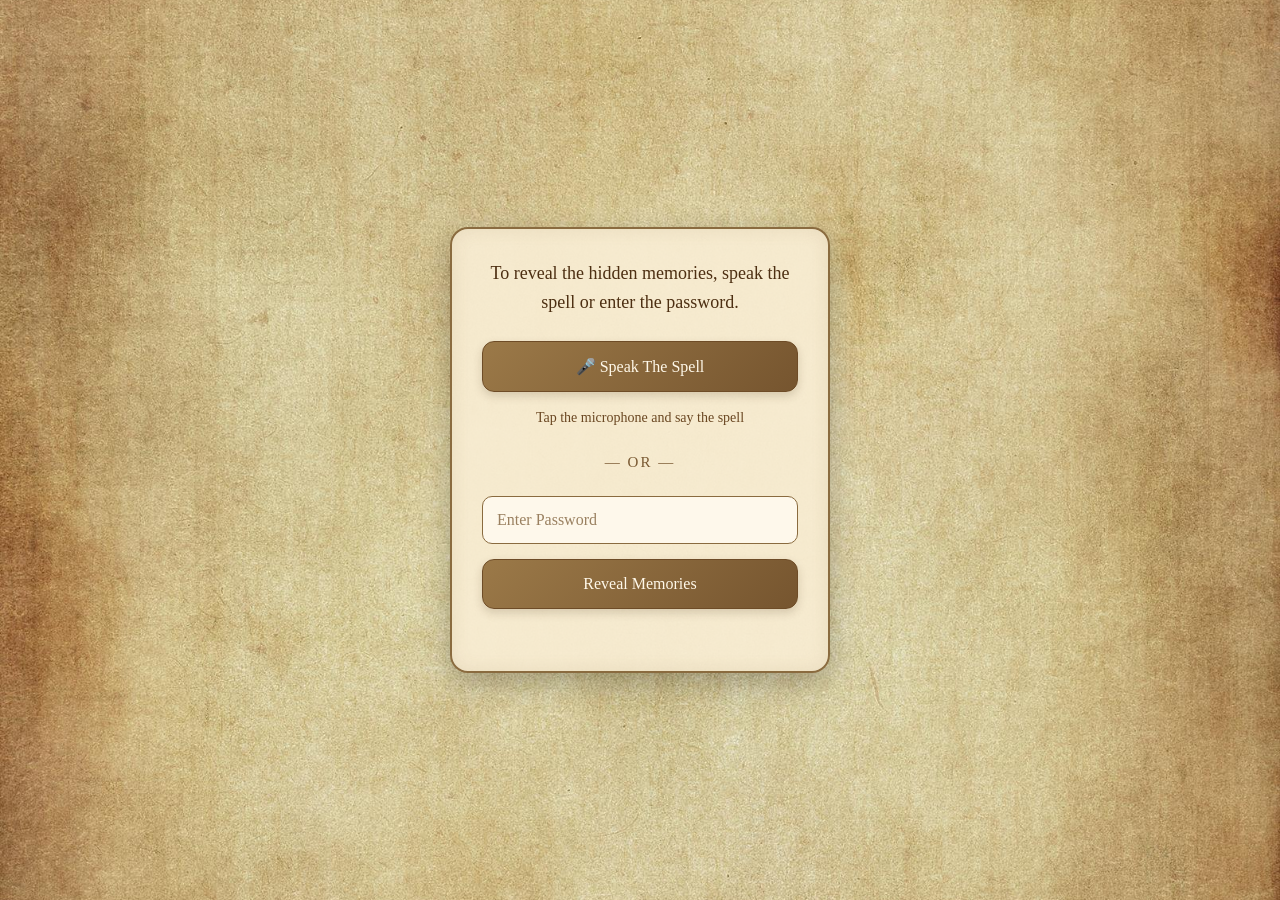
<file: index.html>
<!DOCTYPE html>
<html lang="en">

<head>
    <meta charset="UTF-8">
    <meta
        name="viewport"
        content="width=device-width, initial-scale=1.0"
    >

    <title>Mischief Managed</title>

    <link rel="stylesheet" href="spell.css">
</head>

<body>

    <!-- PASSWORD AND SPELL PAGE -->
    <div class="overlay">

        <div class="parchment">

            <p class="intro">
                To reveal the hidden memories,
                speak the spell or enter the password.
            </p>

            <!-- MICROPHONE BUTTON -->
            <button id="micBtn" type="button">
                🎤 Speak The Spell
            </button>

            <p id="spellStatus">
                Tap the microphone and say the spell
            </p>

            <!-- DIVIDER -->
            <div class="divider">
                — OR —
            </div>

            <!-- PASSWORD -->
            <input
                type="password"
                id="password"
                placeholder="Enter Password"
                autocomplete="off"
            >

            <button id="unlockBtn" type="button">
                Reveal Memories
            </button>

            <p id="error"></p>

        </div>

    </div>

    <!-- MAGICAL LOADING SCREEN -->
    <div id="loadingScreen" class="loading-screen">

        <div class="loading-content">

            <div class="magic-symbol">✦</div>

            <h1>Mischief Managed</h1>

            <p id="loadingMessage">
                Unfolding your memories...
            </p>

            <div class="loading-line">
                <span></span>
            </div>

        </div>

    </div>

    <!-- YOUR EXISTING JAVASCRIPT -->
    <script src="spell.js"></script>

</body>
</html>
</file>
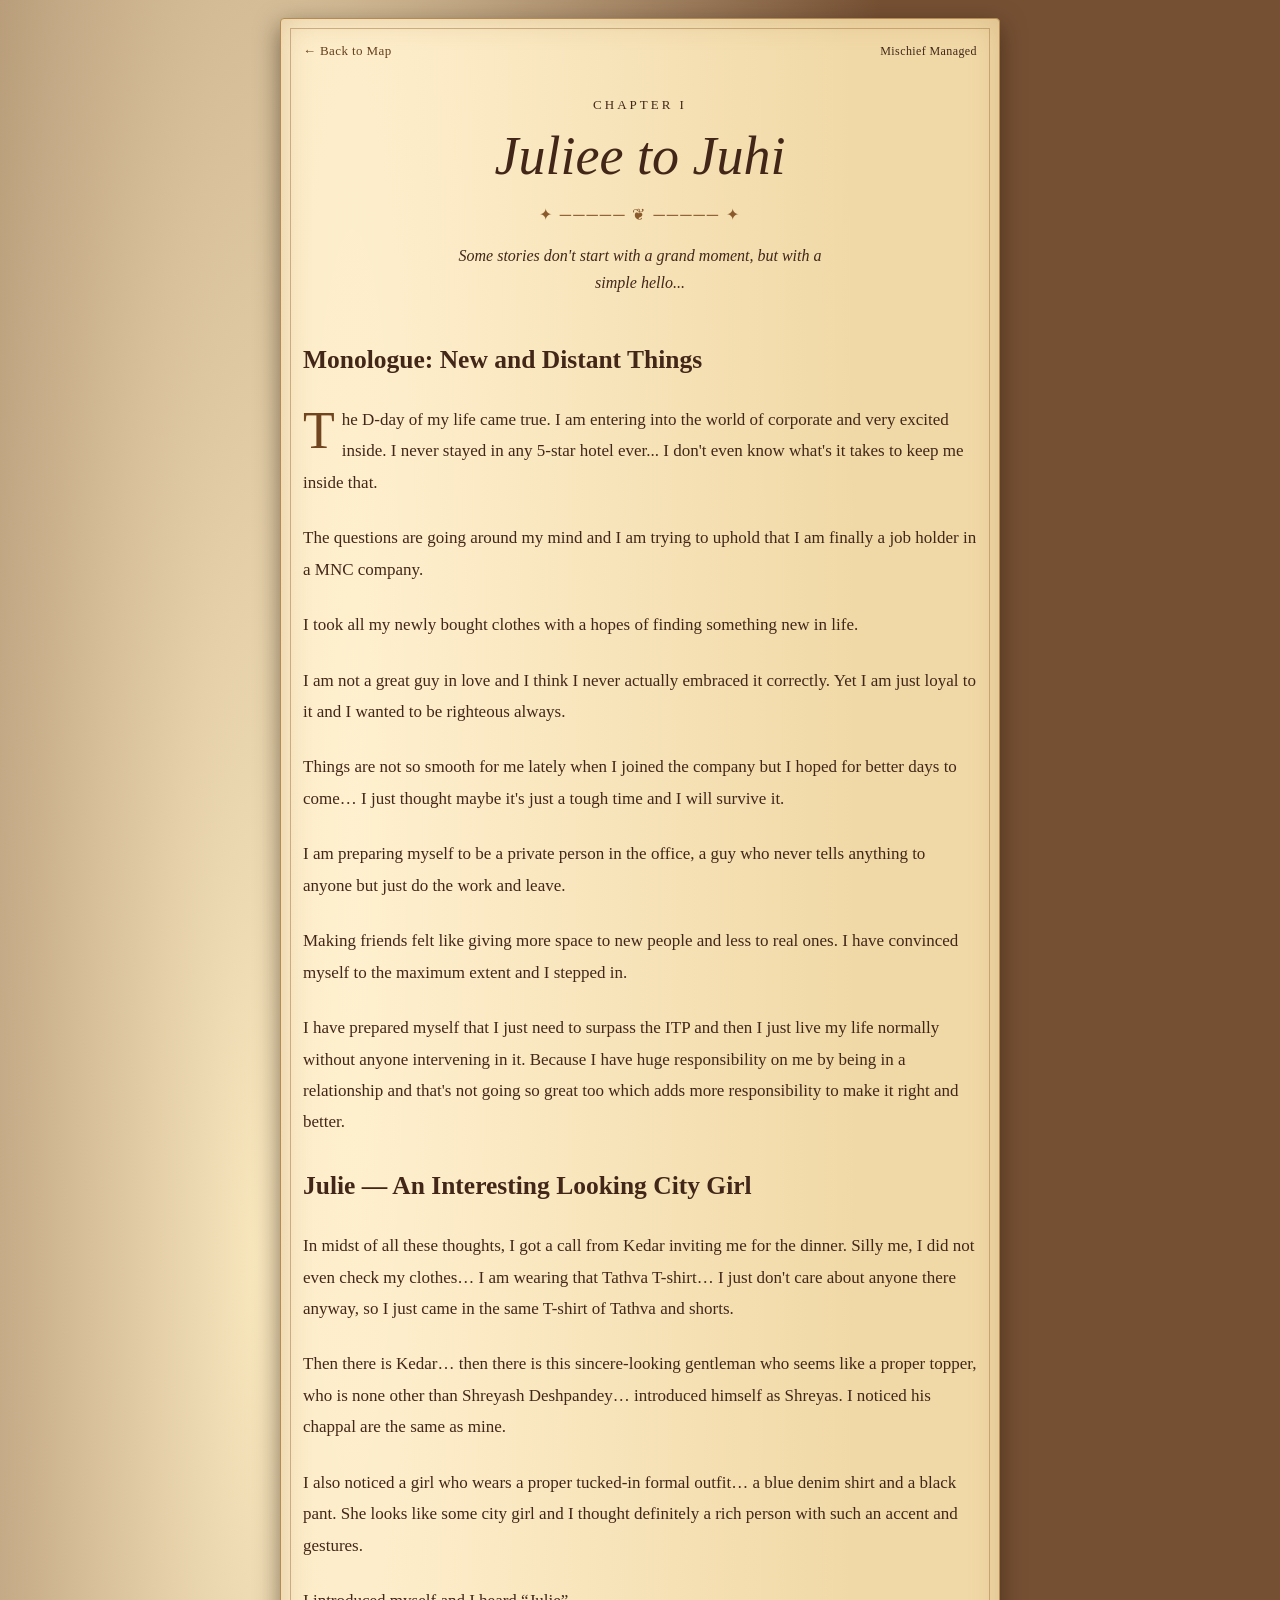
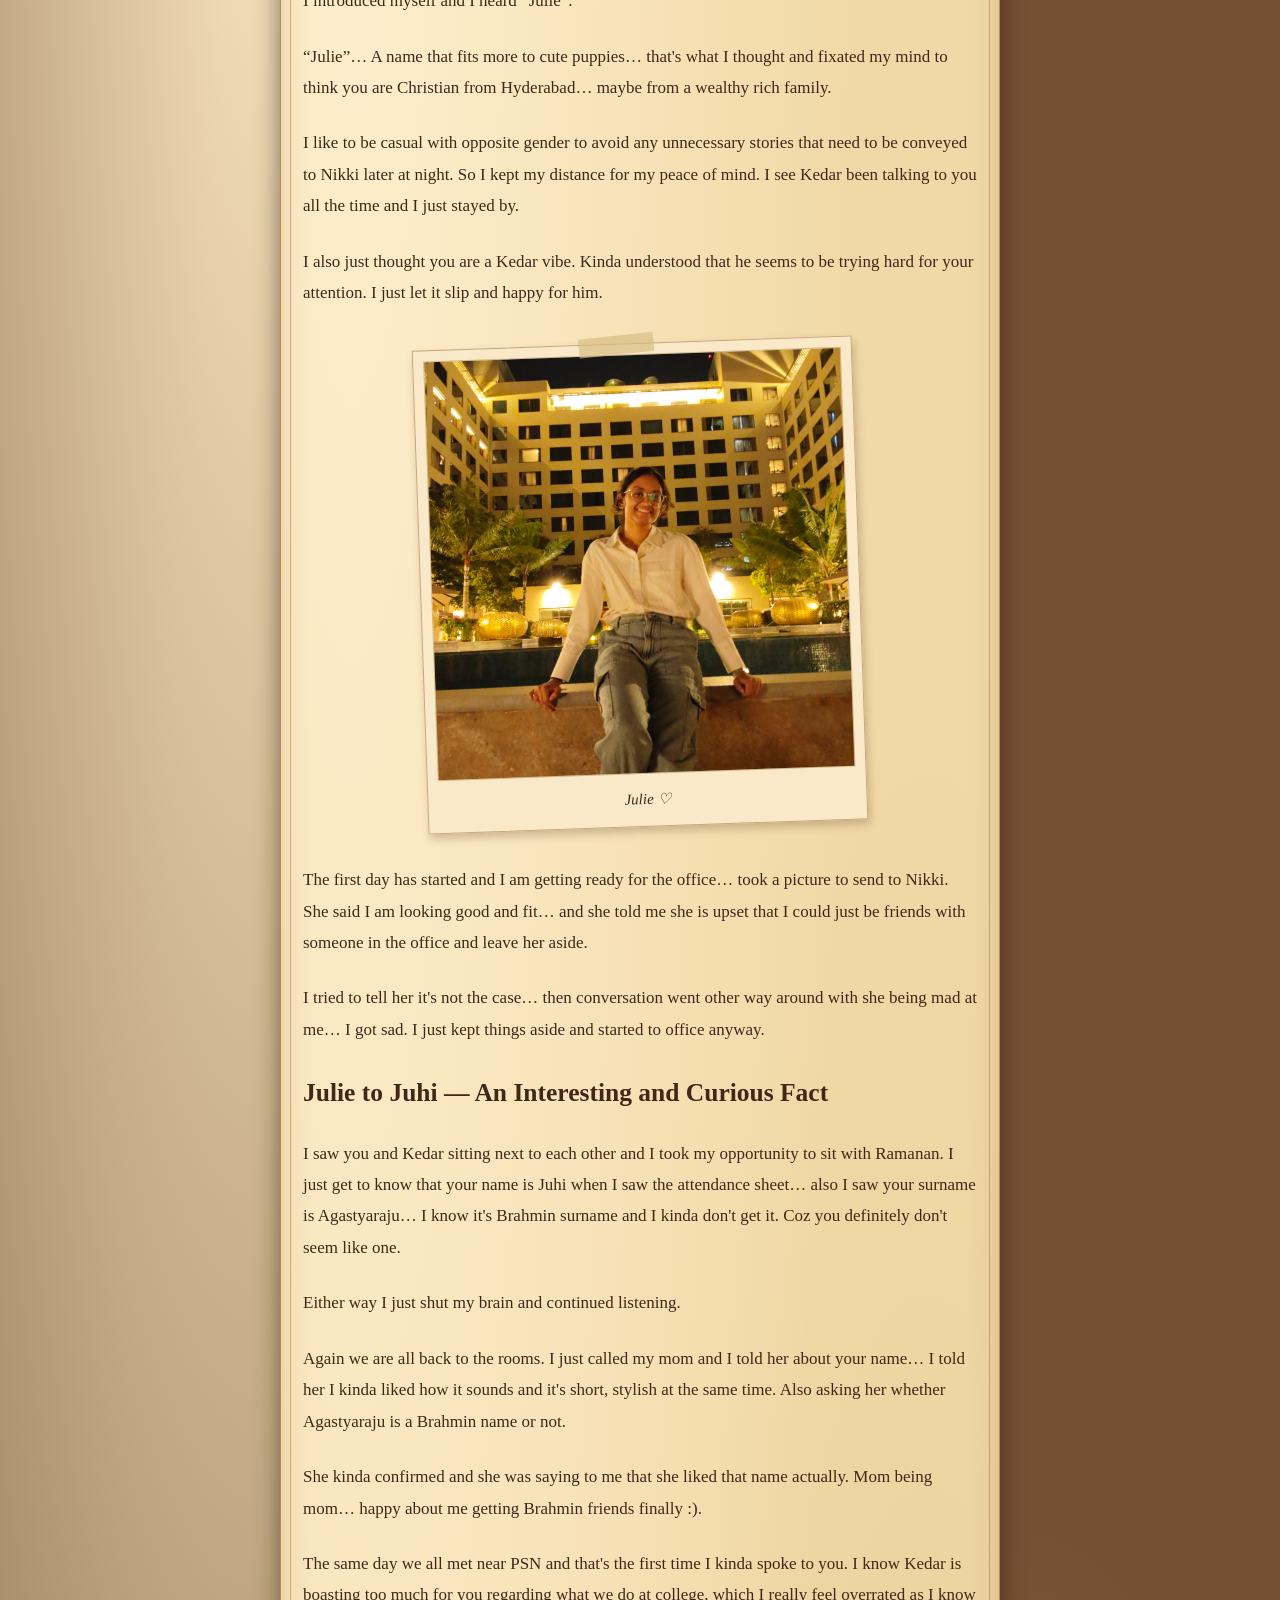
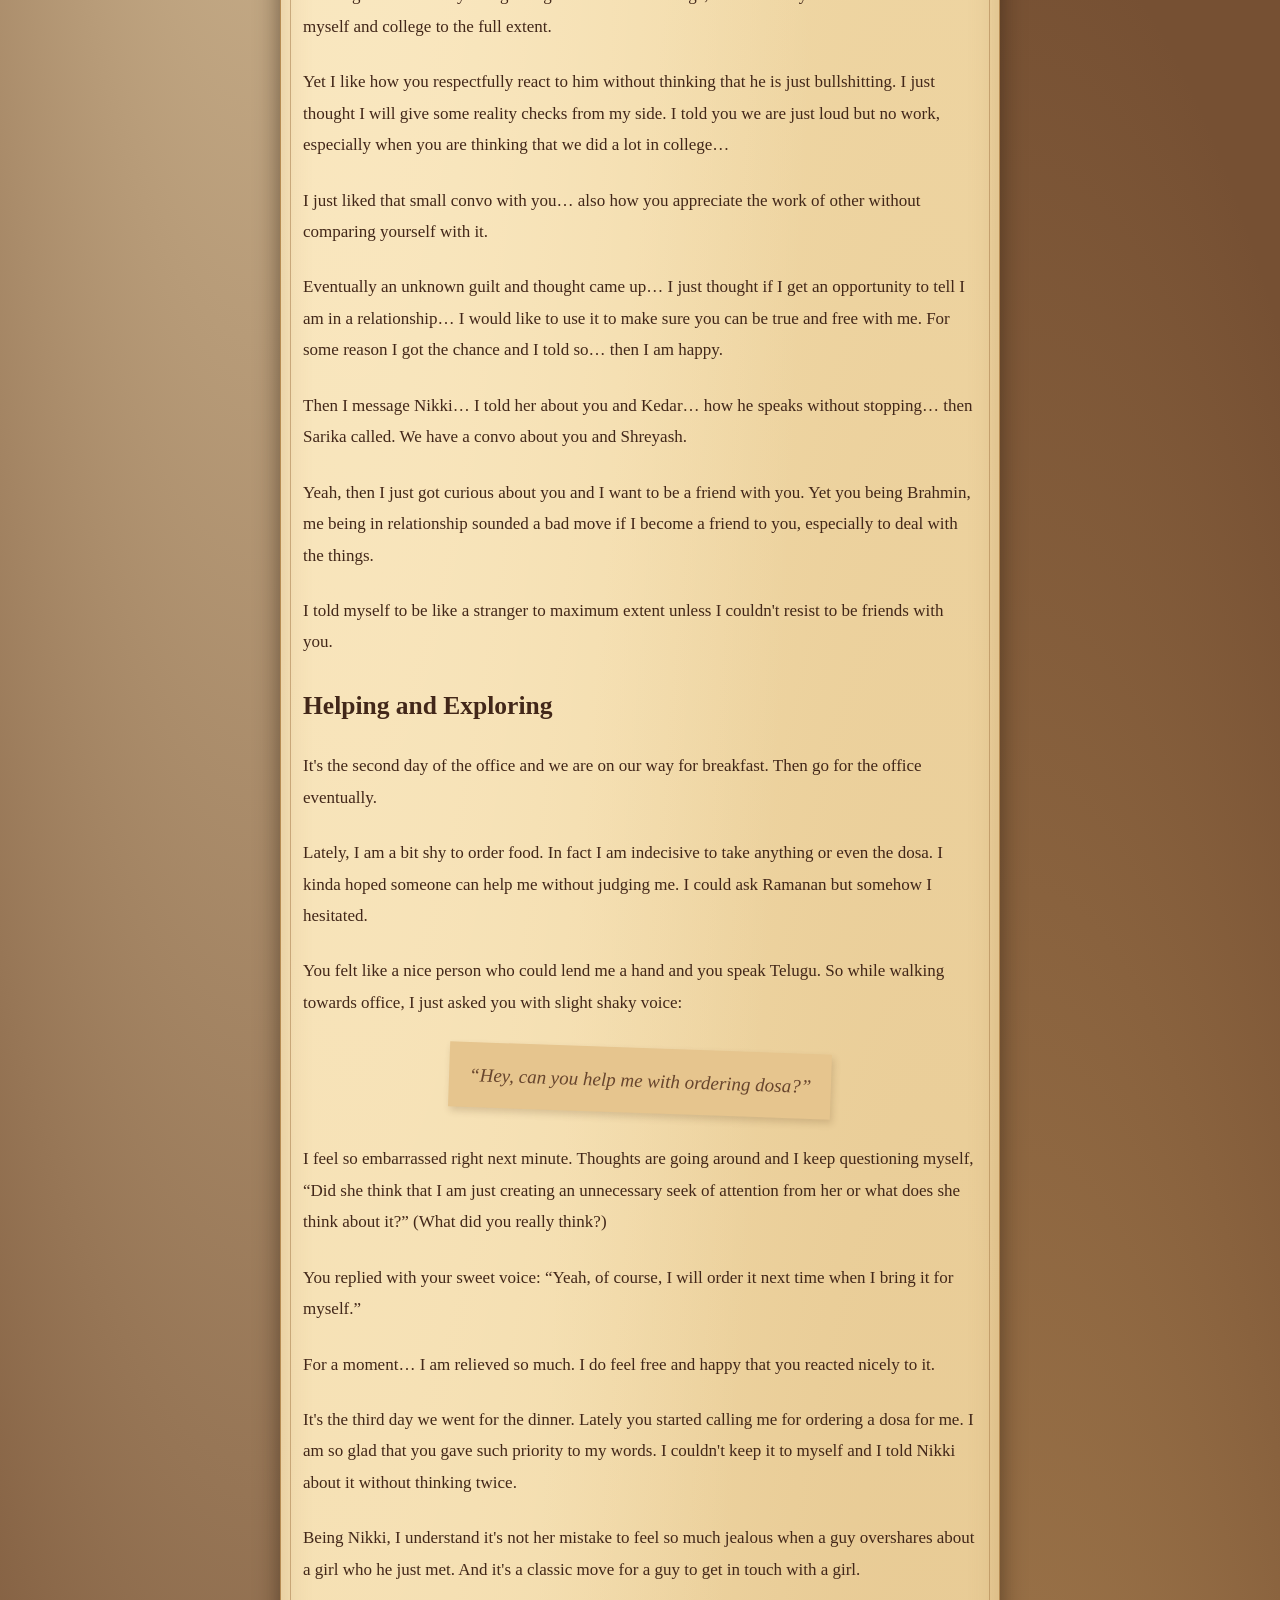
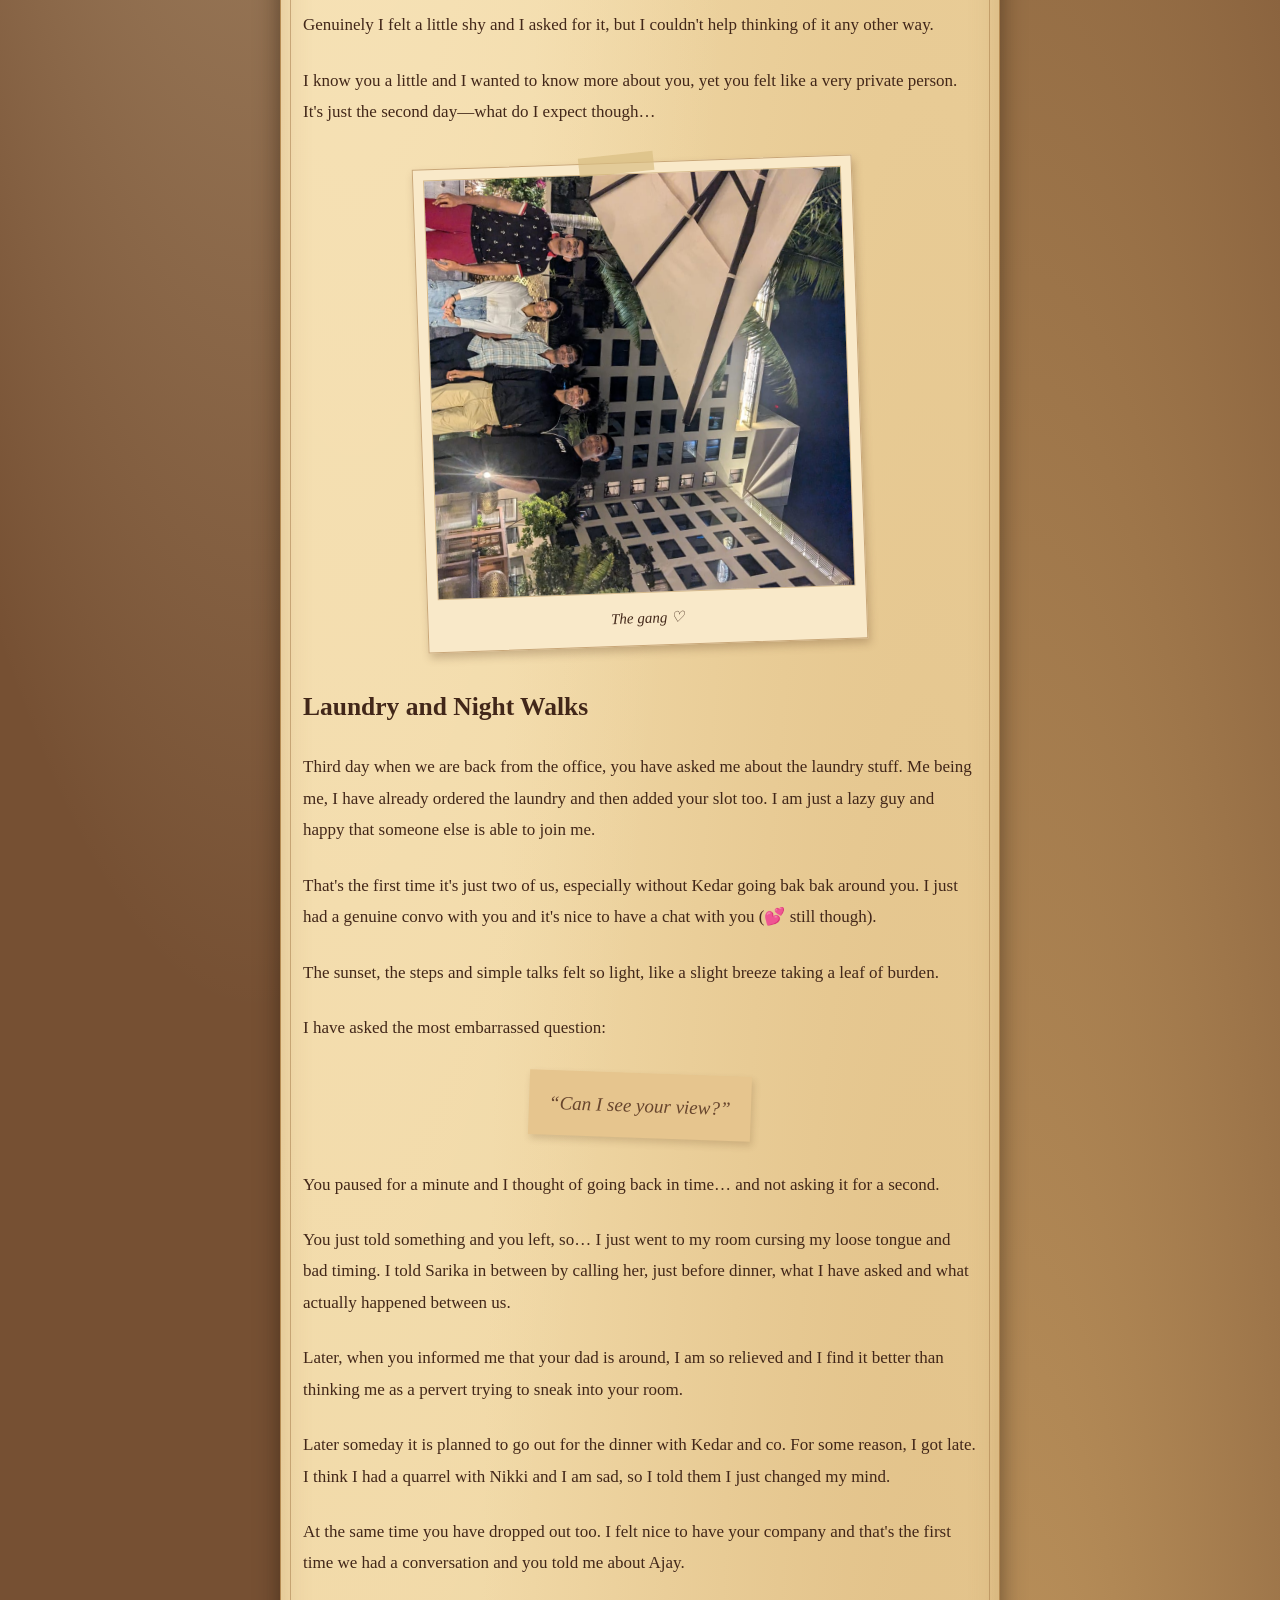
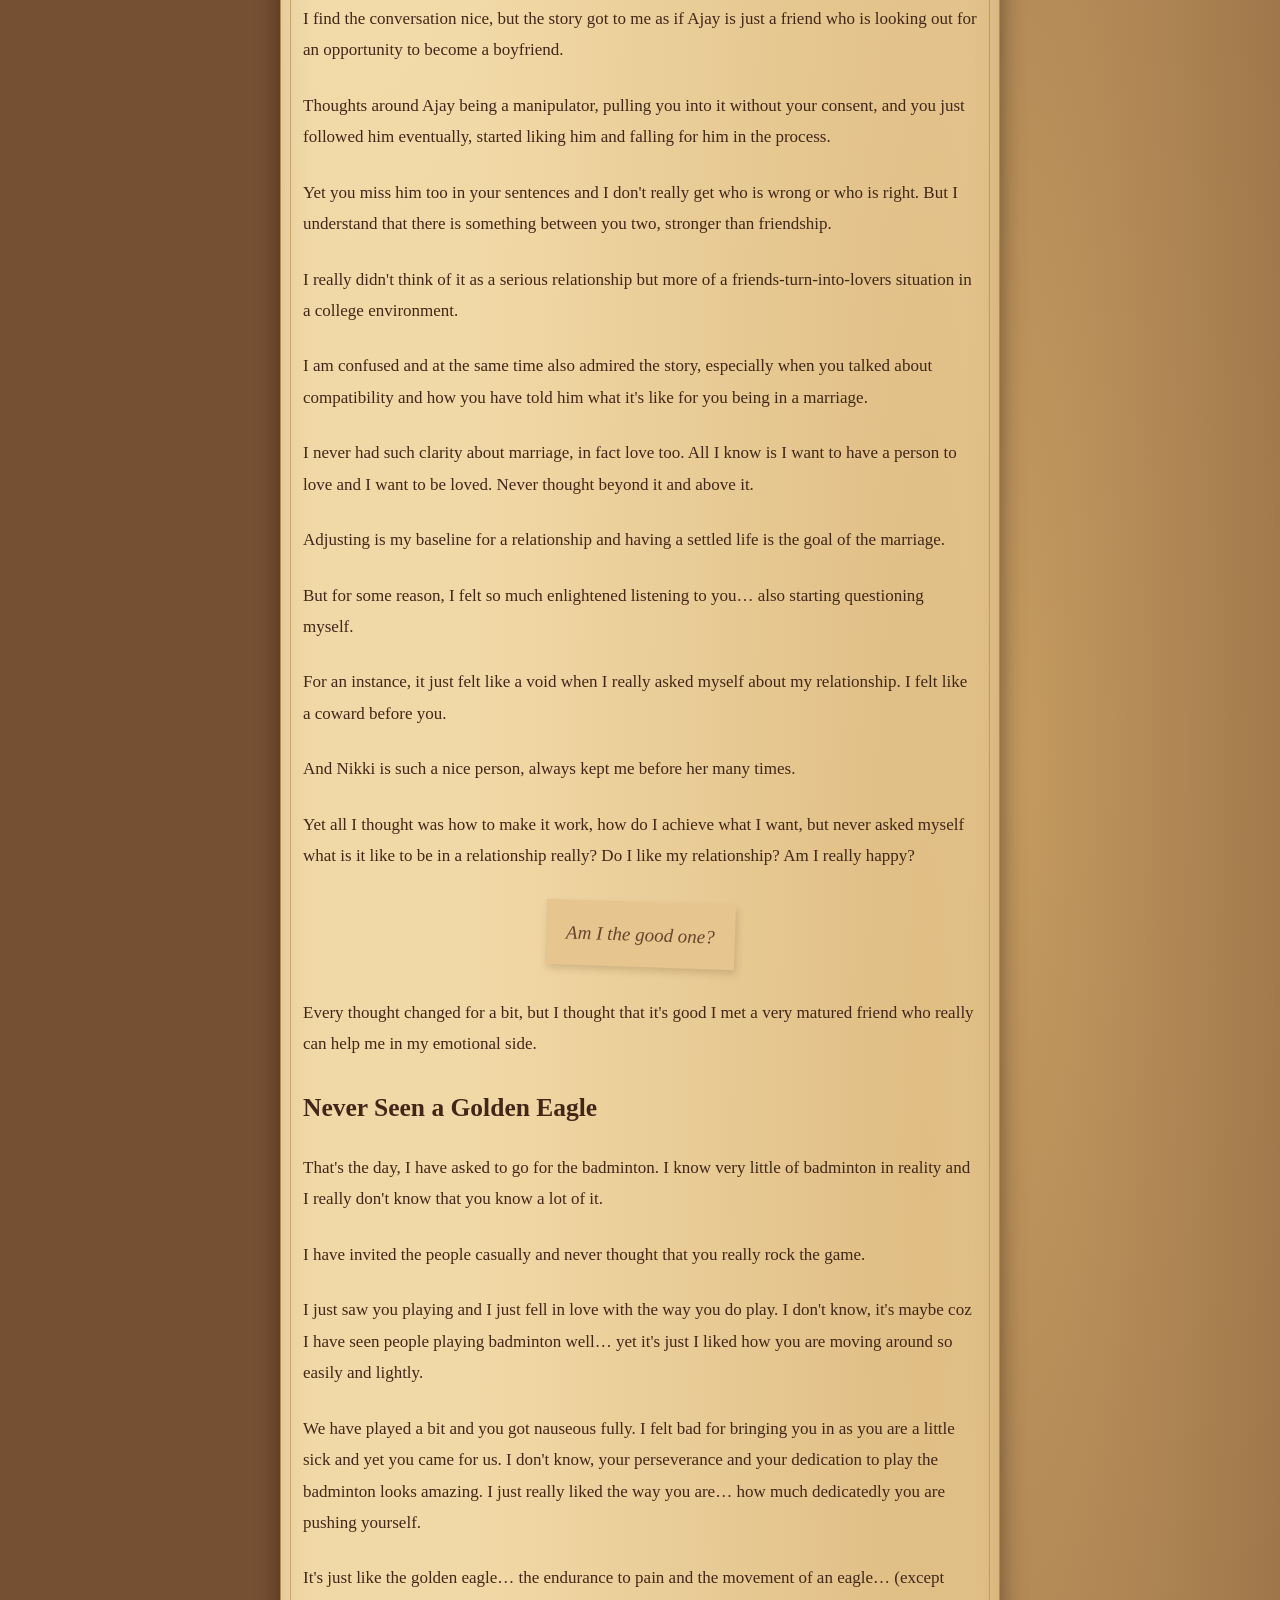
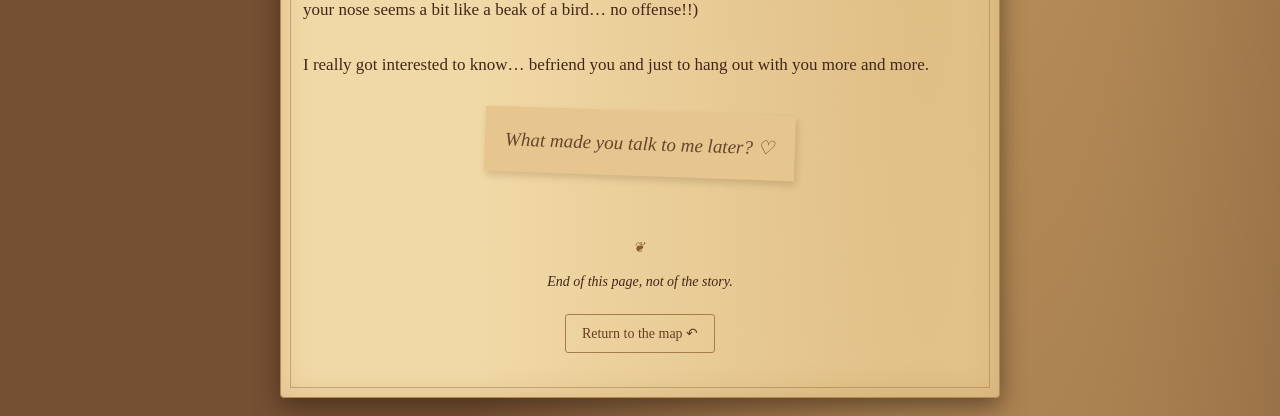
<file: chapter1.html>
<!DOCTYPE html>
<html lang="en">
<head>
  <meta charset="UTF-8">
  <meta name="viewport" content="width=device-width, initial-scale=1.0">
  <title>Mischief Managed — Chapter I</title>
  <link rel="stylesheet" href="./chapter.css?v=3">
</head>
<body>
  <main class="diary-page">

    <nav class="top-bar">
      <a href="map1.html">← Back to Map</a>
      <span>Mischief Managed</span>
    </nav>

    <header class="chapter-header">
      <p class="chapter-number">CHAPTER I</p>
      <h1>Juliee to Juhi</h1>
      <div class="divider">✦ ───── ❦ ───── ✦</div>
      <p class="subtitle">
        Some stories don't start with a grand moment,
        but with a simple hello...
      </p>
    </header>


<article class="story">

  <h2>Monologue: New and Distant Things</h2>

  <p class="dropcap">
    The D-day of my life came true. I am entering into the world of
    corporate and very excited inside. I never stayed in any 5-star
    hotel ever... I don't even know what's it takes to keep me inside that.
  </p>

  <p>
    The questions are going around my mind and I am trying to uphold
    that I am finally a job holder in a MNC company.
  </p>

  <p>
    I took all my newly bought clothes with a hopes of finding something
    new in life.
  </p>

  <p>
    I am not a great guy in love and I think I never actually embraced
    it correctly. Yet I am just loyal to it and I wanted to be righteous always.
  </p>

  <p>
    Things are not so smooth for me lately when I joined the company but
    I hoped for better days to come… I just thought maybe it's just a
    tough time and I will survive it.
  </p>

  <p>
    I am preparing myself to be a private person in the office, a guy
    who never tells anything to anyone but just do the work and leave.
  </p>

  <p>
    Making friends felt like giving more space to new people and less
    to real ones. I have convinced myself to the maximum extent and I stepped in.
  </p>

  <p>
    I have prepared myself that I just need to surpass the ITP and then
    I just live my life normally without anyone intervening in it.
    Because I have huge responsibility on me by being in a relationship
    and that's not going so great too which adds more responsibility
    to make it right and better.
  </p>

  <h2>Julie — An Interesting Looking City Girl</h2>

  <p>
    In midst of all these thoughts, I got a call from Kedar inviting me
    for the dinner. Silly me, I did not even check my clothes… I am
    wearing that Tathva T-shirt… I just don't care about anyone there
    anyway, so I just came in the same T-shirt of Tathva and shorts.
  </p>

  <p>
    Then there is Kedar… then there is this sincere-looking gentleman
    who seems like a proper topper, who is none other than Shreyash
    Deshpandey… introduced himself as Shreyas. I noticed his chappal
    are the same as mine.
  </p>

  <p>
    I also noticed a girl who wears a proper tucked-in formal outfit…
    a blue denim shirt and a black pant. She looks like some city girl
    and I thought definitely a rich person with such an accent and gestures.
  </p>

  <p>
    I introduced myself and I heard “Julie”.
  </p>

  <p>
    “Julie”… A name that fits more to cute puppies… that's what I
    thought and fixated my mind to think you are Christian from Hyderabad…
    maybe from a wealthy rich family.
  </p>

  <p>
    I like to be casual with opposite gender to avoid any unnecessary
    stories that need to be conveyed to Nikki later at night. So I kept
    my distance for my peace of mind. I see Kedar been talking to you
    all the time and I just stayed by.
  </p>

  <p>
    I also just thought you are a Kedar vibe. Kinda understood that
    he seems to be trying hard for your attention. I just let it slip
    and happy for him.
  </p>
  
<figure class="memory-photo photo-tilt-left">
  <img src="assets/julie.jpg" alt="A memory from the first dinner">
  <figcaption>Julie ♡</figcaption>
</figure>
  

  <p>
    The first day has started and I am getting ready for the office…
    took a picture to send to Nikki. She said I am looking good and fit…
    and she told me she is upset that I could just be friends with
    someone in the office and leave her aside.
  </p>

  <p>
    I tried to tell her it's not the case… then conversation went
    other way around with she being mad at me… I got sad. I just kept
    things aside and started to office anyway.
  </p>

  <h2>Julie to Juhi — An Interesting and Curious Fact</h2>

  <p>
    I saw you and Kedar sitting next to each other and I took my
    opportunity to sit with Ramanan. I just get to know that your name
    is Juhi when I saw the attendance sheet… also I saw your surname
    is Agastyaraju… I know it's Brahmin surname and I kinda don't get it.
    Coz you definitely don't seem like one.
  </p>

  <p>
    Either way I just shut my brain and continued listening.
  </p>

  <p>
    Again we are all back to the rooms. I just called my mom and I told
    her about your name… I told her I kinda liked how it sounds and
    it's short, stylish at the same time. Also asking her whether
    Agastyaraju is a Brahmin name or not.
  </p>

  <p>
    She kinda confirmed and she was saying to me that she liked that
    name actually. Mom being mom… happy about me getting Brahmin friends finally :).
  </p>

  <p>
    The same day we all met near PSN and that's the first time I kinda
    spoke to you. I know Kedar is boasting too much for you regarding
    what we do at college, which I really feel overrated as I know
    myself and college to the full extent.
  </p>

  <p>
    Yet I like how you respectfully react to him without thinking that
    he is just bullshitting. I just thought I will give some reality
    checks from my side. I told you we are just loud but no work,
    especially when you are thinking that we did a lot in college…
  </p>

  <p>
    I just liked that small convo with you… also how you appreciate
    the work of other without comparing yourself with it.
  </p>

  <p>
    Eventually an unknown guilt and thought came up… I just thought
    if I get an opportunity to tell I am in a relationship… I would
    like to use it to make sure you can be true and free with me.
    For some reason I got the chance and I told so… then I am happy.
  </p>

  <p>
    Then I message Nikki… I told her about you and Kedar… how he speaks
    without stopping… then Sarika called. We have a convo about you
    and Shreyash.
  </p>

  <p>
    Yeah, then I just got curious about you and I want to be a friend
    with you. Yet you being Brahmin, me being in relationship sounded
    a bad move if I become a friend to you, especially to deal with the things.
  </p>

  <p>
    I told myself to be like a stranger to maximum extent unless I
    couldn't resist to be friends with you.
  </p>

  <h2>Helping and Exploring</h2>

  <p>
    It's the second day of the office and we are on our way for
    breakfast. Then go for the office eventually.
  </p>

  <p>
    Lately, I am a bit shy to order food. In fact I am indecisive to
    take anything or even the dosa. I kinda hoped someone can help me
    without judging me. I could ask Ramanan but somehow I hesitated.
  </p>

  <p>
    You felt like a nice person who could lend me a hand and you speak
    Telugu. So while walking towards office, I just asked you with
    slight shaky voice:
  </p>

  <div class="handwritten-note">
    “Hey, can you help me with ordering dosa?”
  </div>

  <p>
    I feel so embarrassed right next minute. Thoughts are going around
    and I keep questioning myself, “Did she think that I am just creating
    an unnecessary seek of attention from her or what does she think
    about it?” (What did you really think?)
  </p>

  <p>
    You replied with your sweet voice: “Yeah, of course, I will order
    it next time when I bring it for myself.”
  </p>

  <p>
    For a moment… I am relieved so much. I do feel free and happy that
    you reacted nicely to it.
  </p>

  <p>
    It's the third day we went for the dinner. Lately you started
    calling me for ordering a dosa for me. I am so glad that you gave
    such priority to my words. I couldn't keep it to myself and I told
    Nikki about it without thinking twice.
  </p>

  <p>
    Being Nikki, I understand it's not her mistake to feel so much
    jealous when a guy overshares about a girl who he just met.
    And it's a classic move for a guy to get in touch with a girl.
  </p>

  <p>
    Genuinely I felt a little shy and I asked for it, but I couldn't
    help thinking of it any other way.
  </p>

  <p>
    I know you a little and I wanted to know more about you, yet you
    felt like a very private person. It's just the second day—what
    do I expect though…
  </p>

  

<figure class="memory-photo photo-tilt-left">
  <img src="assets/group.jpg" alt="A memory from the first dinner">
  <figcaption>The gang ♡</figcaption>
</figure>

  <h2>Laundry and Night Walks</h2>

  <p>
    Third day when we are back from the office, you have asked me about
    the laundry stuff. Me being me, I have already ordered the laundry
    and then added your slot too. I am just a lazy guy and happy that
    someone else is able to join me.
  </p>

  <p>
    That's the first time it's just two of us, especially without
    Kedar going bak bak around you. I just had a genuine convo with
    you and it's nice to have a chat with you (💕 still though).
  </p>

  <p>
    The sunset, the steps and simple talks felt so light, like a
    slight breeze taking a leaf of burden.
  </p>

  <p>
    I have asked the most embarrassed question:
  </p>

  <div class="handwritten-note">
    “Can I see your view?”
  </div>

  <p>
    You paused for a minute and I thought of going back in time…
    and not asking it for a second.
  </p>

  <p>
    You just told something and you left, so… I just went to my room
    cursing my loose tongue and bad timing. I told Sarika in between
    by calling her, just before dinner, what I have asked and what
    actually happened between us.
  </p>

  <p>
    Later, when you informed me that your dad is around, I am so
    relieved and I find it better than thinking me as a pervert trying
    to sneak into your room.
  </p>

  <p>
    Later someday it is planned to go out for the dinner with Kedar
    and co. For some reason, I got late. I think I had a quarrel with
    Nikki and I am sad, so I told them I just changed my mind.
  </p>

  <p>
    At the same time you have dropped out too. I felt nice to have your
    company and that's the first time we had a conversation and you
    told me about Ajay.
  </p>

  <p>
    I find the conversation nice, but the story got to me as if Ajay
    is just a friend who is looking out for an opportunity to become
    a boyfriend.
  </p>

  <p>
    Thoughts around Ajay being a manipulator, pulling you into it
    without your consent, and you just followed him eventually,
    started liking him and falling for him in the process.
  </p>

  <p>
    Yet you miss him too in your sentences and I don't really get who
    is wrong or who is right. But I understand that there is something
    between you two, stronger than friendship.
  </p>

  <p>
    I really didn't think of it as a serious relationship but more of
    a friends-turn-into-lovers situation in a college environment.
  </p>

  <p>
    I am confused and at the same time also admired the story,
    especially when you talked about compatibility and how you have
    told him what it's like for you being in a marriage.
  </p>

  <p>
    I never had such clarity about marriage, in fact love too.
    All I know is I want to have a person to love and I want to be
    loved. Never thought beyond it and above it.
  </p>

  <p>
    Adjusting is my baseline for a relationship and having a settled
    life is the goal of the marriage.
  </p>

  <p>
    But for some reason, I felt so much enlightened listening to you…
    also starting questioning myself.
  </p>

  <p>
    For an instance, it just felt like a void when I really asked
    myself about my relationship. I felt like a coward before you.
  </p>

  <p>
    And Nikki is such a nice person, always kept me before her many times.
  </p>

  <p>
    Yet all I thought was how to make it work, how do I achieve what
    I want, but never asked myself what is it like to be in a relationship
    really? Do I like my relationship? Am I really happy?
  </p>

  <div class="handwritten-note">
    Am I the good one?
  </div>

  <p>
    Every thought changed for a bit, but I thought that it's good I
    met a very matured friend who really can help me in my emotional side.
  </p>

  <h2>Never Seen a Golden Eagle</h2>

  <p>
    That's the day, I have asked to go for the badminton. I know very
    little of badminton in reality and I really don't know that you
    know a lot of it.
  </p>

  <p>
    I have invited the people casually and never thought that you
    really rock the game.
  </p>

  <p>
    I just saw you playing and I just fell in love with the way you
    do play. I don't know, it's maybe coz I have seen people playing
    badminton well… yet it's just I liked how you are moving around
    so easily and lightly.
  </p>

  <p>
    We have played a bit and you got nauseous fully. I felt bad for
    bringing you in as you are a little sick and yet you came for us.
    I don't know, your perseverance and your dedication to play the
    badminton looks amazing. I just really liked the way you are…
    how much dedicatedly you are pushing yourself.
  </p>

  <p>
    It's just like the golden eagle… the endurance to pain and the
    movement of an eagle… (except your nose seems a bit like a beak
    of a bird… no offense!!)
  </p>

  <p>
    I really got interested to know… befriend you and just to hang
    out with you more and more.
  </p>

  <div class="handwritten-note">
    What made you talk to me later? ♡
  </div>

</article>

    <footer class="diary-footer">
      <div class="divider">❦</div>
      <p>End of this page, not of the story.</p>
      <a class="return-link" href="map1.html">
        Return to the map ↶
      </a>
    </footer>

  </main>
</body>
</html>
</file>
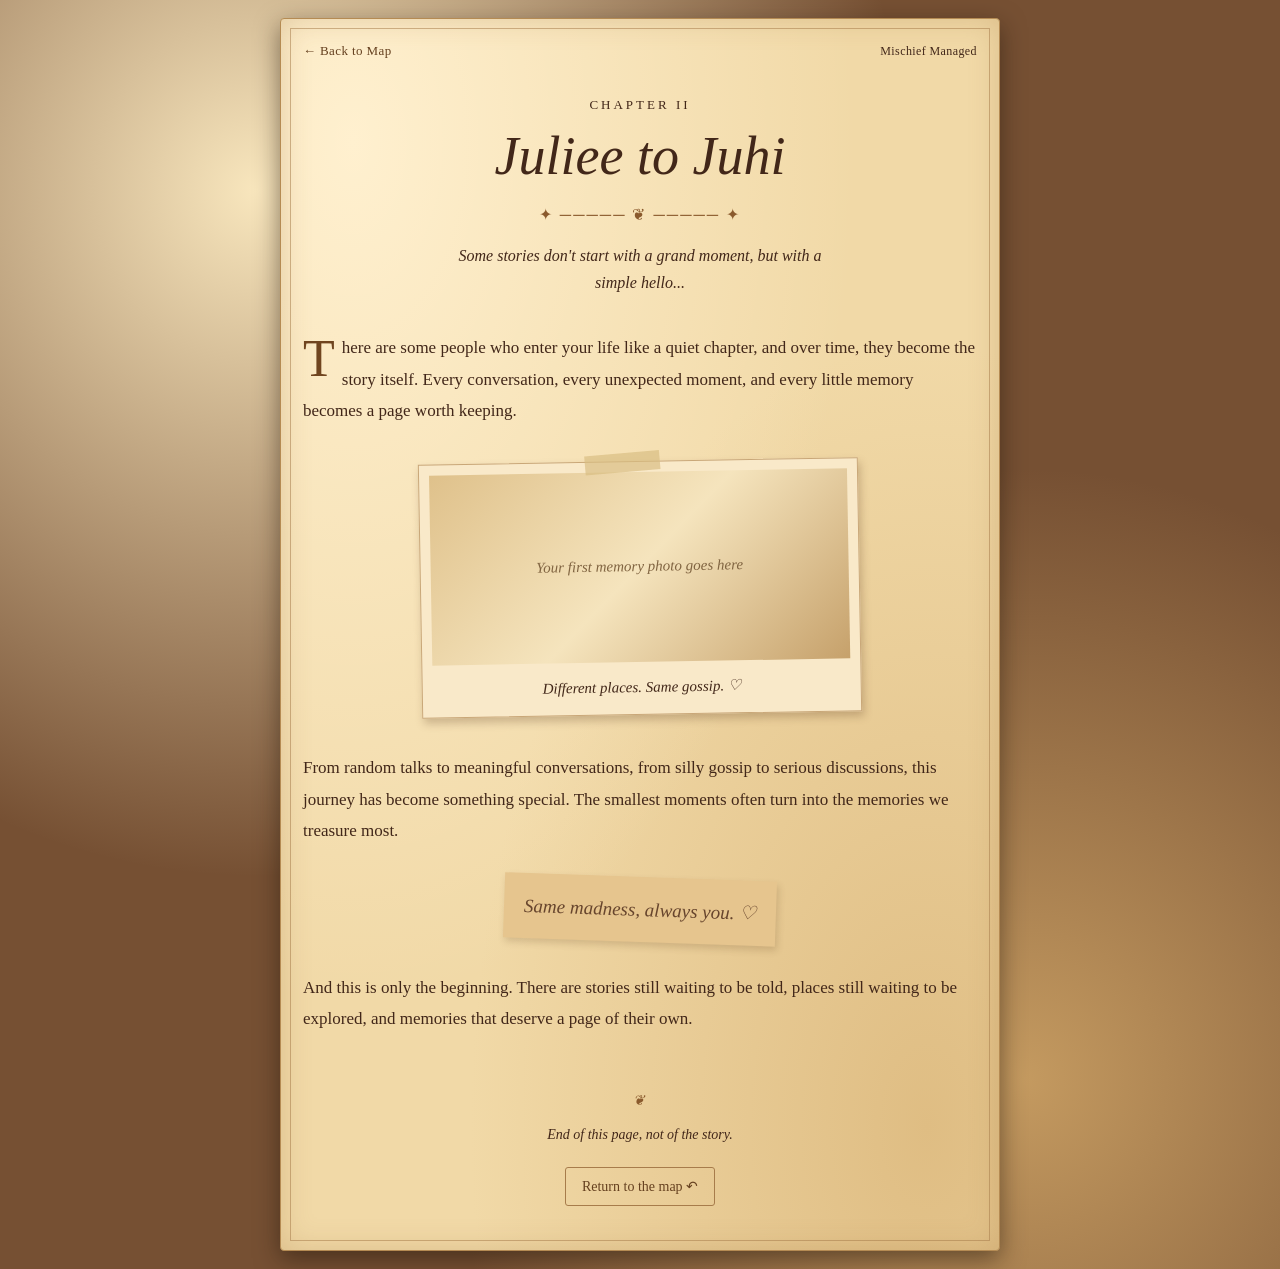
<file: Chapter2.html>
<!DOCTYPE html>
<html lang="en">
<head>
  <meta charset="UTF-8">
  <meta name="viewport" content="width=device-width, initial-scale=1.0">
  <title>Mischief Managed — Chapter II</title>
  <link rel="stylesheet" href="chapter.css">
</head>

<body>
  <main class="diary-page">

    <nav class="top-bar">
      <a href="map1.html">← Back to Map</a>
      <span>Mischief Managed</span>
    </nav>

    <header class="chapter-header">
      <p class="chapter-number">CHAPTER II</p>
      <h1>Juliee to Juhi</h1>
      <div class="divider">✦ ───── ❦ ───── ✦</div>
      <p class="subtitle">
        Some stories don't start with a grand moment,
        but with a simple hello...
      </p>
    </header>

    <article class="story">

      <p class="dropcap">
        There are some people who enter your life like a
        quiet chapter, and over time, they become the story
        itself. Every conversation, every unexpected moment,
        and every little memory becomes a page worth keeping.
      </p>

      <figure class="memory-photo">
        <div class="photo-placeholder">
          Your first memory photo goes here
        </div>
        <figcaption>
          Different places. Same gossip. ♡
        </figcaption>
      </figure>

      <p>
        From random talks to meaningful conversations,
        from silly gossip to serious discussions, this
        journey has become something special. The smallest
        moments often turn into the memories we treasure most.
      </p>

      <div class="handwritten-note">
        Same madness, always you. ♡
      </div>

      <p>
        And this is only the beginning. There are stories
        still waiting to be told, places still waiting to
        be explored, and memories that deserve a page of
        their own.
      </p>

    </article>

    <footer class="diary-footer">
      <div class="divider">❦</div>
      <p>End of this page, not of the story.</p>
      <a class="return-link" href="map1.html">
        Return to the map ↶
      </a>
    </footer>

  </main>
</body>
</html>
</file>
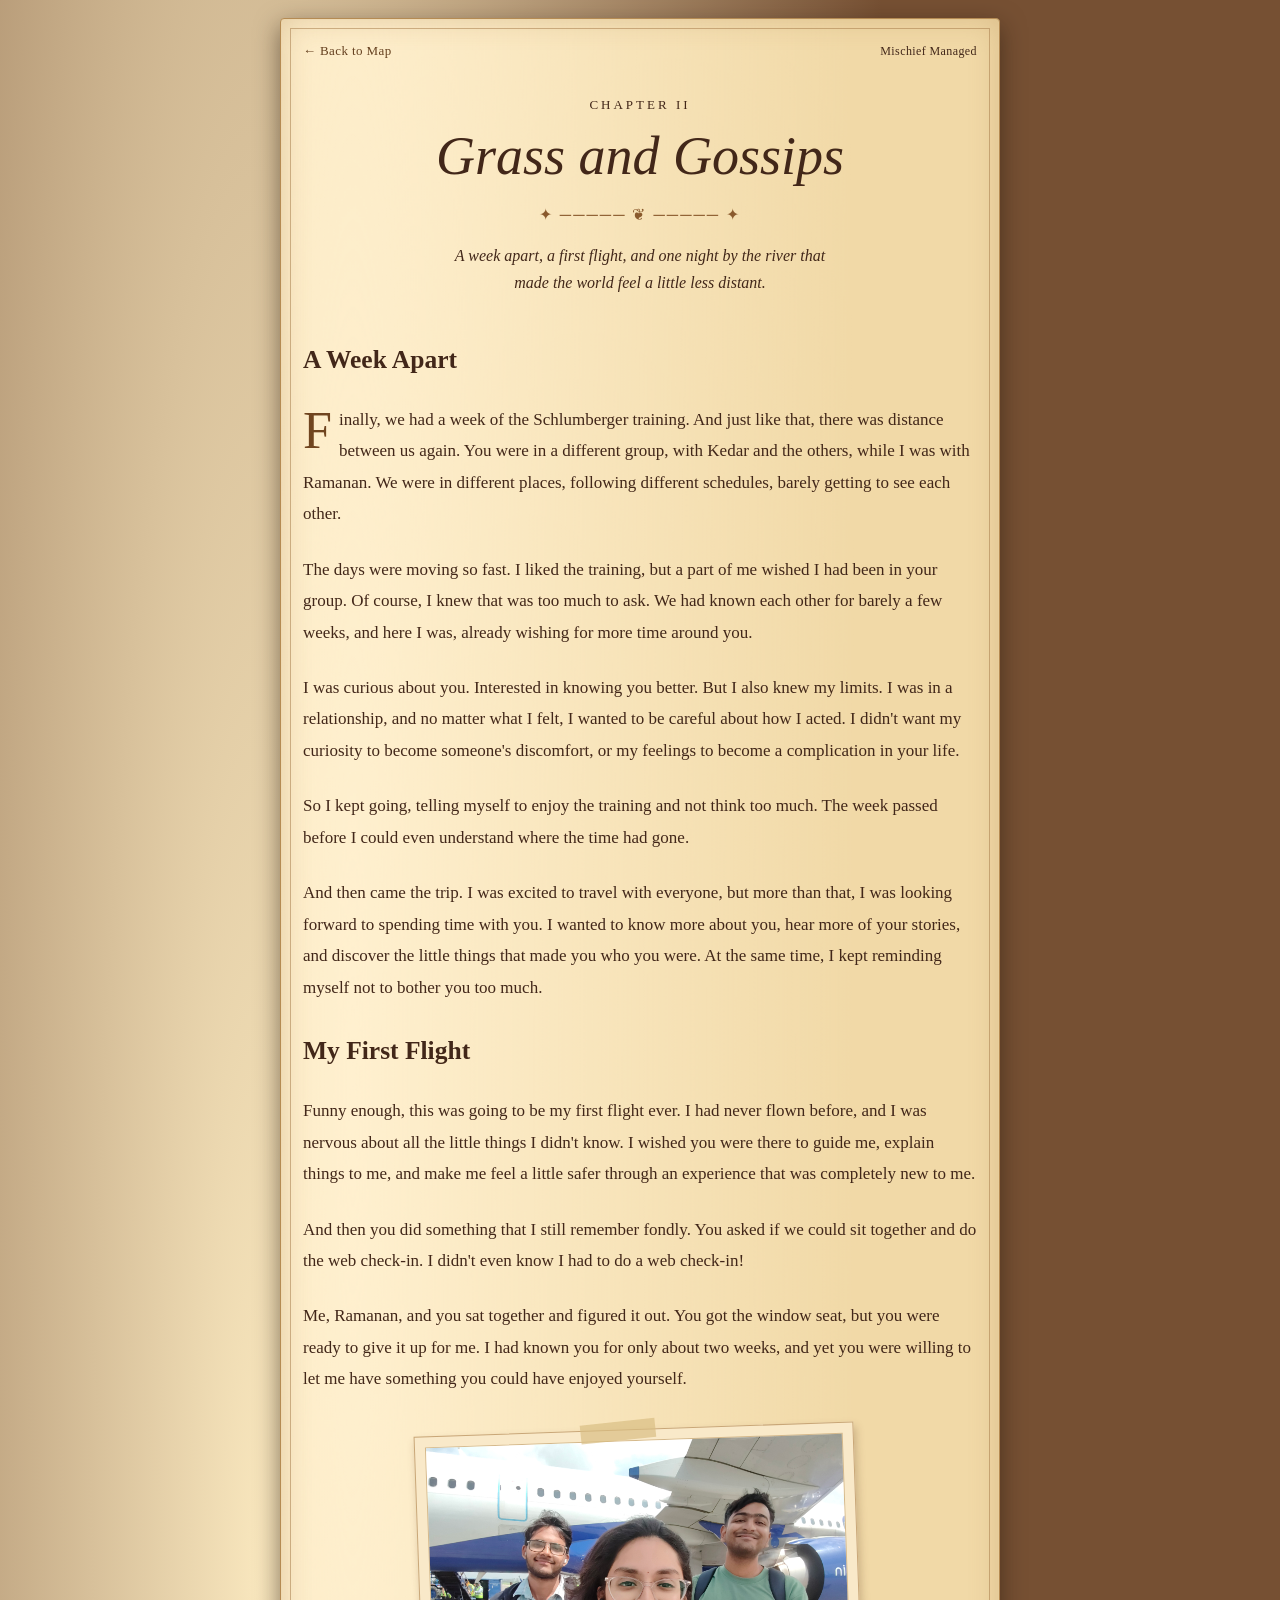
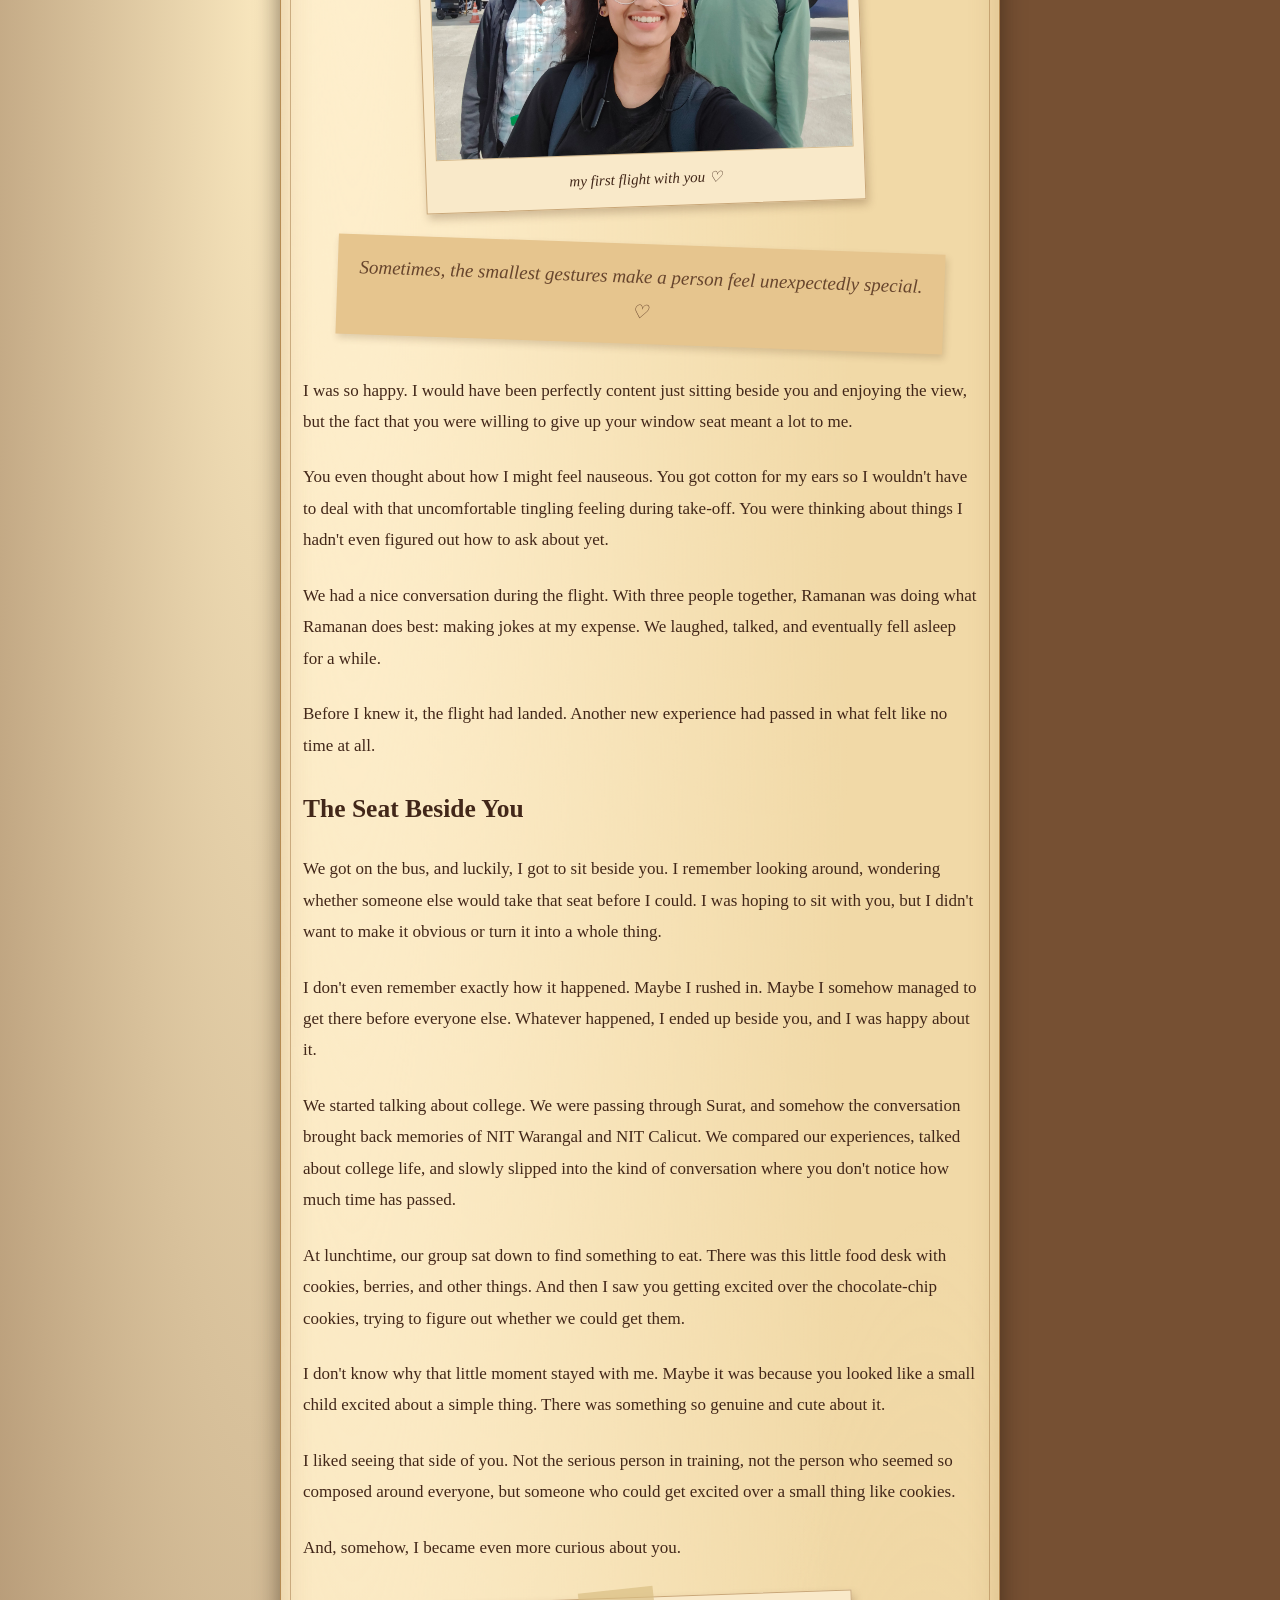
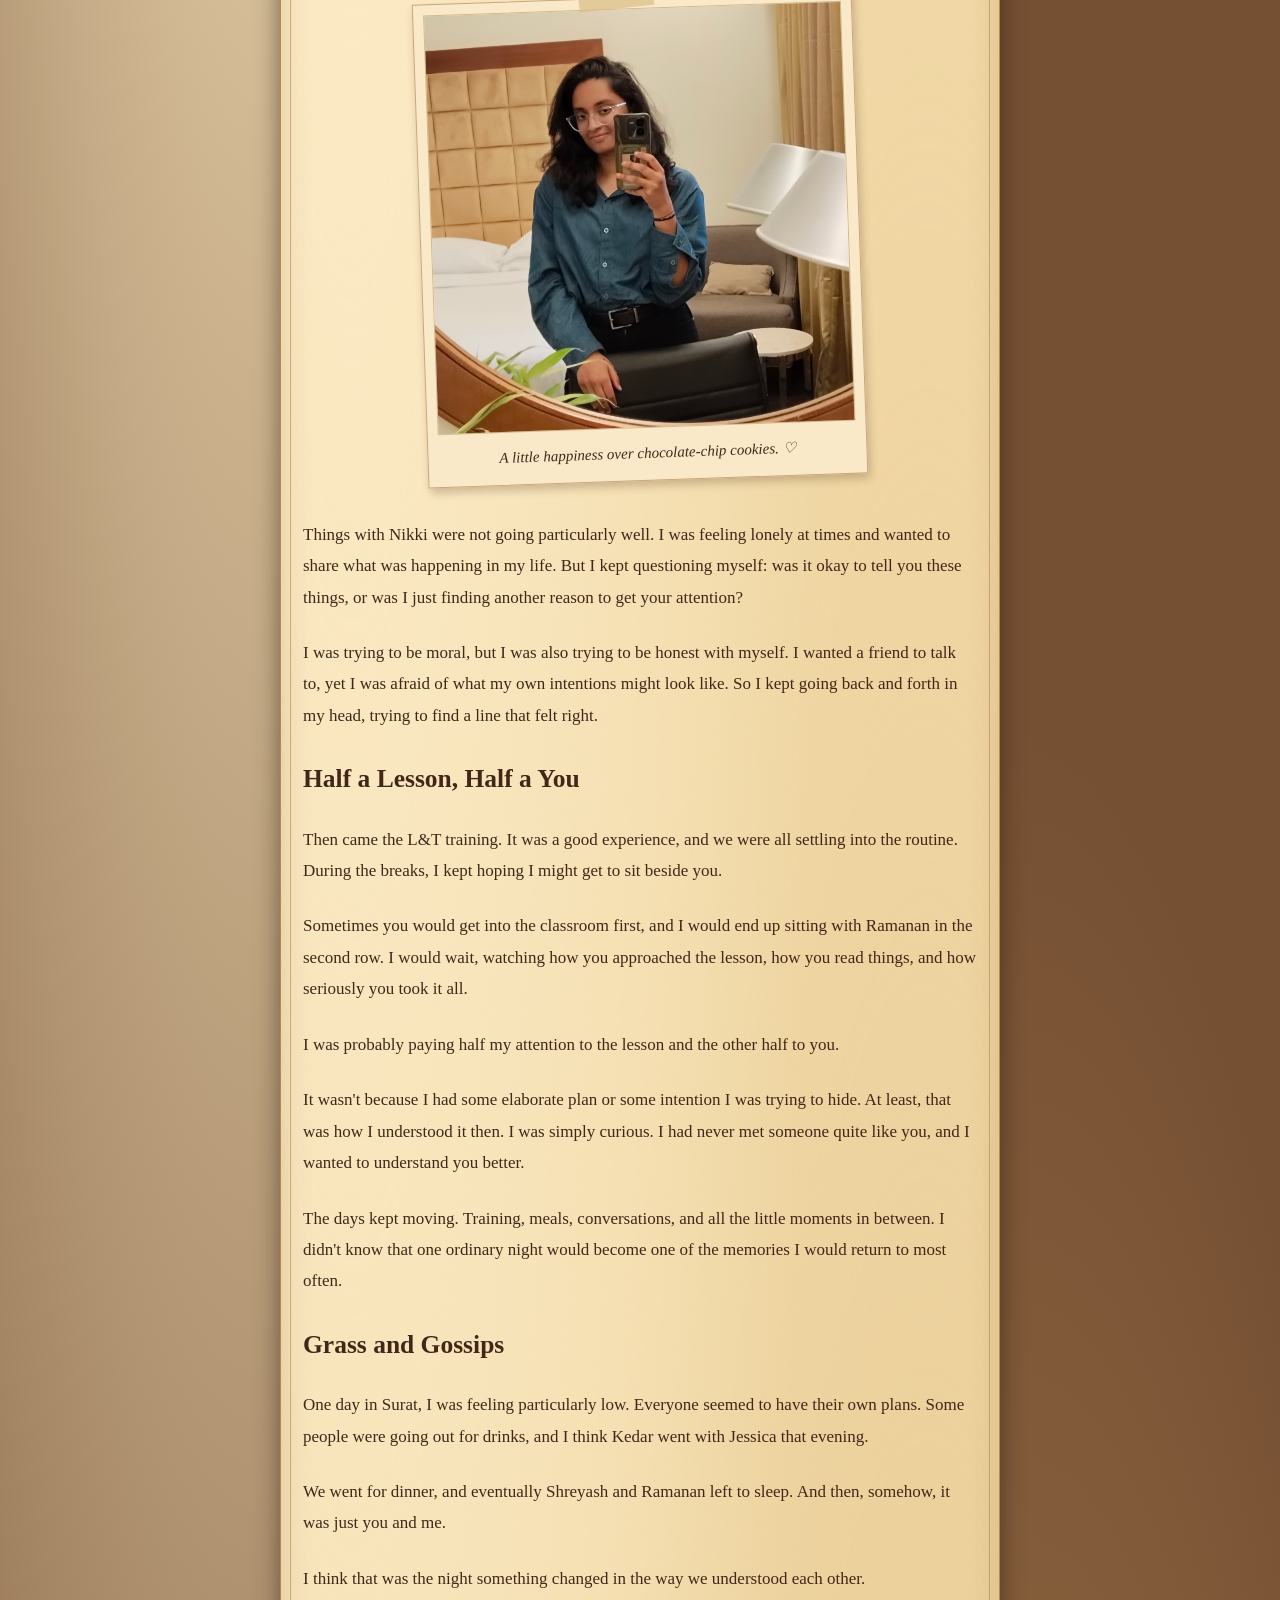
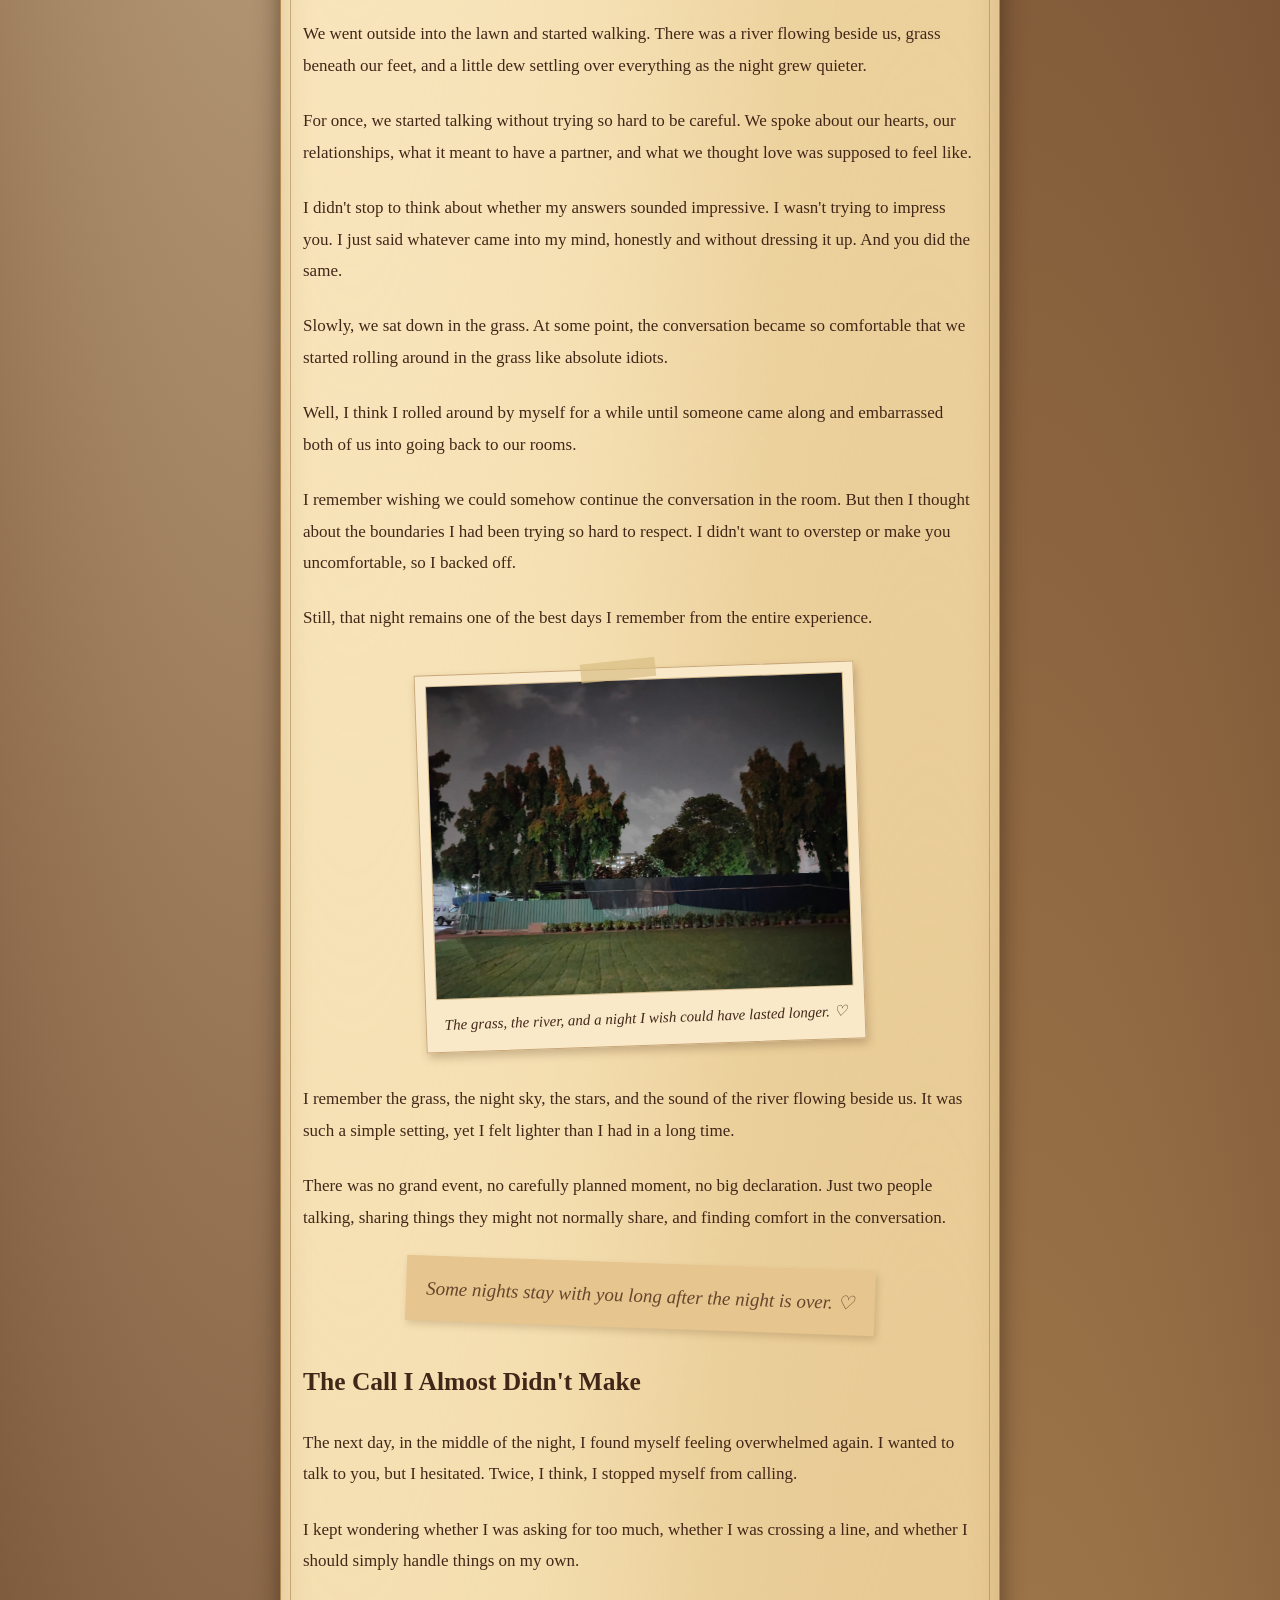
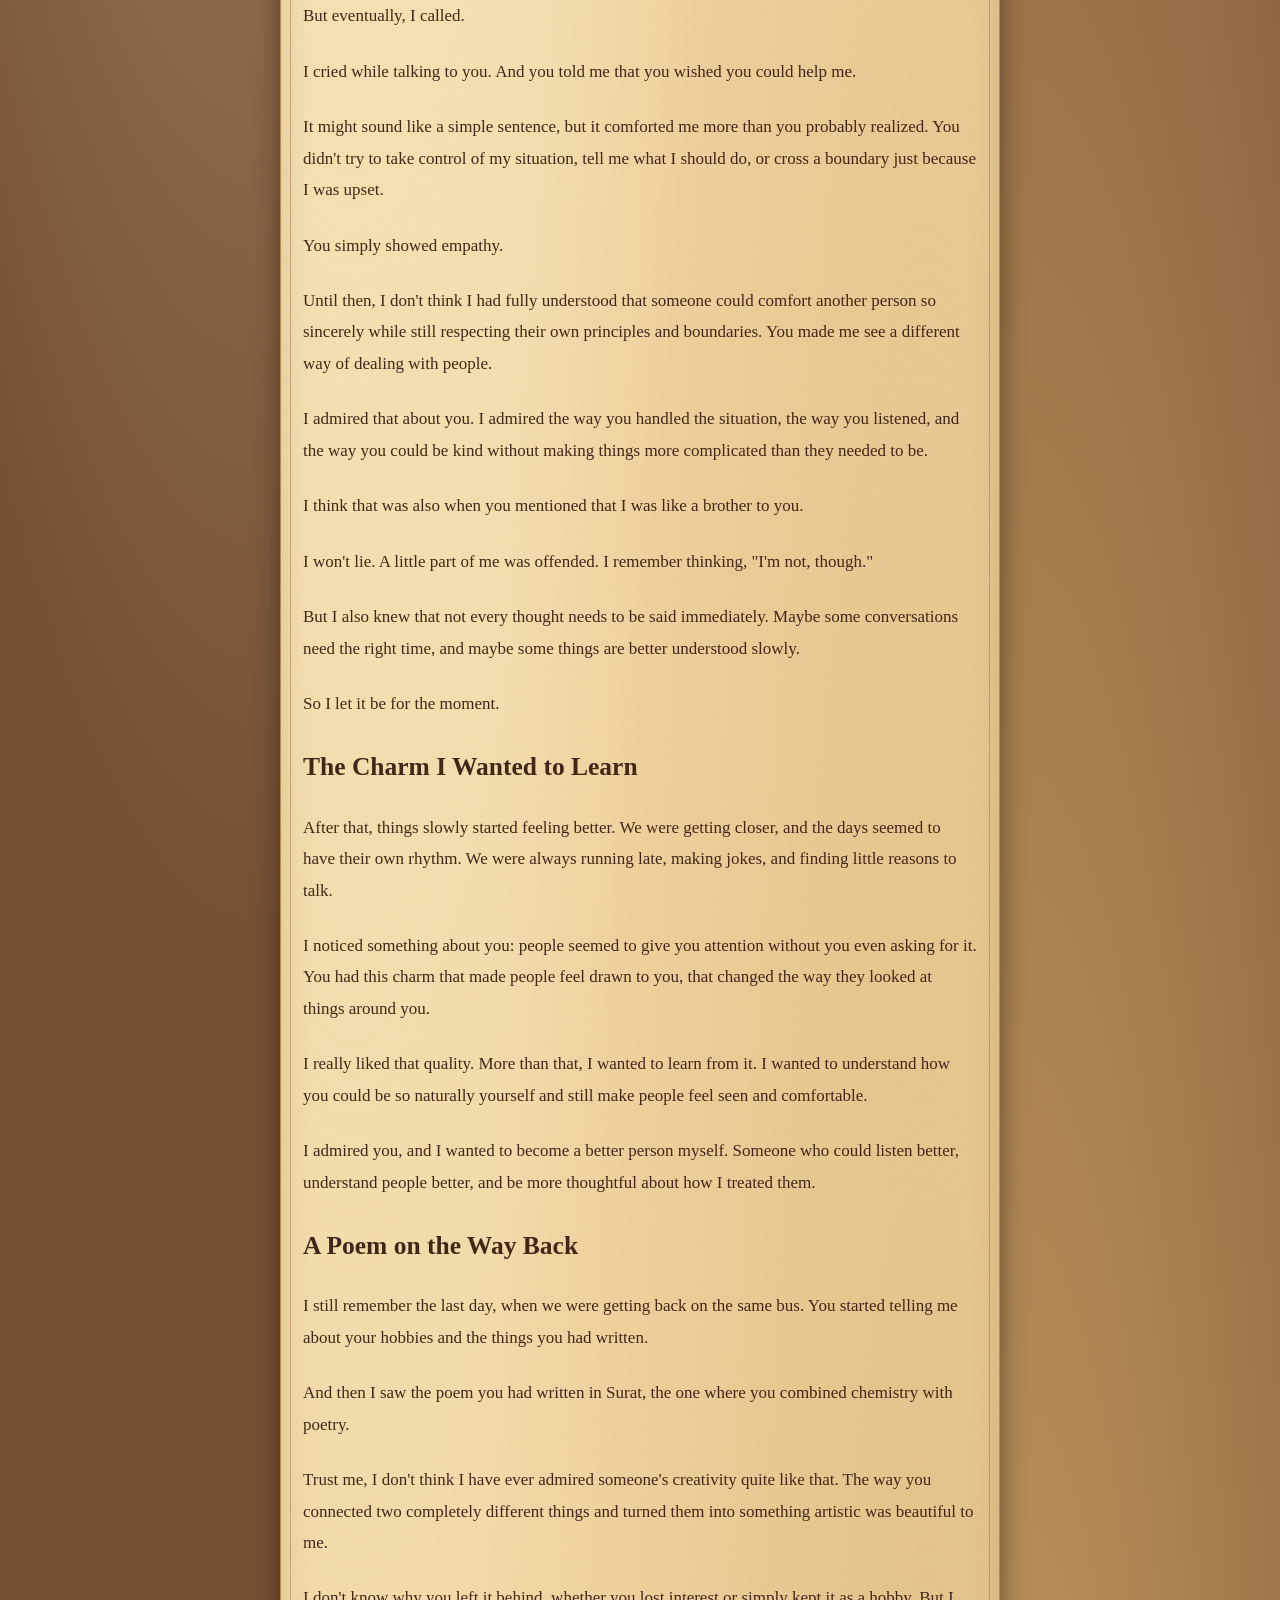
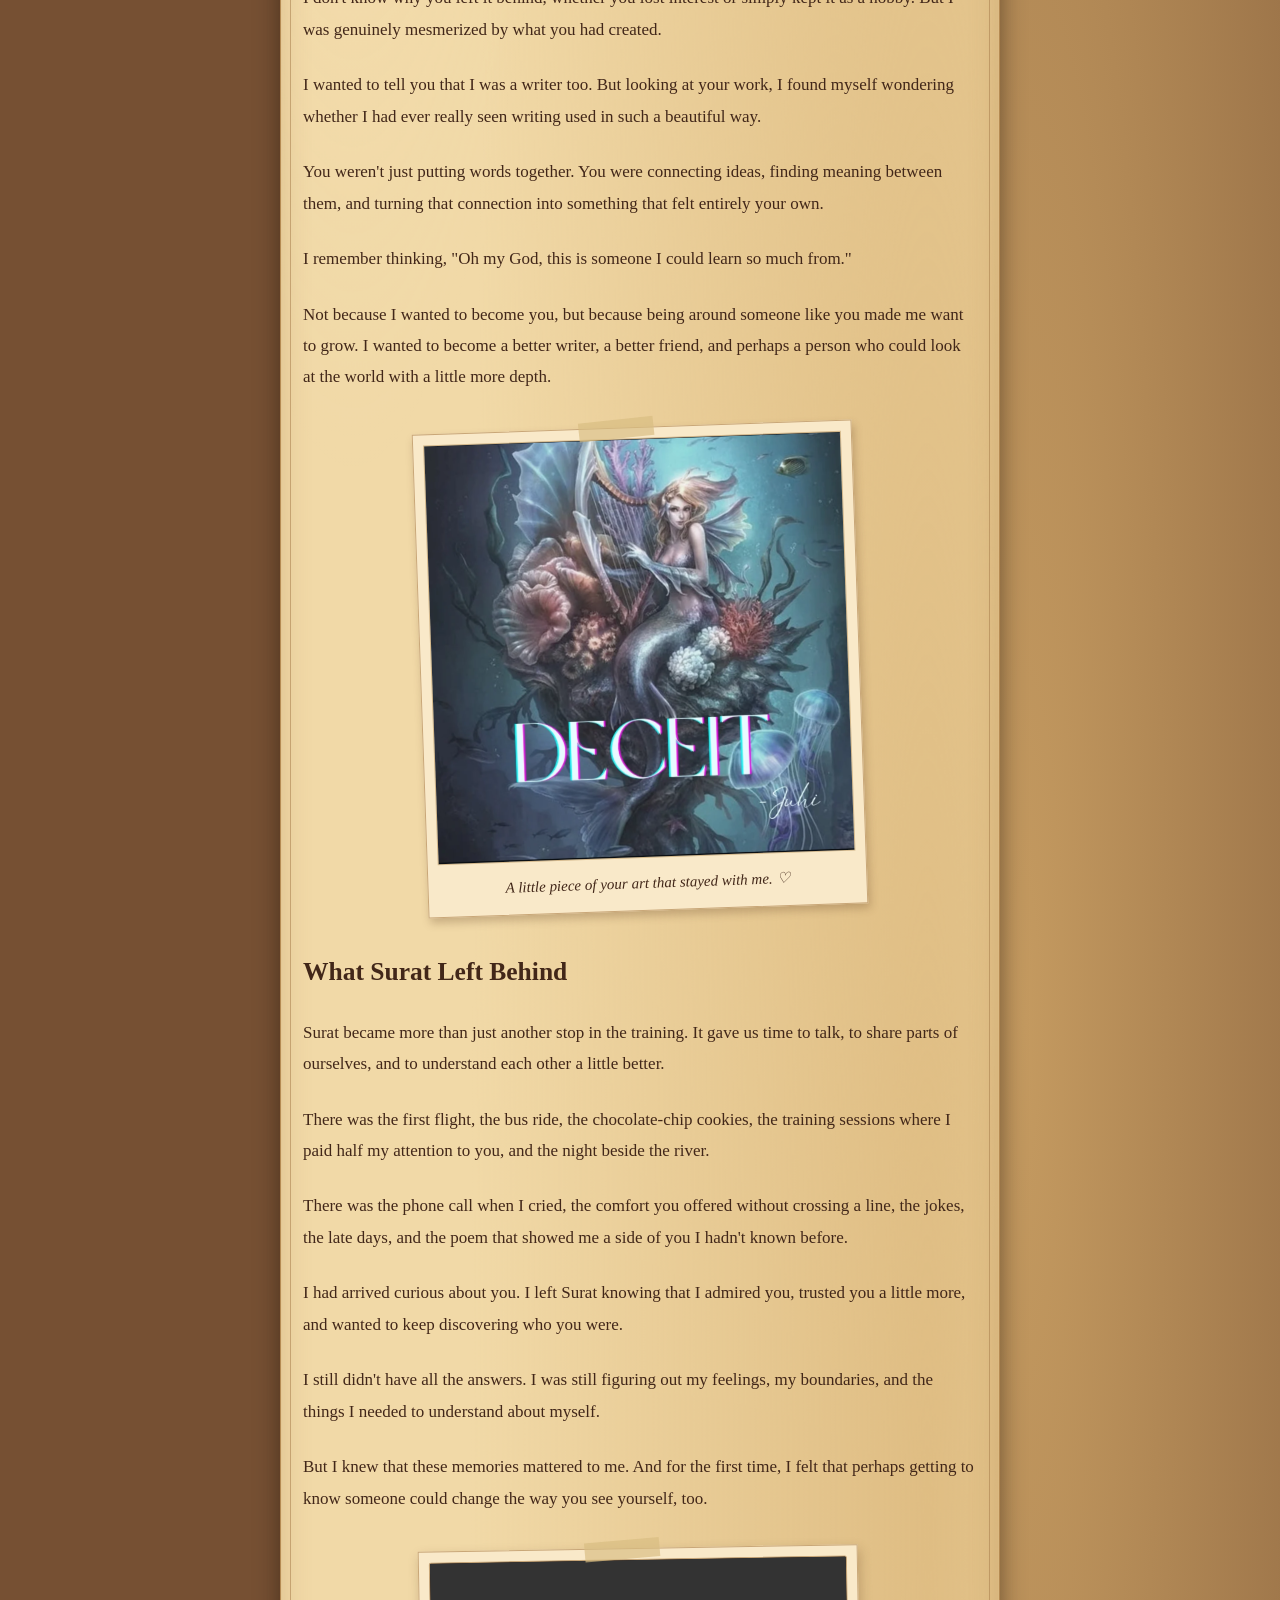
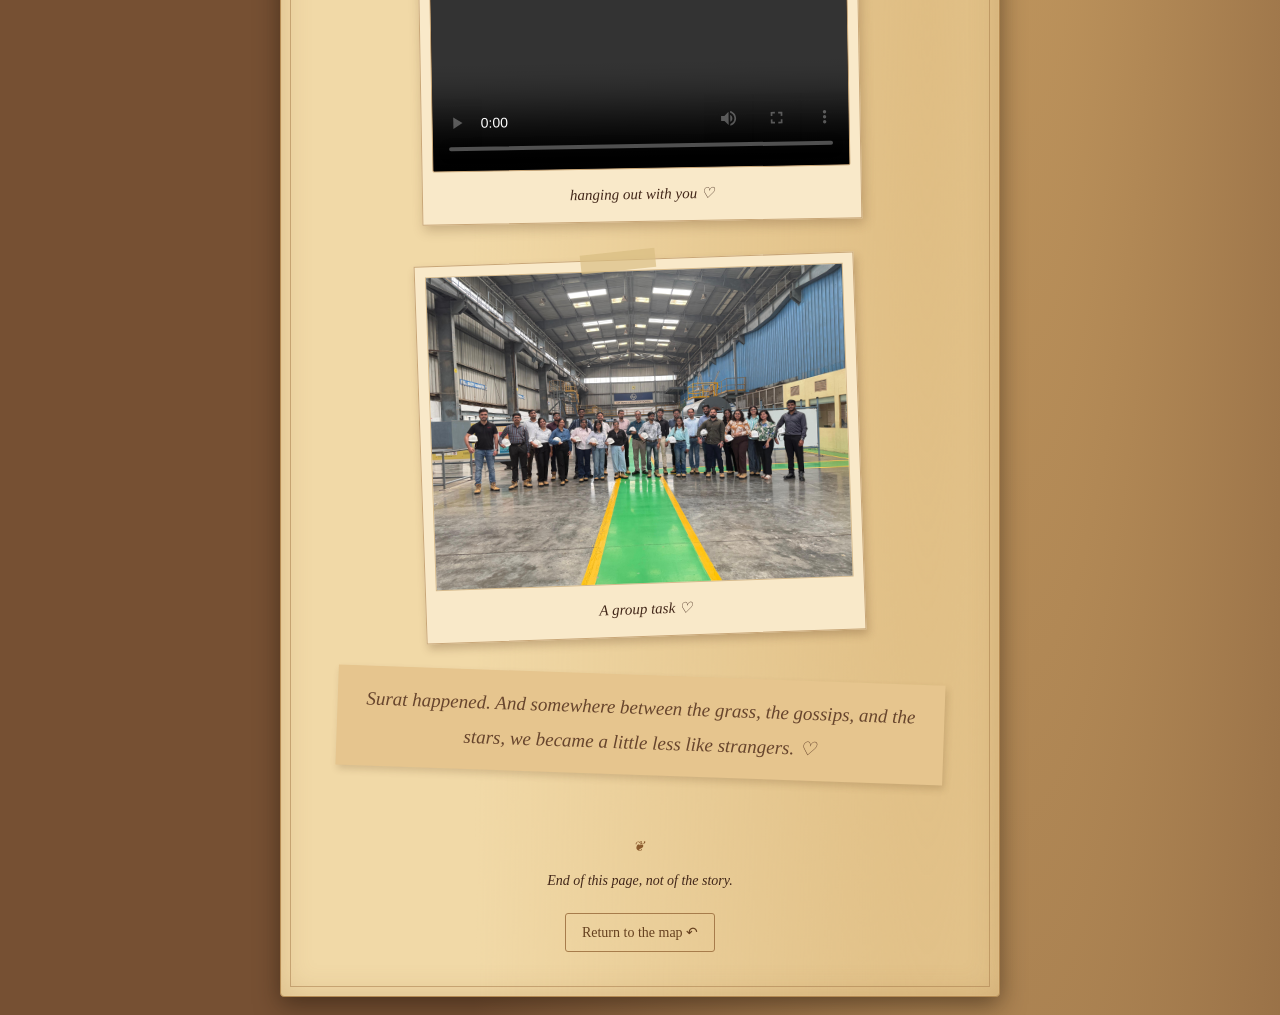
<file: chapter2.html>
<!DOCTYPE html>
<html lang="en">
<head>
  <meta charset="UTF-8">
  <meta name="viewport" content="width=device-width, initial-scale=1.0">
  <title>Mischief Managed — Chapter II</title>
  <link rel="stylesheet" href="chapter.css">
</head>

<body>
  <main class="diary-page">

    <nav class="top-bar">
      <a href="map1.html">← Back to Map</a>
      <span>Mischief Managed</span>
    </nav>

    <header class="chapter-header">
      <p class="chapter-number">CHAPTER II</p>
      <h1>Grass and Gossips</h1>
      <div class="divider">✦ ───── ❦ ───── ✦</div>
      <p class="subtitle">
        A week apart, a first flight, and one night by the river
        that made the world feel a little less distant.
      </p>
    </header>

    <article class="story">

      <h2>A Week Apart</h2>

      <p class="dropcap">
        Finally, we had a week of the Schlumberger training. And just
        like that, there was distance between us again. You were in a
        different group, with Kedar and the others, while I was with
        Ramanan. We were in different places, following different
        schedules, barely getting to see each other.
      </p>

      <p>
        The days were moving so fast. I liked the training, but a part
        of me wished I had been in your group. Of course, I knew that
        was too much to ask. We had known each other for barely a few
        weeks, and here I was, already wishing for more time around you.
      </p>

      <p>
        I was curious about you. Interested in knowing you better.
        But I also knew my limits. I was in a relationship, and no
        matter what I felt, I wanted to be careful about how I acted.
        I didn't want my curiosity to become someone's discomfort,
        or my feelings to become a complication in your life.
      </p>

      <p>
        So I kept going, telling myself to enjoy the training and
        not think too much. The week passed before I could even
        understand where the time had gone.
      </p>

      <p>
        And then came the trip. I was excited to travel with everyone,
        but more than that, I was looking forward to spending time
        with you. I wanted to know more about you, hear more of your
        stories, and discover the little things that made you who you
        were. At the same time, I kept reminding myself not to bother
        you too much.
      </p>

      <h2>My First Flight</h2>

      <p>
        Funny enough, this was going to be my first flight ever.
        I had never flown before, and I was nervous about all the
        little things I didn't know. I wished you were there to
        guide me, explain things to me, and make me feel a little
        safer through an experience that was completely new to me.
      </p>

      <p>
        And then you did something that I still remember fondly.
        You asked if we could sit together and do the web check-in.
        I didn't even know I had to do a web check-in!
      </p>

      <p>
        Me, Ramanan, and you sat together and figured it out.
        You got the window seat, but you were ready to give it up
        for me. I had known you for only about two weeks, and yet
        you were willing to let me have something you could have
        enjoyed yourself.
      </p>

      <figure class="memory-photo photo-tilt-left">
        <img src="IMG_20250713_143659.jpg"
             alt="A memory from the journey through Surat"
             loading="lazy">
        <figcaption>my first flight with you ♡</figcaption>
      </figure>

      <div class="handwritten-note">
        Sometimes, the smallest gestures make a person feel
        unexpectedly special. ♡
      </div>

      <p>
        I was so happy. I would have been perfectly content just
        sitting beside you and enjoying the view, but the fact
        that you were willing to give up your window seat meant
        a lot to me.
      </p>

      <p>
        You even thought about how I might feel nauseous. You got
        cotton for my ears so I wouldn't have to deal with that
        uncomfortable tingling feeling during take-off. You were
        thinking about things I hadn't even figured out how to ask
        about yet.
      </p>

      <p>
        We had a nice conversation during the flight. With three
        people together, Ramanan was doing what Ramanan does best:
        making jokes at my expense. We laughed, talked, and eventually
        fell asleep for a while.
      </p>

      <p>
        Before I knew it, the flight had landed. Another new experience
        had passed in what felt like no time at all.
      </p>

      <h2>The Seat Beside You</h2>

      <p>
        We got on the bus, and luckily, I got to sit beside you.
        I remember looking around, wondering whether someone else
        would take that seat before I could. I was hoping to sit
        with you, but I didn't want to make it obvious or turn it
        into a whole thing.
      </p>

      <p>
        I don't even remember exactly how it happened. Maybe I
        rushed in. Maybe I somehow managed to get there before
        everyone else. Whatever happened, I ended up beside you,
        and I was happy about it.
      </p>

      <p>
        We started talking about college. We were passing through
        Surat, and somehow the conversation brought back memories
        of NIT Warangal and NIT Calicut. We compared our experiences,
        talked about college life, and slowly slipped into the
        kind of conversation where you don't notice how much time
        has passed.
      </p>

      <p>
        At lunchtime, our group sat down to find something to eat.
        There was this little food desk with cookies, berries,
        and other things. And then I saw you getting excited
        over the chocolate-chip cookies, trying to figure out
        whether we could get them.
      </p>

      <p>
        I don't know why that little moment stayed with me.
        Maybe it was because you looked like a small child
        excited about a simple thing. There was something so
        genuine and cute about it.
      </p>

      <p>
        I liked seeing that side of you. Not the serious person
        in training, not the person who seemed so composed around
        everyone, but someone who could get excited over a small
        thing like cookies.
      </p>

      <p>
        And, somehow, I became even more curious about you.
      </p>

      <figure class="memory-photo photo-tilt-left">
        <img src="IMG_20250717_183055.jpg"
             alt="A memory from the journey through Surat"
             loading="lazy">
        <figcaption>A little happiness over chocolate-chip cookies. ♡</figcaption>
      </figure>

      <p>
        Things with Nikki were not going particularly well.
        I was feeling lonely at times and wanted to share what
        was happening in my life. But I kept questioning myself:
        was it okay to tell you these things, or was I just
        finding another reason to get your attention?
      </p>

      <p>
        I was trying to be moral, but I was also trying to be
        honest with myself. I wanted a friend to talk to, yet
        I was afraid of what my own intentions might look like.
        So I kept going back and forth in my head, trying to
        find a line that felt right.
      </p>

      <h2>Half a Lesson, Half a You</h2>

      <p>
        Then came the L&T training. It was a good experience,
        and we were all settling into the routine. During the
        breaks, I kept hoping I might get to sit beside you.
      </p>

      <p>
        Sometimes you would get into the classroom first, and
        I would end up sitting with Ramanan in the second row.
        I would wait, watching how you approached the lesson,
        how you read things, and how seriously you took it all.
      </p>

      <p>
        I was probably paying half my attention to the lesson
        and the other half to you.
      </p>

      <p>
        It wasn't because I had some elaborate plan or some
        intention I was trying to hide. At least, that was
        how I understood it then. I was simply curious. I had
        never met someone quite like you, and I wanted to
        understand you better.
      </p>

      <p>
        The days kept moving. Training, meals, conversations,
        and all the little moments in between. I didn't know
        that one ordinary night would become one of the
        memories I would return to most often.
      </p>

      <h2>Grass and Gossips</h2>

      <p>
        One day in Surat, I was feeling particularly low.
        Everyone seemed to have their own plans. Some people
        were going out for drinks, and I think Kedar went
        with Jessica that evening.
      </p>

      <p>
        We went for dinner, and eventually Shreyash and
        Ramanan left to sleep. And then, somehow, it was
        just you and me.
      </p>

      <p>
        I think that was the night something changed in
        the way we understood each other.
      </p>

      <p>
        We went outside into the lawn and started walking.
        There was a river flowing beside us, grass beneath
        our feet, and a little dew settling over everything
        as the night grew quieter.
      </p>

      <p>
        For once, we started talking without trying so hard
        to be careful. We spoke about our hearts, our
        relationships, what it meant to have a partner,
        and what we thought love was supposed to feel like.
      </p>

      <p>
        I didn't stop to think about whether my answers
        sounded impressive. I wasn't trying to impress you.
        I just said whatever came into my mind, honestly
        and without dressing it up. And you did the same.
      </p>

      <p>
        Slowly, we sat down in the grass. At some point,
        the conversation became so comfortable that we
        started rolling around in the grass like absolute
        idiots.
      </p>

      <p>
        Well, I think I rolled around by myself for a while
        until someone came along and embarrassed both of
        us into going back to our rooms.
      </p>

      <p>
        I remember wishing we could somehow continue the
        conversation in the room. But then I thought about
        the boundaries I had been trying so hard to respect.
        I didn't want to overstep or make you uncomfortable,
        so I backed off.
      </p>

      <p>
        Still, that night remains one of the best days
        I remember from the entire experience.
      </p>

      <figure class="memory-photo photo-tilt-left">
        <img src="IMG_20250714_210417.jpg"
             alt="A memory of the lawn and the night in Surat"
             loading="lazy">
        <figcaption>The grass, the river, and a night I wish could have lasted longer. ♡</figcaption>
      </figure>

      <p>
        I remember the grass, the night sky, the stars,
        and the sound of the river flowing beside us.
        It was such a simple setting, yet I felt lighter
        than I had in a long time.
      </p>

      <p>
        There was no grand event, no carefully planned
        moment, no big declaration. Just two people
        talking, sharing things they might not normally
        share, and finding comfort in the conversation.
      </p>

      <div class="handwritten-note">
        Some nights stay with you long after the night is over. ♡
      </div>

      <h2>The Call I Almost Didn't Make</h2>

      <p>
        The next day, in the middle of the night, I found
        myself feeling overwhelmed again. I wanted to talk
        to you, but I hesitated. Twice, I think, I stopped
        myself from calling.
      </p>

      <p>
        I kept wondering whether I was asking for too much,
        whether I was crossing a line, and whether I should
        simply handle things on my own.
      </p>

      <p>
        But eventually, I called.
      </p>

      <p>
        I cried while talking to you. And you told me that
        you wished you could help me.
      </p>

      <p>
        It might sound like a simple sentence, but it
        comforted me more than you probably realized.
        You didn't try to take control of my situation,
        tell me what I should do, or cross a boundary
        just because I was upset.
      </p>

      <p>
        You simply showed empathy.
      </p>

      <p>
        Until then, I don't think I had fully understood
        that someone could comfort another person so
        sincerely while still respecting their own
        principles and boundaries. You made me see a
        different way of dealing with people.
      </p>

      <p>
        I admired that about you. I admired the way you
        handled the situation, the way you listened,
        and the way you could be kind without making
        things more complicated than they needed to be.
      </p>

      <p>
        I think that was also when you mentioned that
        I was like a brother to you.
      </p>

      <p>
        I won't lie. A little part of me was offended.
        I remember thinking, "I'm not, though."
      </p>

      <p>
        But I also knew that not every thought needs
        to be said immediately. Maybe some conversations
        need the right time, and maybe some things are
        better understood slowly.
      </p>

      <p>
        So I let it be for the moment.
      </p>

      <h2>The Charm I Wanted to Learn</h2>

      <p>
        After that, things slowly started feeling better.
        We were getting closer, and the days seemed to
        have their own rhythm. We were always running
        late, making jokes, and finding little reasons
        to talk.
      </p>

      <p>
        I noticed something about you: people seemed
        to give you attention without you even asking
        for it. You had this charm that made people
        feel drawn to you, that changed the way they
        looked at things around you.
      </p>

      <p>
        I really liked that quality. More than that,
        I wanted to learn from it. I wanted to understand
        how you could be so naturally yourself and still
        make people feel seen and comfortable.
      </p>

      <p>
        I admired you, and I wanted to become a better
        person myself. Someone who could listen better,
        understand people better, and be more thoughtful
        about how I treated them.
      </p>

      <h2>A Poem on the Way Back</h2>

      <p>
        I still remember the last day, when we were
        getting back on the same bus. You started
        telling me about your hobbies and the things
        you had written.
      </p>

      <p>
        And then I saw the poem you had written in Surat,
        the one where you combined chemistry with poetry.
      </p>

      <p>
        Trust me, I don't think I have ever admired
        someone's creativity quite like that. The way
        you connected two completely different things
        and turned them into something artistic was
        beautiful to me.
      </p>

      <p>
        I don't know why you left it behind, whether
        you lost interest or simply kept it as a hobby.
        But I was genuinely mesmerized by what you had
        created.
      </p>

      <p>
        I wanted to tell you that I was a writer too.
        But looking at your work, I found myself
        wondering whether I had ever really seen
        writing used in such a beautiful way.
      </p>

      <p>
        You weren't just putting words together.
        You were connecting ideas, finding meaning
        between them, and turning that connection
        into something that felt entirely your own.
      </p>

      <p>
        I remember thinking, "Oh my God, this is
        someone I could learn so much from."
      </p>

      <p>
        Not because I wanted to become you, but
        because being around someone like you made
        me want to grow. I wanted to become a better
        writer, a better friend, and perhaps a person
        who could look at the world with a little
        more depth.
      </p>

      <figure class="memory-photo photo-tilt-left">
        <img src="Screenshot_20261024-135452_Instagram.png"
             alt="The poem written in Surat"
             loading="lazy">
        <figcaption>A little piece of your art that stayed with me. ♡</figcaption>
      </figure>

      <h2>What Surat Left Behind</h2>

      <p>
        Surat became more than just another stop in
        the training. It gave us time to talk, to
        share parts of ourselves, and to understand
        each other a little better.
      </p>

      <p>
        There was the first flight, the bus ride,
        the chocolate-chip cookies, the training
        sessions where I paid half my attention
        to you, and the night beside the river.
      </p>

      <p>
        There was the phone call when I cried,
        the comfort you offered without crossing
        a line, the jokes, the late days, and the
        poem that showed me a side of you I hadn't
        known before.
      </p>

      <p>
        I had arrived curious about you. I left
        Surat knowing that I admired you, trusted
        you a little more, and wanted to keep
        discovering who you were.
      </p>

      <p>
        I still didn't have all the answers.
        I was still figuring out my feelings,
        my boundaries, and the things I needed
        to understand about myself.
      </p>

      <p>
        But I knew that these memories mattered
        to me. And for the first time, I felt
        that perhaps getting to know someone
        could change the way you see yourself,
        too.
      </p>
      <figure class="memory-photo memory-video">
  <video controls playsinline preload="metadata">
    <source src="20250714_162831.mp4" type="video/mp4">
  </video>
  <figcaption>hanging out with you ♡</figcaption>
      </figure>
      <figure class="memory-photo photo-tilt-left">
        <img src="IMG-20250717-WA0012.jpg"
             alt="The poem written in Surat"
             loading="lazy">
        <figcaption>A group task ♡</figcaption>
      </figure>

      

    

      <div class="handwritten-note">
        Surat happened. And somewhere between the grass,
        the gossips, and the stars, we became a little
        less like strangers. ♡
      </div>

    </article>

    <footer class="diary-footer">
      <div class="divider">❦</div>
      <p>End of this page, not of the story.</p>
      <a class="return-link" href="map1.html">
        Return to the map ↶
      </a>
    </footer>

  </main>
</body>
</html>
</file>
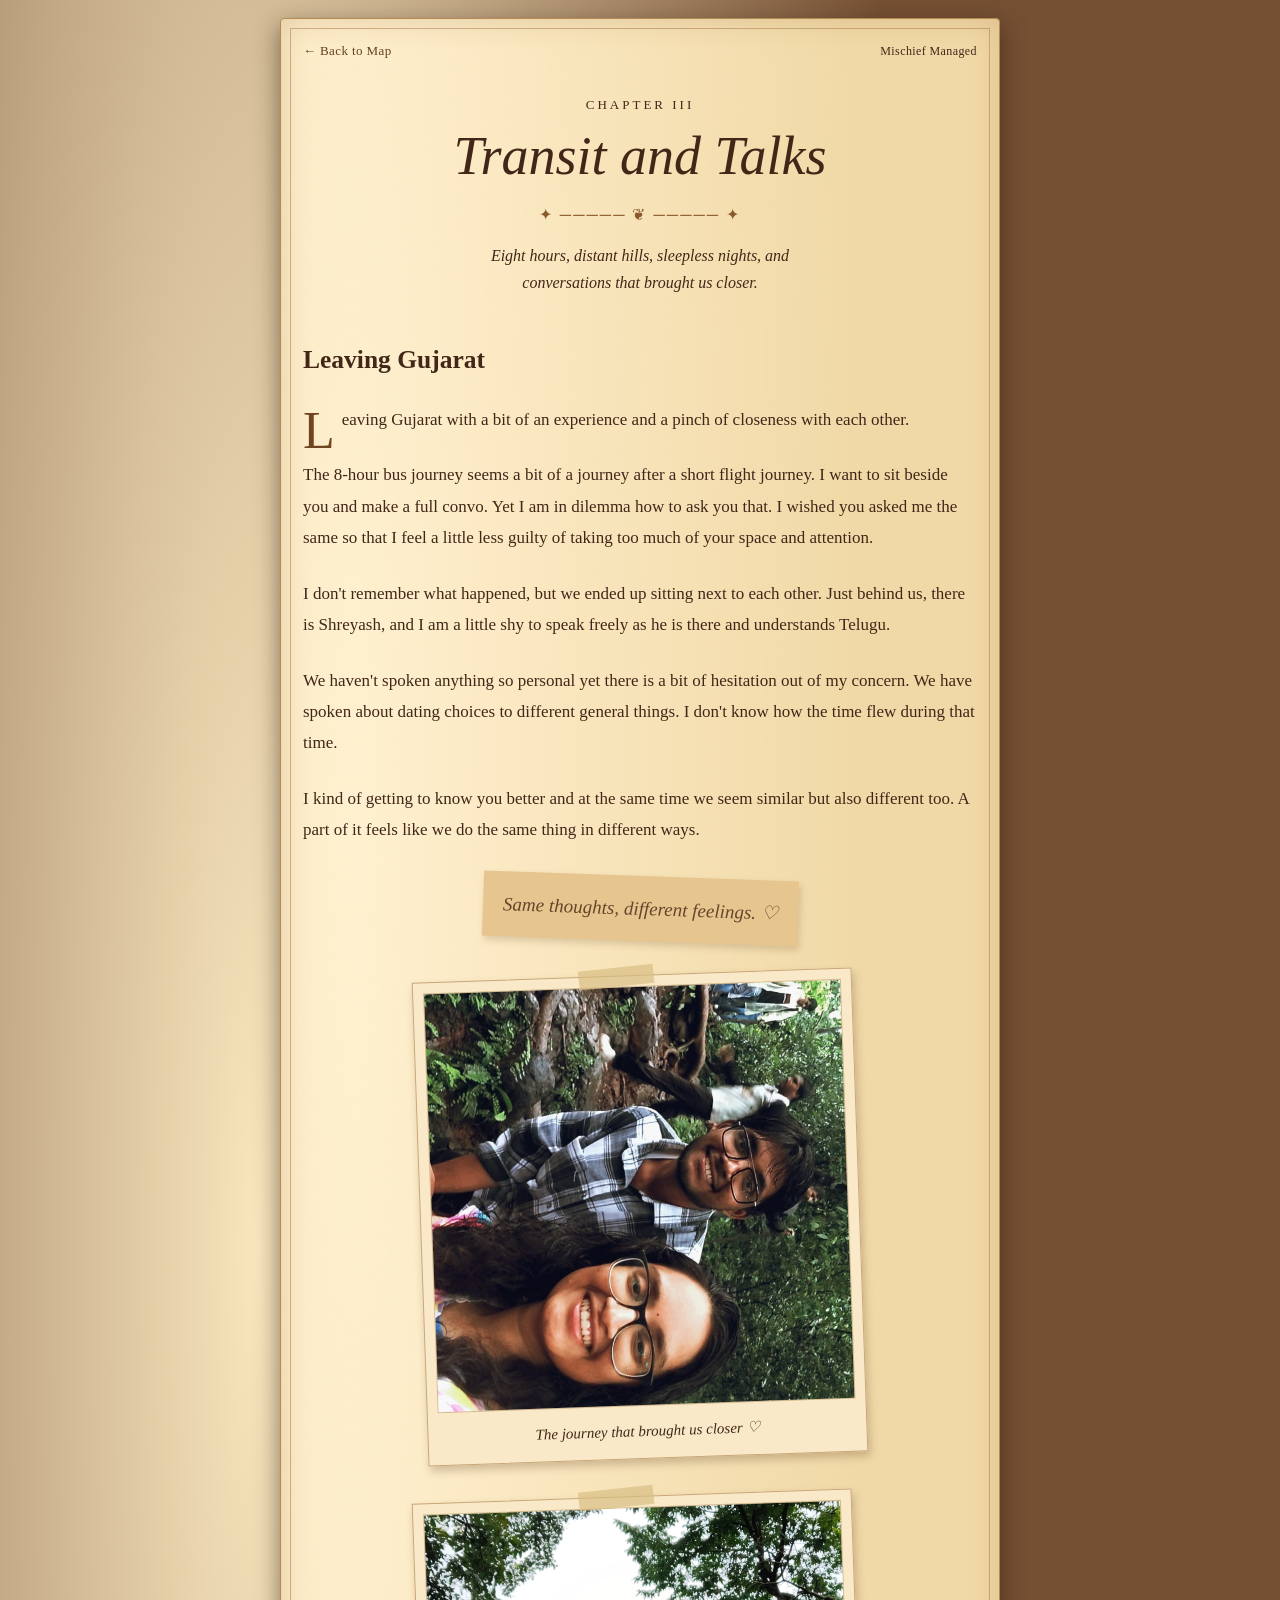
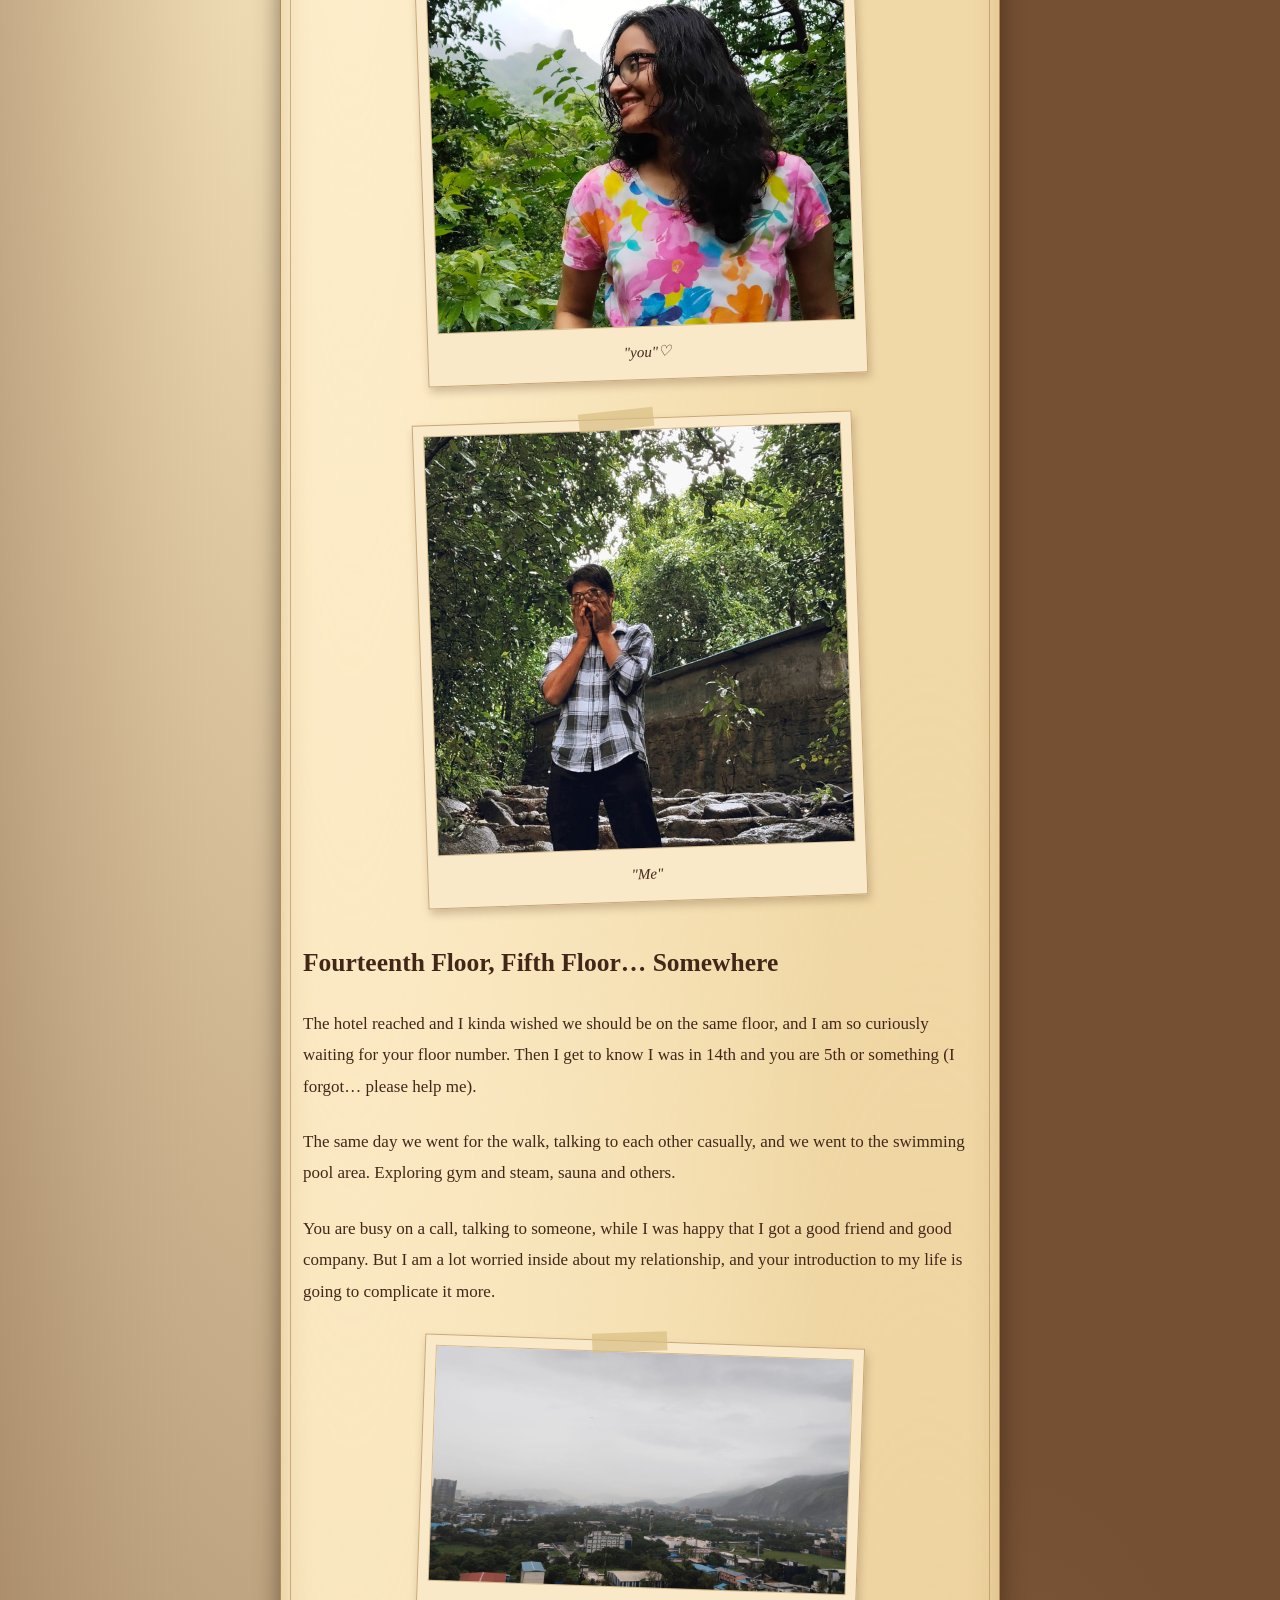
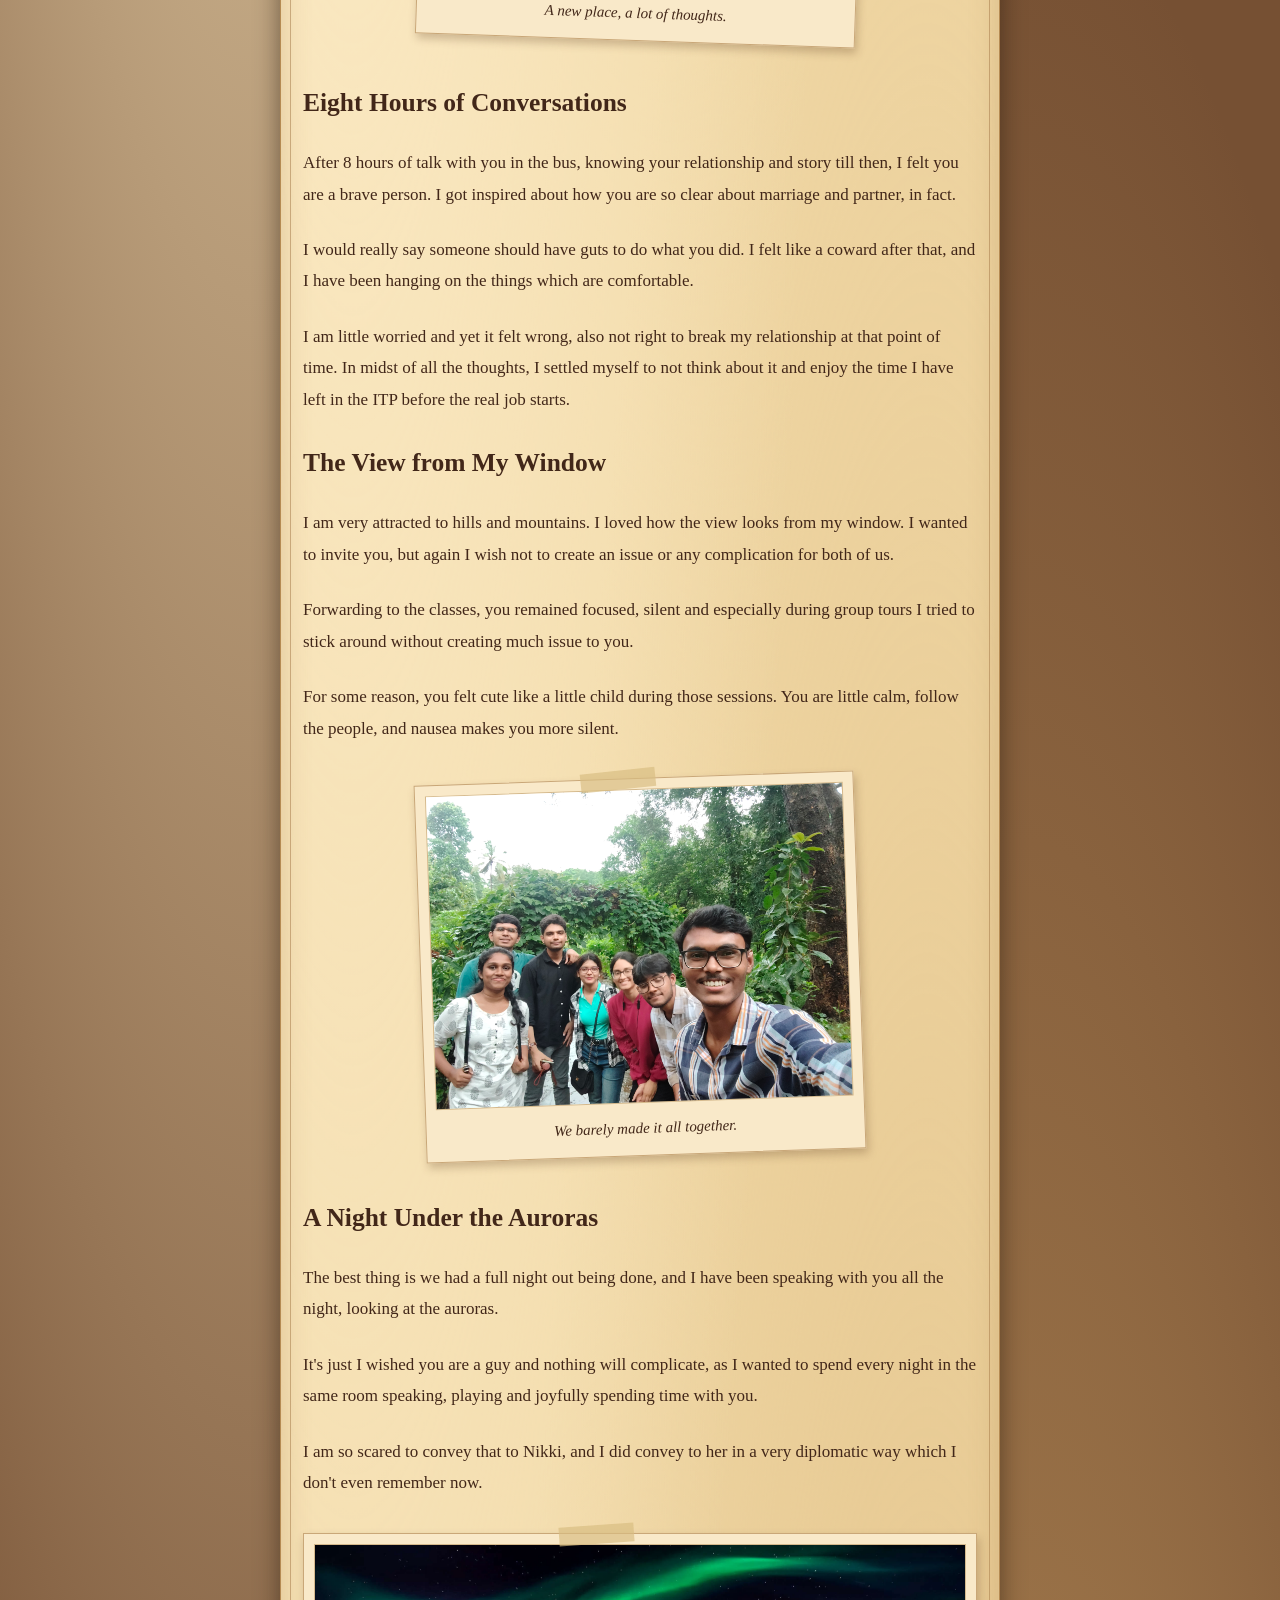
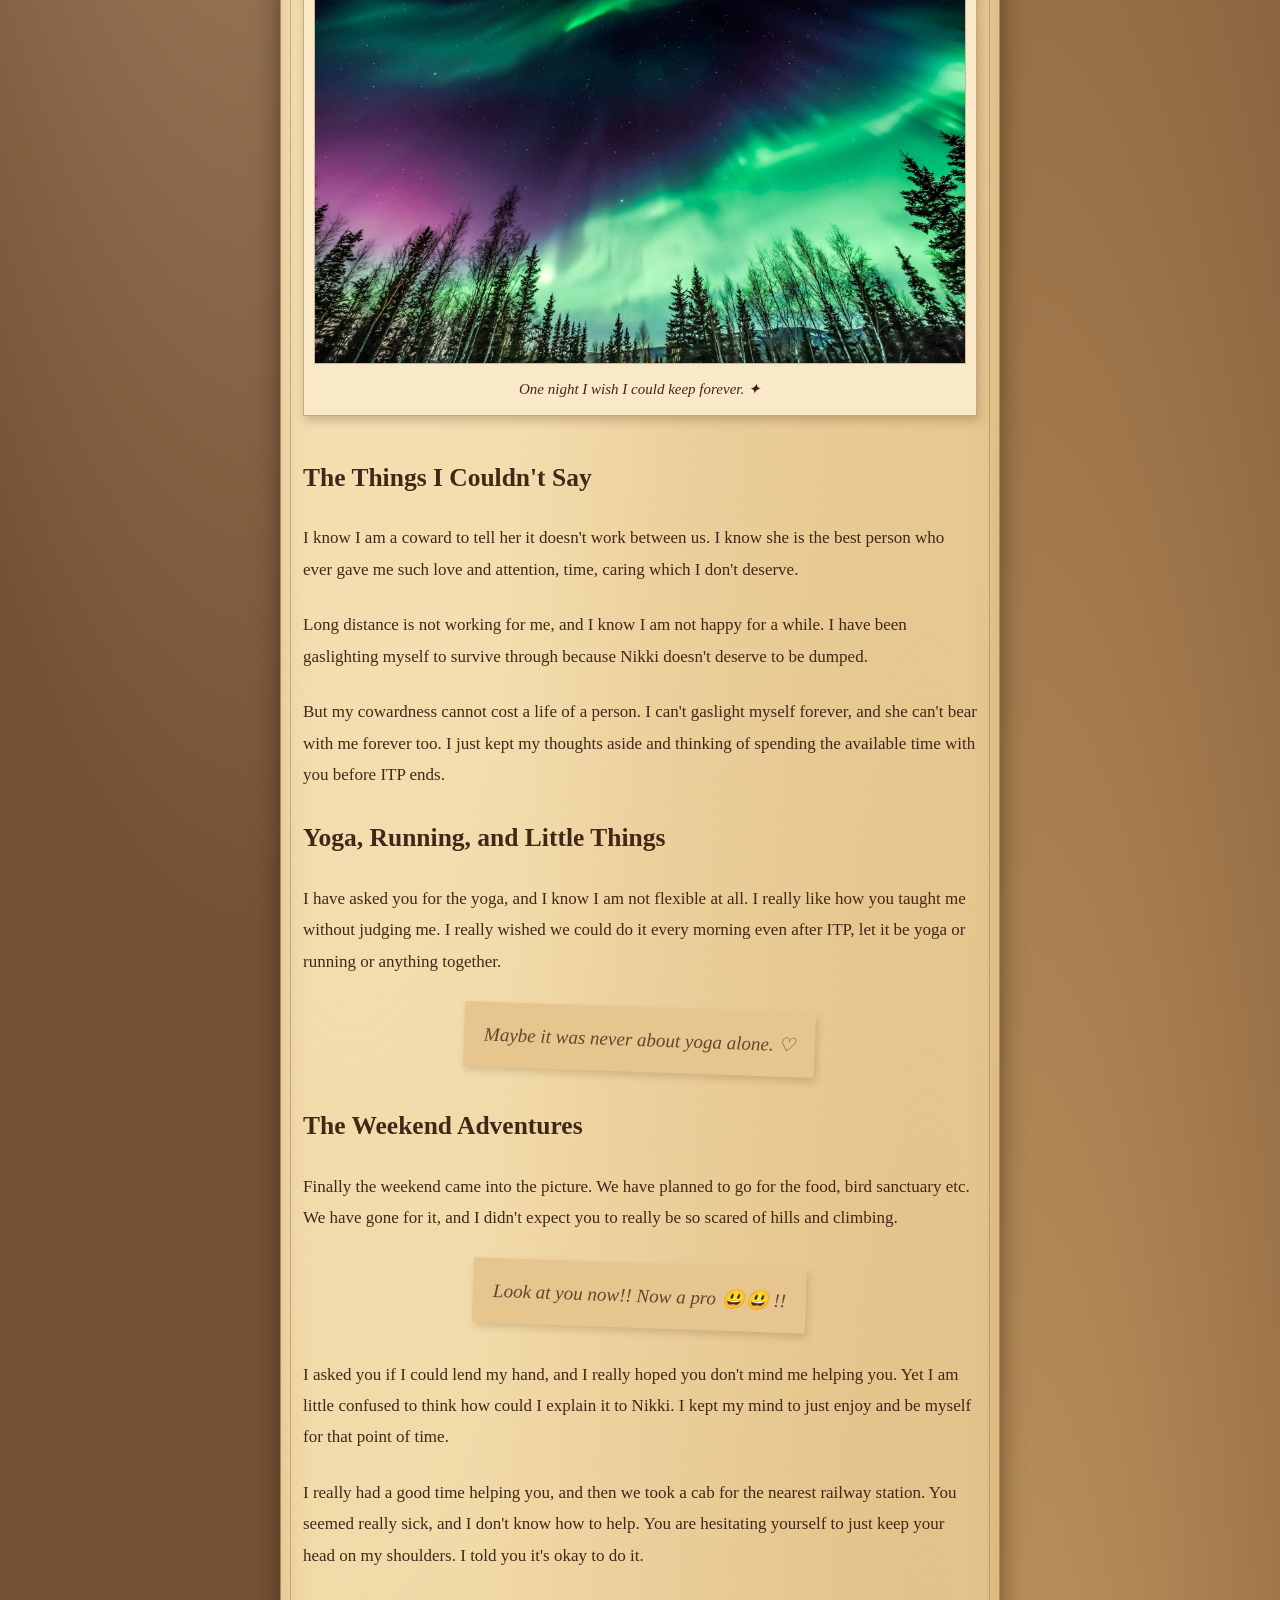
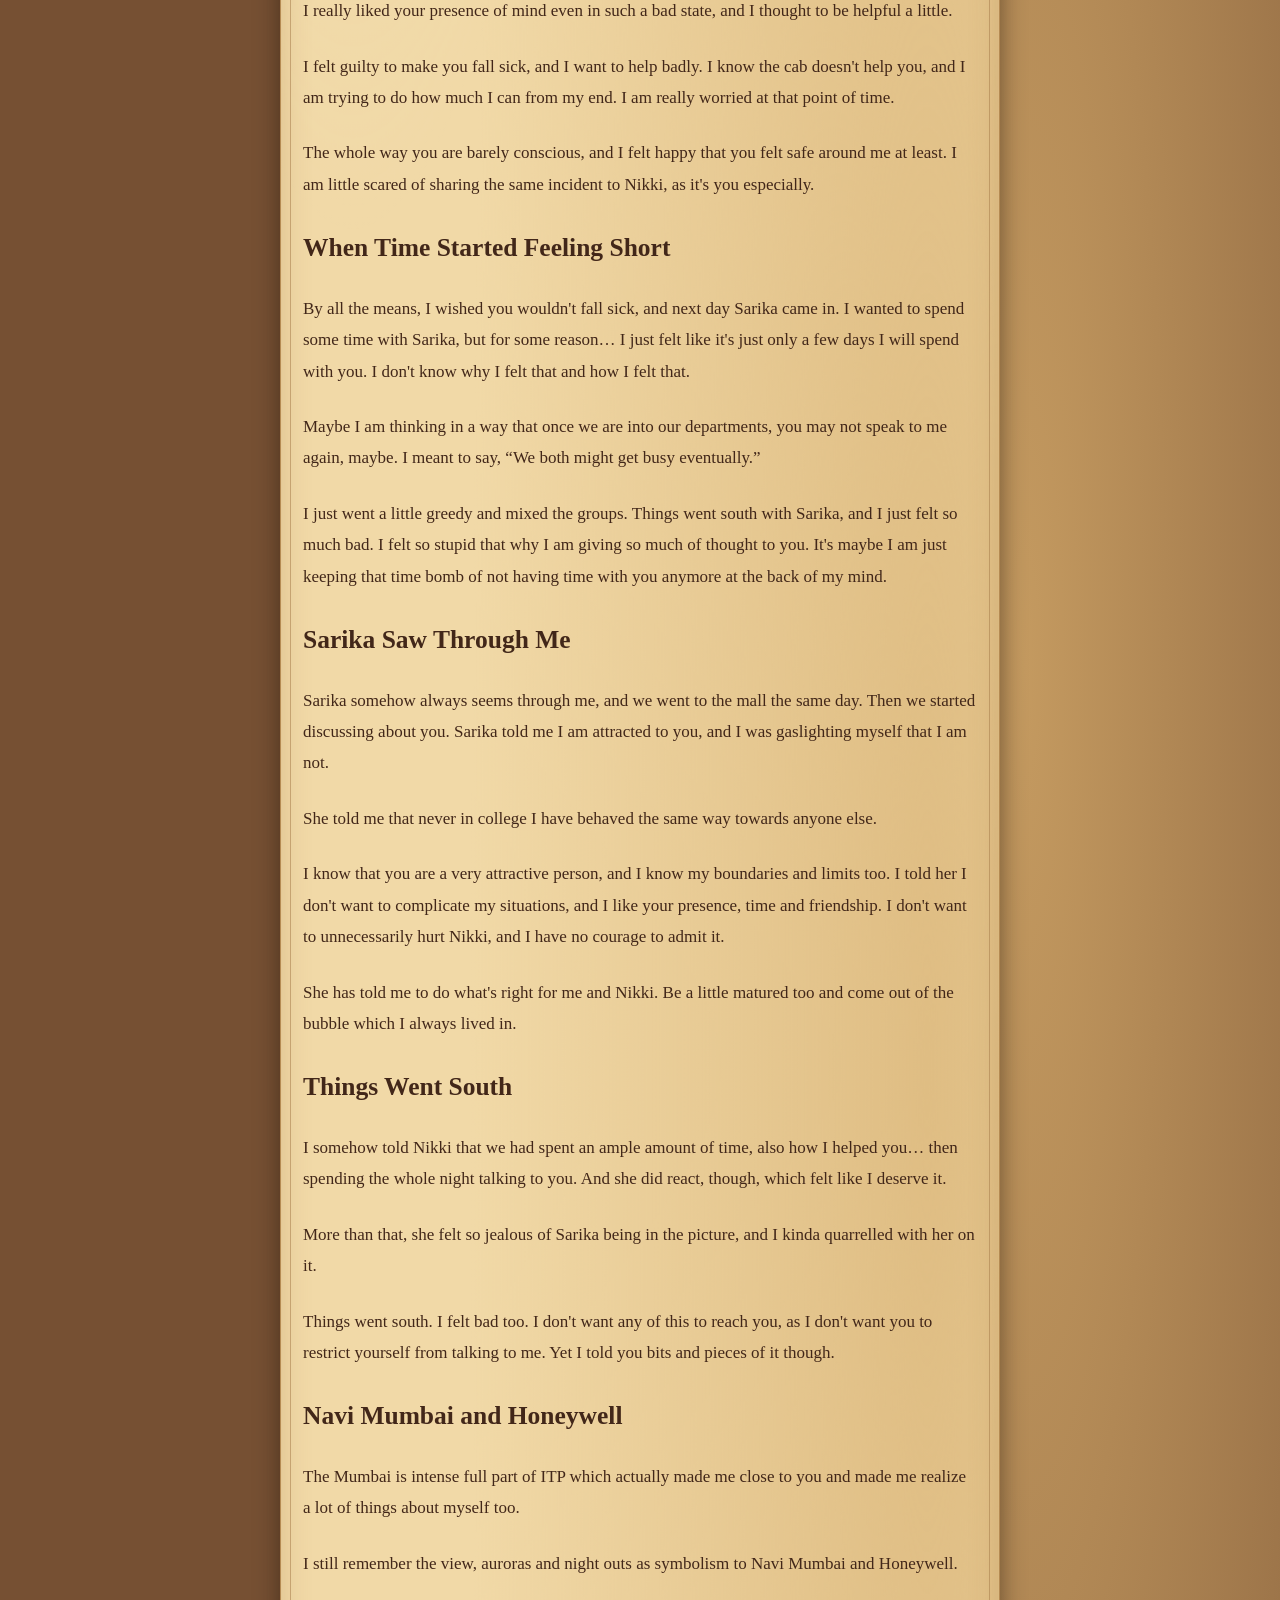
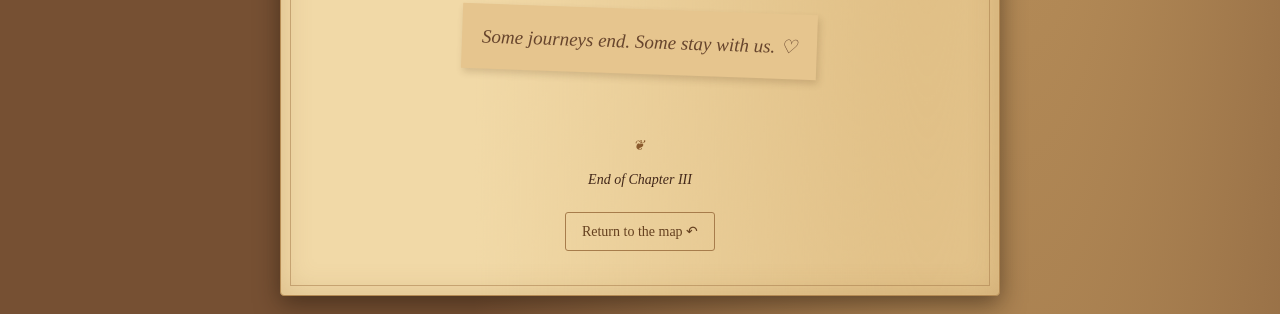
<file: chapter3.html>
<!DOCTYPE html>
<html lang="en">
<head>
  <meta charset="UTF-8">
  <meta name="viewport" content="width=device-width, initial-scale=1.0">
  <title>Mischief Managed — Transit and Talks</title>
  <link rel="stylesheet" href="./chapter.css">
</head>

<body>
  <main class="diary-page">

    <nav class="top-bar">
      <a href="map1.html">← Back to Map</a>
      <span>Mischief Managed</span>
    </nav>

    <header class="chapter-header">
      <p class="chapter-number">CHAPTER III</p>
      <h1>Transit and Talks</h1>
      <div class="divider">✦ ───── ❦ ───── ✦</div>
      <p class="subtitle">
        Eight hours, distant hills, sleepless nights,
        and conversations that brought us closer.
      </p>
    </header>

    <article class="story">

      <h2>Leaving Gujarat</h2>

      <p class="dropcap">
        Leaving Gujarat with a bit of an experience and a pinch of
        closeness with each other.
      </p>

      <p>
        The 8-hour bus journey seems a bit of a journey after a short
        flight journey. I want to sit beside you and make a full convo.
        Yet I am in dilemma how to ask you that. I wished you asked me
        the same so that I feel a little less guilty of taking too much
        of your space and attention.
      </p>

      <p>
        I don't remember what happened, but we ended up sitting next
        to each other. Just behind us, there is Shreyash, and I am a
        little shy to speak freely as he is there and understands Telugu.
      </p>

      <p>
        We haven't spoken anything so personal yet there is a bit of
        hesitation out of my concern. We have spoken about dating
        choices to different general things. I don't know how the time
        flew during that time.
      </p>

      <p>
        I kind of getting to know you better and at the same time we
        seem similar but also different too. A part of it feels like
        we do the same thing in different ways.
      </p>

      <div class="handwritten-note">
        Same thoughts, different feelings. ♡
      </div>

      
      <figure class="memory-photo photo-tilt-left">
        <img src="IMG-20250731-WA0002.jpg" alt="Memories from the journey">
        <figcaption>The journey that brought us closer ♡</figcaption>
      </figure>


      <figure class="memory-photo photo-tilt-left">
        <img src="assets/IMG_20250726_171853.jpg" alt="Memories from the journey">
        <figcaption>"you"♡</figcaption>
      </figure>

      

      <figure class="memory-photo photo-tilt-left">
        <img src="IMG-20250731-WA0004.jpg" alt="Memories from the journey">
        <figcaption>"Me"</figcaption>
      </figure>

      <h2>Fourteenth Floor, Fifth Floor… Somewhere</h2>

      <p>
        The hotel reached and I kinda wished we should be on the same
        floor, and I am so curiously waiting for your floor number.
        Then I get to know I was in 14th and you are 5th or something
        (I forgot… please help me).
      </p>

      <p>
        The same day we went for the walk, talking to each other casually,
        and we went to the swimming pool area. Exploring gym and steam,
        sauna and others.
      </p>

      <p>
        You are busy on a call, talking to someone, while I was happy
        that I got a good friend and good company. But I am a lot worried
        inside about my relationship, and your introduction to my life
        is going to complicate it more.
      </p>

      <figure class="memory-photo photo-tilt-right">
        <img src="IMG-20250725-WA0046.jpg" alt="The hotel and its views">
        <figcaption>A new place, a lot of thoughts.</figcaption>
      </figure>

      <h2>Eight Hours of Conversations</h2>

      <p>
        After 8 hours of talk with you in the bus, knowing your
        relationship and story till then, I felt you are a brave person.
        I got inspired about how you are so clear about marriage and
        partner, in fact.
      </p>

      <p>
        I would really say someone should have guts to do what you did.
        I felt like a coward after that, and I have been hanging on
        the things which are comfortable.
      </p>

      <p>
        I am little worried and yet it felt wrong, also not right to
        break my relationship at that point of time. In midst of all
        the thoughts, I settled myself to not think about it and enjoy
        the time I have left in the ITP before the real job starts.
      </p>

      <h2>The View from My Window</h2>

      <p>
        I am very attracted to hills and mountains. I loved how the
        view looks from my window. I wanted to invite you, but again
        I wish not to create an issue or any complication for both of us.
      </p>

      <p>
        Forwarding to the classes, you remained focused, silent and
        especially during group tours I tried to stick around without
        creating much issue to you.
      </p>

      <p>
        For some reason, you felt cute like a little child during
        those sessions. You are little calm, follow the people, and
        nausea makes you more silent.
      </p>

      <figure class="memory-photo photo-tilt-left">
        <img src="assets/IMG_20250727_170349.jpg" alt="A view of the gang">
        <figcaption>We barely made it all together.</figcaption>
      </figure>

      <h2>A Night Under the Auroras</h2>

      <p>
        The best thing is we had a full night out being done, and I
        have been speaking with you all the night, looking at the
        auroras.
      </p>

      <p>
        It's just I wished you are a guy and nothing will complicate,
        as I wanted to spend every night in the same room speaking,
        playing and joyfully spending time with you.
      </p>

      <p>
        I am so scared to convey that to Nikki, and I did convey to
        her in a very diplomatic way which I don't even remember now.
      </p>

      <figure class="memory-photo photo-wide">
        <img src="1683718475_Aurara_Drishti_IAS_English.png" alt="The sky and auroras">
        <figcaption>One night I wish I could keep forever. ✦</figcaption>
      </figure>

      <h2>The Things I Couldn't Say</h2>

      <p>
        I know I am a coward to tell her it doesn't work between us.
        I know she is the best person who ever gave me such love and
        attention, time, caring which I don't deserve.
      </p>

      <p>
        Long distance is not working for me, and I know I am not happy
        for a while. I have been gaslighting myself to survive through
        because Nikki doesn't deserve to be dumped.
      </p>

      <p>
        But my cowardness cannot cost a life of a person. I can't
        gaslight myself forever, and she can't bear with me forever too.
        I just kept my thoughts aside and thinking of spending the
        available time with you before ITP ends.
      </p>

      <h2>Yoga, Running, and Little Things</h2>

      <p>
        I have asked you for the yoga, and I know I am not flexible
        at all. I really like how you taught me without judging me.
        I really wished we could do it every morning even after ITP,
        let it be yoga or running or anything together.
      </p>

      <div class="handwritten-note">
        Maybe it was never about yoga alone. ♡
      </div>

      <h2>The Weekend Adventures</h2>

      <p>
        Finally the weekend came into the picture. We have planned
        to go for the food, bird sanctuary etc. We have gone for it,
        and I didn't expect you to really be so scared of hills and
        climbing.
      </p>

      <div class="handwritten-note">
        Look at you now!! Now a pro 😃😃 !!
      </div>

      <p>
        I asked you if I could lend my hand, and I really hoped you
        don't mind me helping you. Yet I am little confused to think
        how could I explain it to Nikki. I kept my mind to just enjoy
        and be myself for that point of time.
      </p>

      <p>
        I really had a good time helping you, and then we took a cab
        for the nearest railway station. You seemed really sick, and
        I don't know how to help. You are hesitating yourself to just
        keep your head on my shoulders. I told you it's okay to do it.
      </p>

      <p>
        I really liked your presence of mind even in such a bad state,
        and I thought to be helpful a little.
      </p>

      <p>
        I felt guilty to make you fall sick, and I want to help badly.
        I know the cab doesn't help you, and I am trying to do how
        much I can from my end. I am really worried at that point of time.
      </p>

    

      <p>
        The whole way you are barely conscious, and I felt happy that
        you felt safe around me at least. I am little scared of sharing
        the same incident to Nikki, as it's you especially.
      </p>

      <h2>When Time Started Feeling Short</h2>

      <p>
        By all the means, I wished you wouldn't fall sick, and next
        day Sarika came in. I wanted to spend some time with Sarika,
        but for some reason… I just felt like it's just only a few
        days I will spend with you. I don't know why I felt that
        and how I felt that.
      </p>

      <p>
        Maybe I am thinking in a way that once we are into our
        departments, you may not speak to me again, maybe. I meant
        to say, “We both might get busy eventually.”
      </p>

      <p>
        I just went a little greedy and mixed the groups. Things went
        south with Sarika, and I just felt so much bad. I felt so
        stupid that why I am giving so much of thought to you.
        It's maybe I am just keeping that time bomb of not having
        time with you anymore at the back of my mind.
      </p>

      <h2>Sarika Saw Through Me</h2>

      <p>
        Sarika somehow always seems through me, and we went to the
        mall the same day. Then we started discussing about you.
        Sarika told me I am attracted to you, and I was gaslighting
        myself that I am not.
      </p>

      <p>
        She told me that never in college I have behaved the same
        way towards anyone else.
      </p>

      <p>
        I know that you are a very attractive person, and I know my
        boundaries and limits too. I told her I don't want to complicate
        my situations, and I like your presence, time and friendship.
        I don't want to unnecessarily hurt Nikki, and I have no courage
        to admit it.
      </p>

      <p>
        She has told me to do what's right for me and Nikki. Be a little
        matured too and come out of the bubble which I always lived in.
      </p>

      <h2>Things Went South</h2>

      <p>
        I somehow told Nikki that we had spent an ample amount of time,
        also how I helped you… then spending the whole night talking
        to you. And she did react, though, which felt like I deserve it.
      </p>

      <p>
        More than that, she felt so jealous of Sarika being in the
        picture, and I kinda quarrelled with her on it.
      </p>

      <p>
        Things went south. I felt bad too. I don't want any of this
        to reach you, as I don't want you to restrict yourself from
        talking to me. Yet I told you bits and pieces of it though.
      </p>

    

      <h2>Navi Mumbai and Honeywell</h2>

      <p>
        The Mumbai is intense full part of ITP which actually made
        me close to you and made me realize a lot of things about
        myself too.
      </p>

      <p>
        I still remember the view, auroras and night outs as symbolism
        to Navi Mumbai and Honeywell.
      </p>

      <div class="handwritten-note">
        Some journeys end. Some stay with us. ♡
      </div>

    </article>

    <footer class="diary-footer">
      <div class="divider">❦</div>
      <p>End of Chapter III</p>
      <a class="return-link" href="map1.html">
        Return to the map ↶
      </a>
    </footer>

  </main>
</body>
</html>
</file>
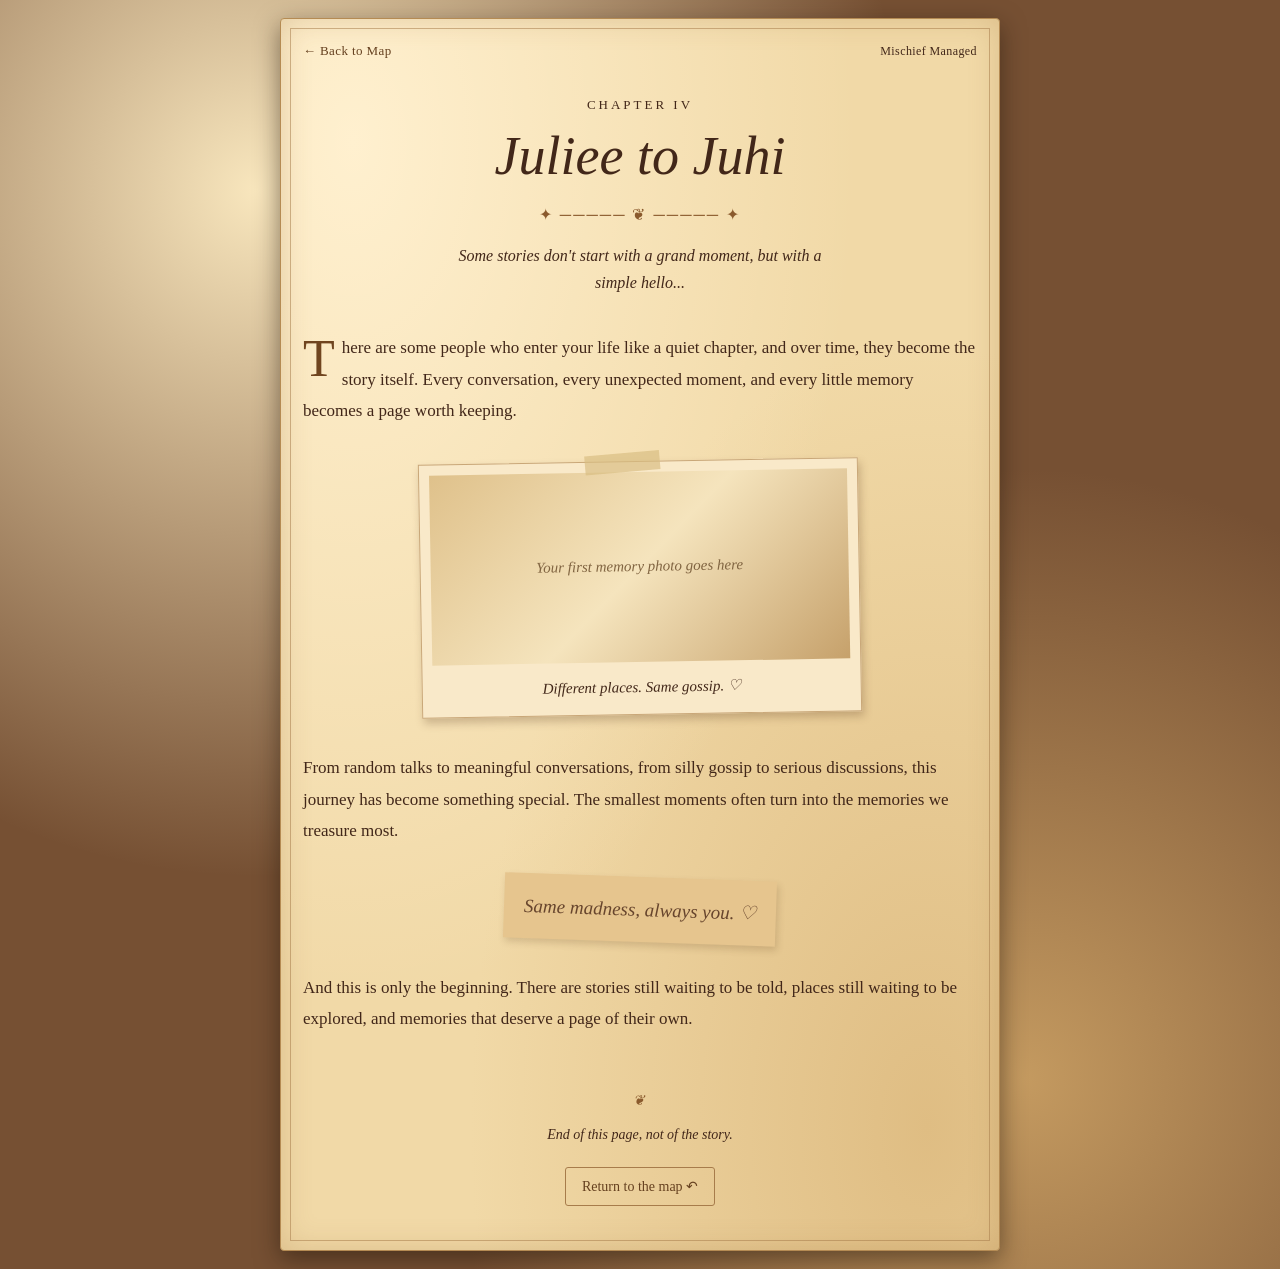
<file: Chapter4.html>
<!DOCTYPE html>
<html lang="en">
<head>
  <meta charset="UTF-8">
  <meta name="viewport" content="width=device-width, initial-scale=1.0">
  <title>Mischief Managed — Chapter IV</title>
  <link rel="stylesheet" href="chapter.css">
</head>

<body>
  <main class="diary-page">

    <nav class="top-bar">
      <a href="map1.html">← Back to Map</a>
      <span>Mischief Managed</span>
    </nav>

    <header class="chapter-header">
      <p class="chapter-number">CHAPTER IV</p>
      <h1>Juliee to Juhi</h1>
      <div class="divider">✦ ───── ❦ ───── ✦</div>
      <p class="subtitle">
        Some stories don't start with a grand moment,
        but with a simple hello...
      </p>
    </header>

    <article class="story">

      <p class="dropcap">
        There are some people who enter your life like a
        quiet chapter, and over time, they become the story
        itself. Every conversation, every unexpected moment,
        and every little memory becomes a page worth keeping.
      </p>

      <figure class="memory-photo">
        <div class="photo-placeholder">
          Your first memory photo goes here
        </div>
        <figcaption>
          Different places. Same gossip. ♡
        </figcaption>
      </figure>

      <p>
        From random talks to meaningful conversations,
        from silly gossip to serious discussions, this
        journey has become something special. The smallest
        moments often turn into the memories we treasure most.
      </p>

      <div class="handwritten-note">
        Same madness, always you. ♡
      </div>

      <p>
        And this is only the beginning. There are stories
        still waiting to be told, places still waiting to
        be explored, and memories that deserve a page of
        their own.
      </p>

    </article>

    <footer class="diary-footer">
      <div class="divider">❦</div>
      <p>End of this page, not of the story.</p>
      <a class="return-link" href="map1.html">
        Return to the map ↶
      </a>
    </footer>

  </main>
</body>
</html>
</file>
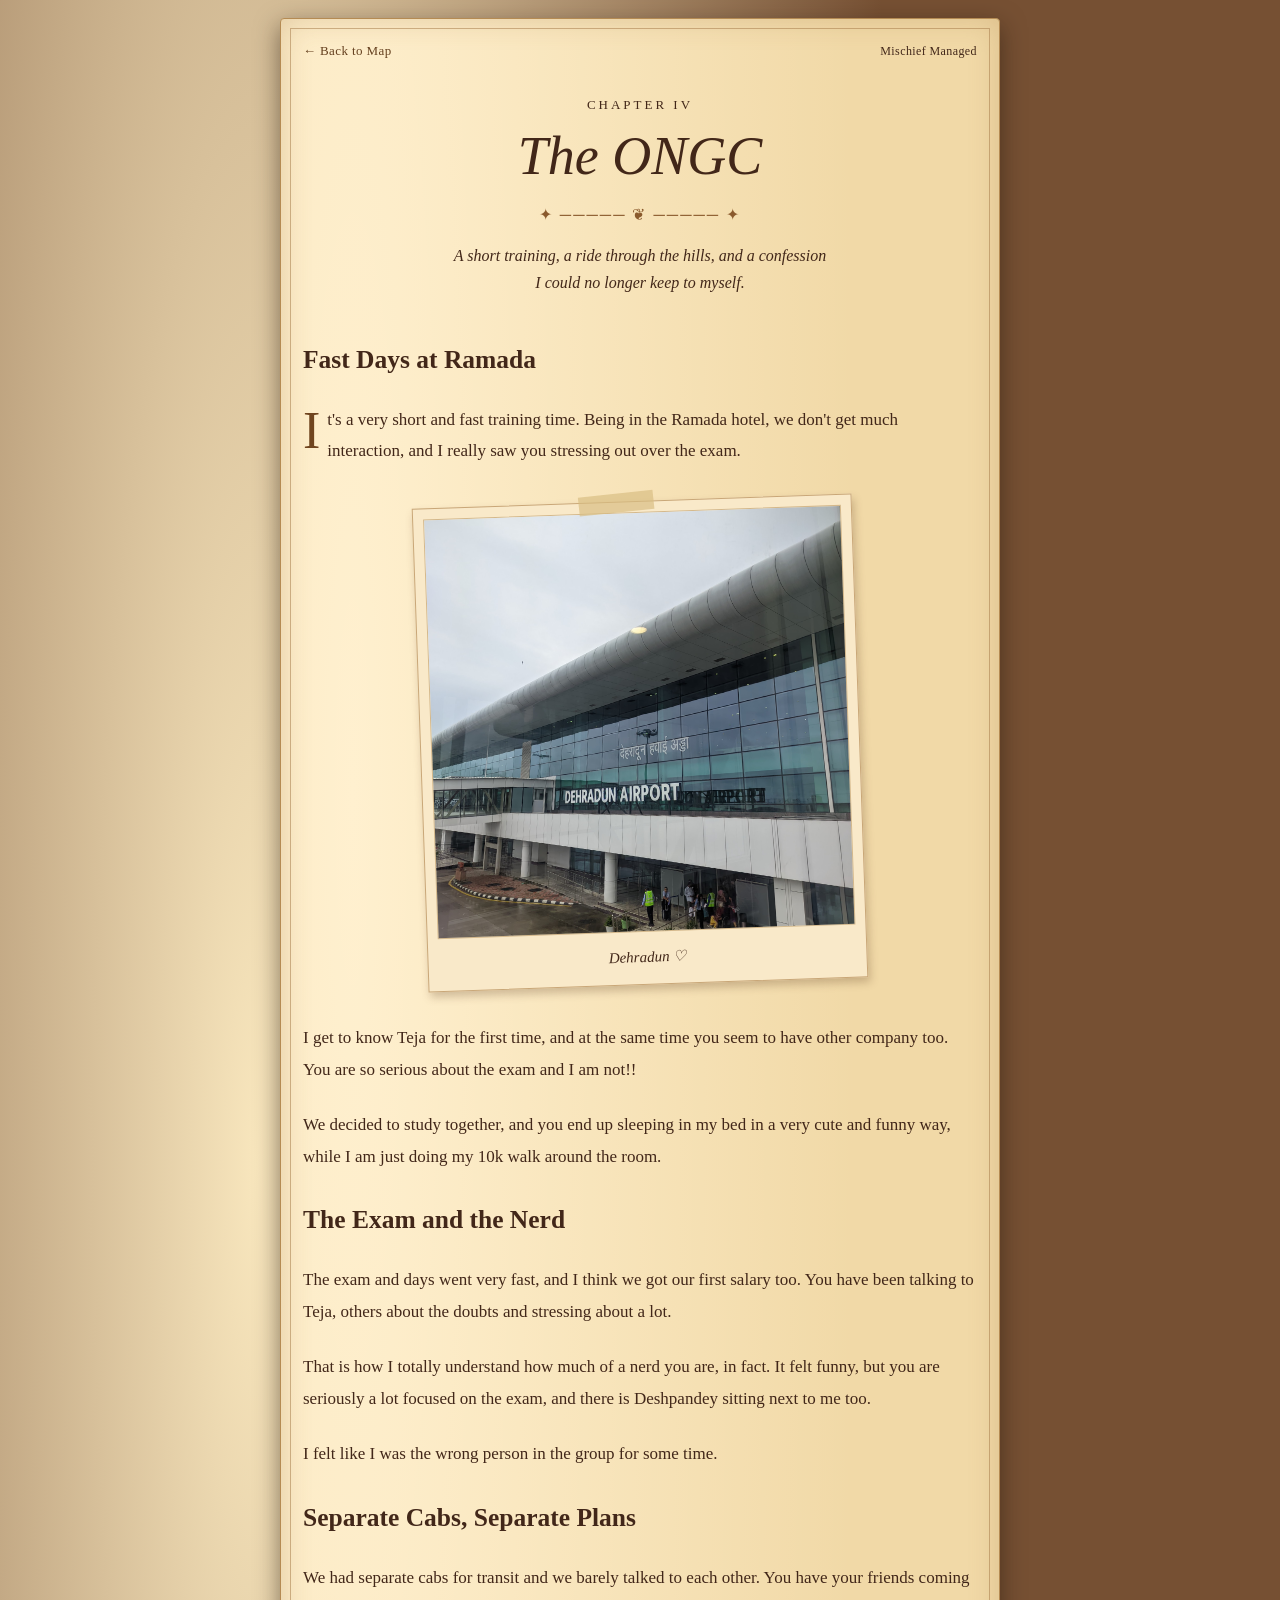
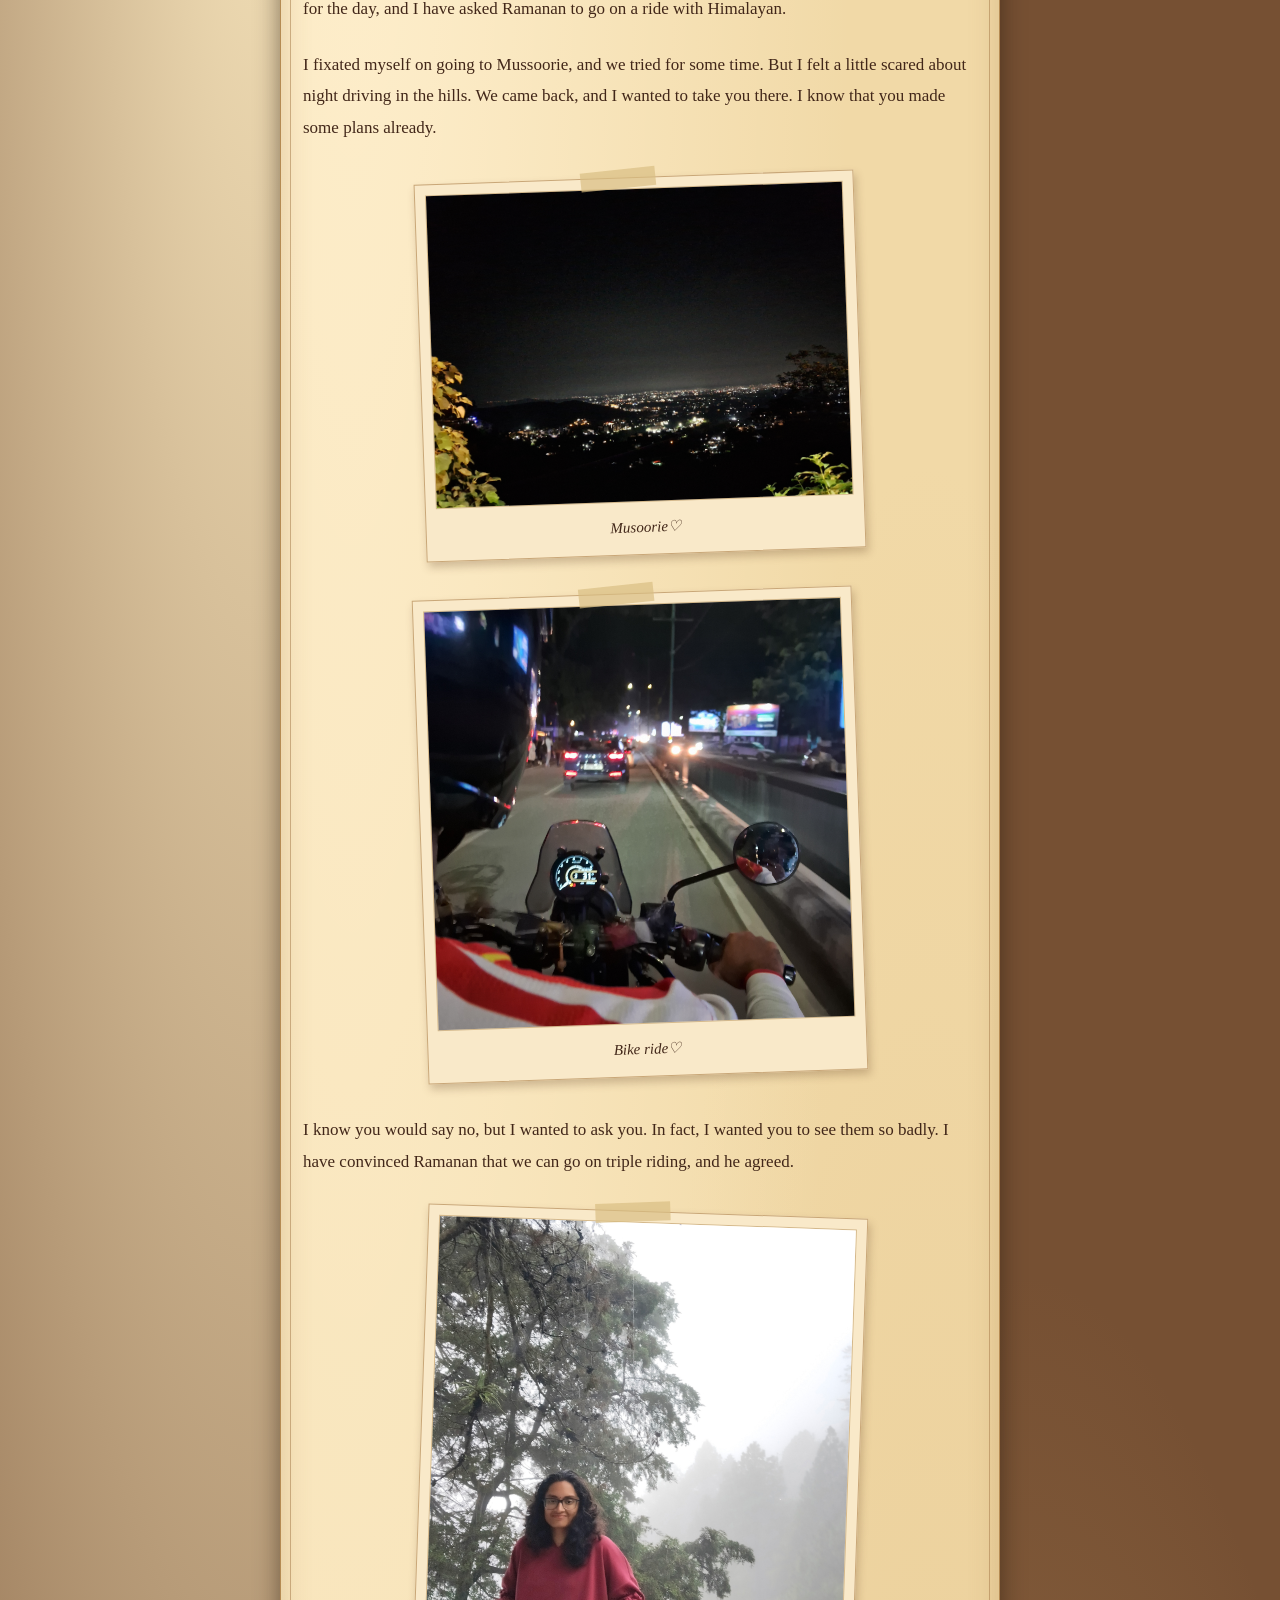
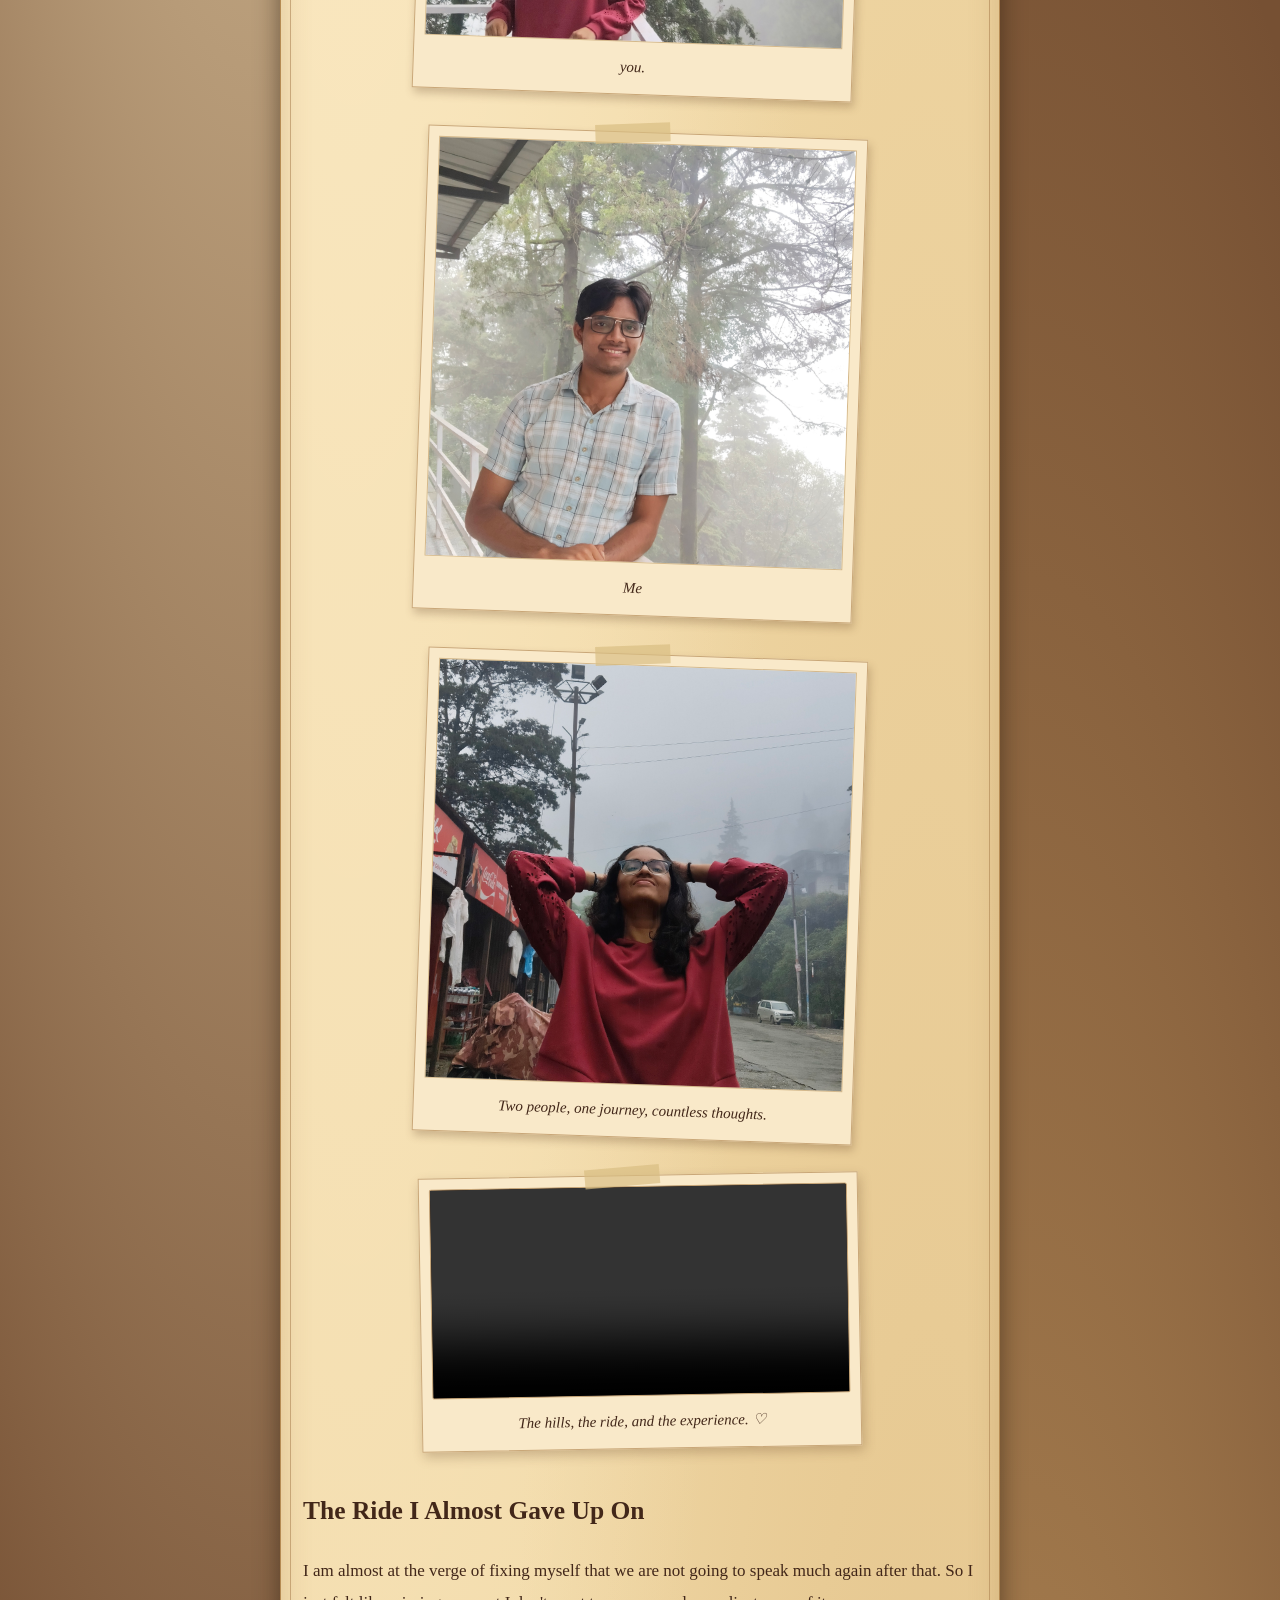
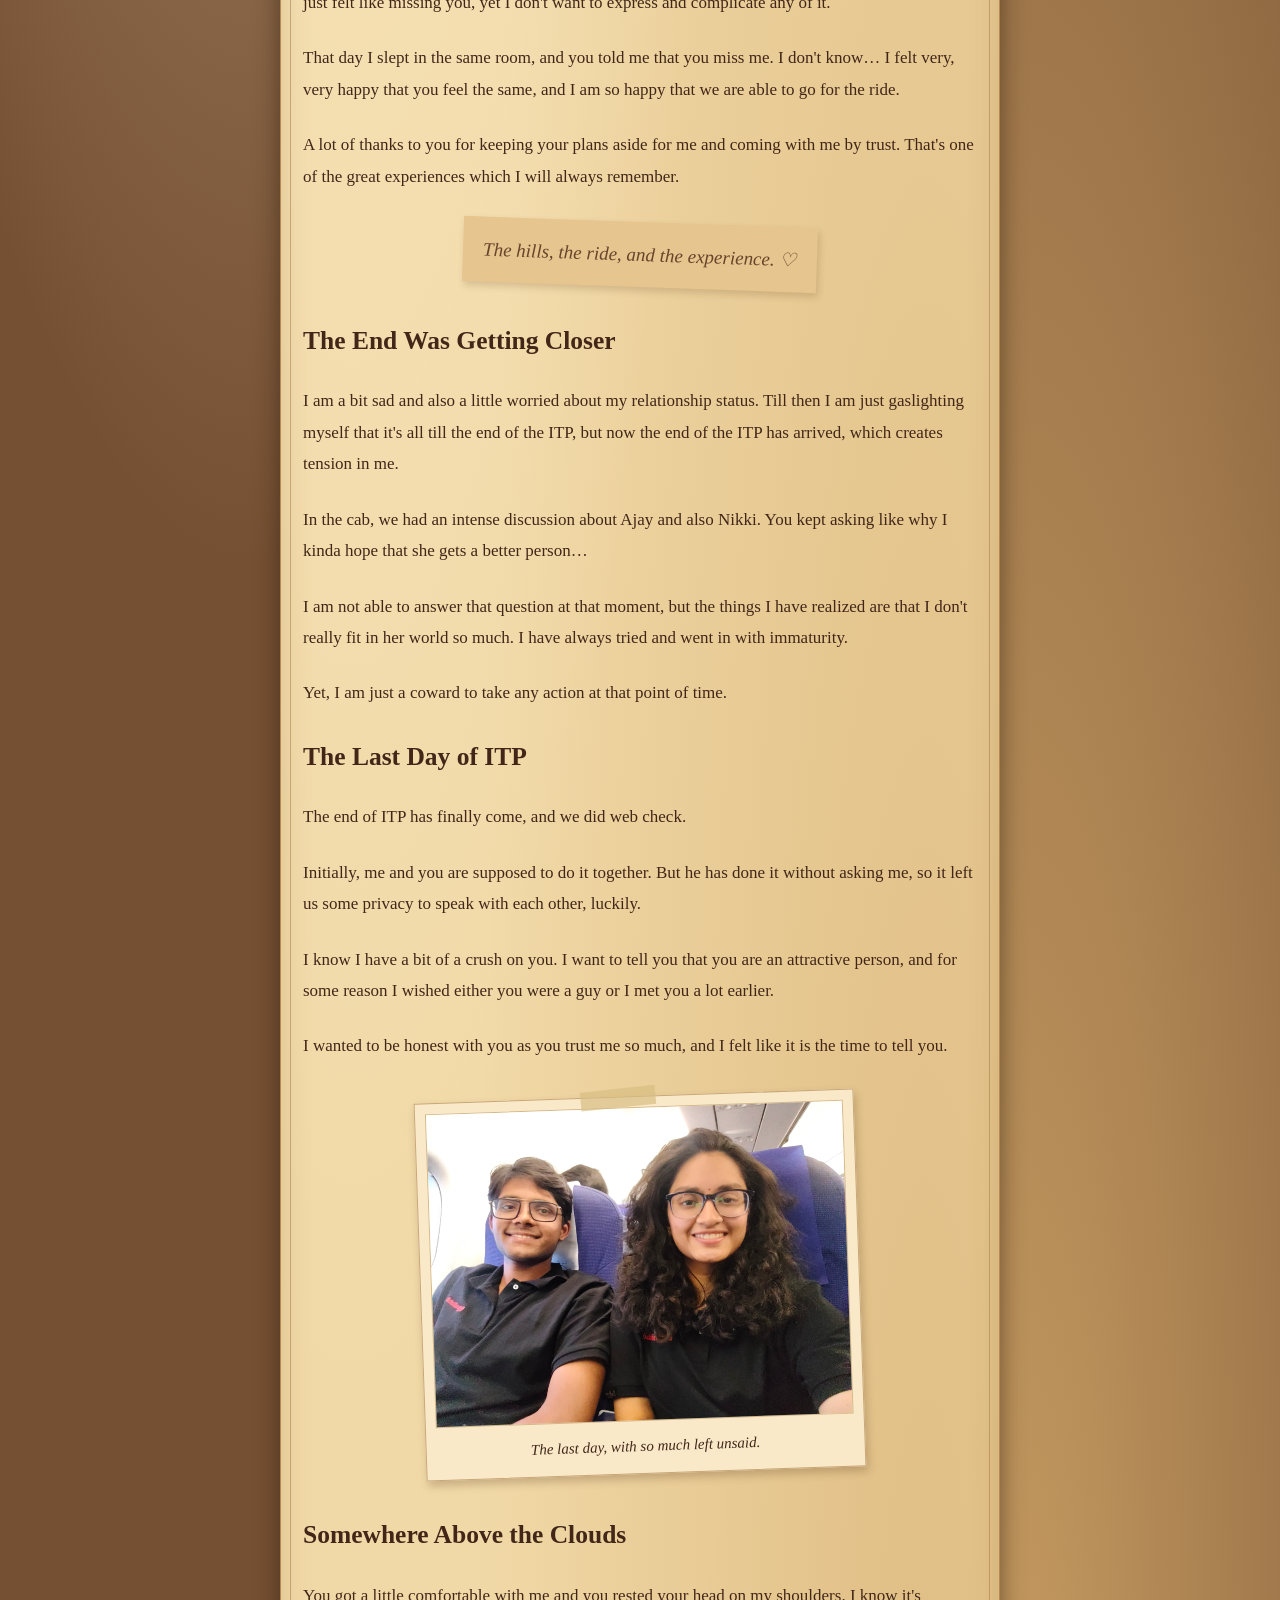
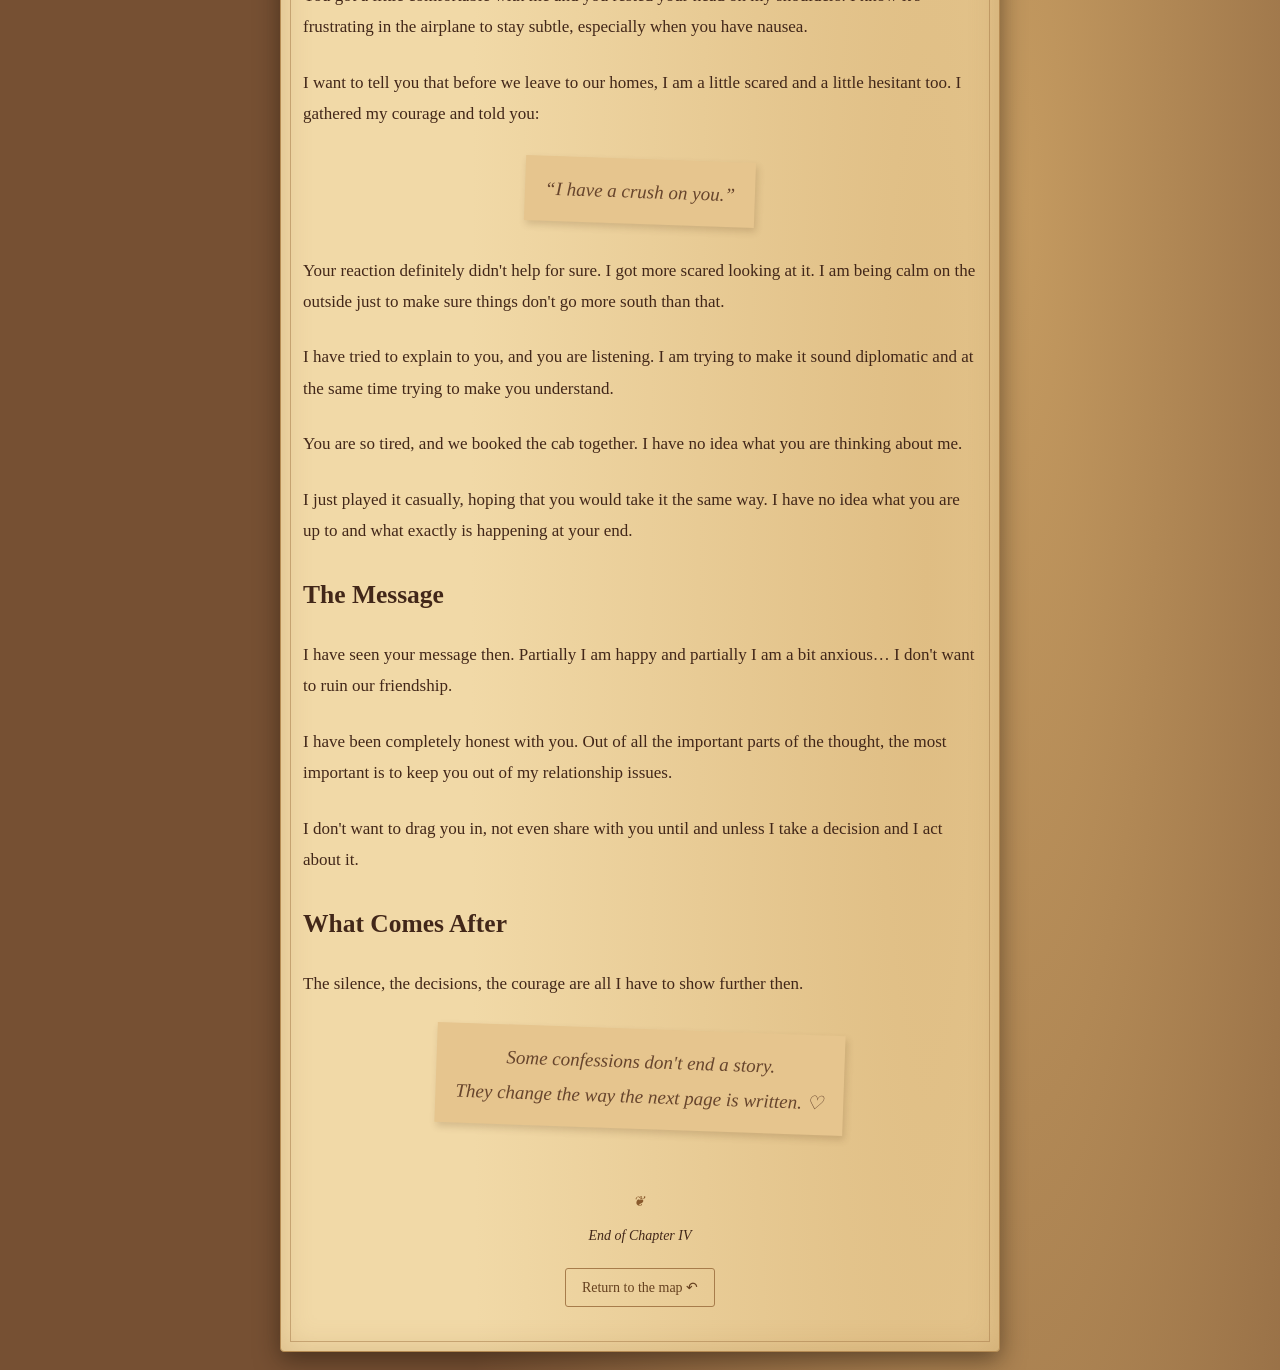
<file: chapter4.html>
<!DOCTYPE html>
<html lang="en">
<head>
  <meta charset="UTF-8">
  <meta name="viewport" content="width=device-width, initial-scale=1.0">
  <title>Mischief Managed — Chapter IV: The ONGC</title>
  <link rel="stylesheet" href="./chapter.css">
</head>

<body>
  <main class="diary-page">

    <nav class="top-bar">
      <a href="map1.html">← Back to Map</a>
      <span>Mischief Managed</span>
    </nav>

    <header class="chapter-header">
      <p class="chapter-number">CHAPTER IV</p>
      <h1>The ONGC</h1>
      <div class="divider">✦ ───── ❦ ───── ✦</div>
      <p class="subtitle">
        A short training, a ride through the hills,
        and a confession I could no longer keep to myself.
      </p>
    </header>

    <article class="story">

      <h2>Fast Days at Ramada</h2>

      <p class="dropcap">
        It's a very short and fast training time. Being in the Ramada
        hotel, we don't get much interaction, and I really saw you
        stressing out over the exam.
      </p>
      <figure class="memory-photo photo-tilt-left">
        <img src="IMG-20250729-WA0013.jpg" alt="A memory from the ONGC training">
        <figcaption>Dehradun ♡</figcaption>
      </figure>

      <p>
        I get to know Teja for the first time, and at the same time
        you seem to have other company too. You are so serious about
        the exam and I am not!!
      </p>

      <p>
        We decided to study together, and you end up sleeping in my
        bed in a very cute and funny way, while I am just doing my
        10k walk around the room.
      </p>


      <h2>The Exam and the Nerd</h2>

      <p>
        The exam and days went very fast, and I think we got our first
        salary too. You have been talking to Teja, others about the
        doubts and stressing about a lot.
      </p>

      <p>
        That is how I totally understand how much of a nerd you are,
        in fact. It felt funny, but you are seriously a lot focused
        on the exam, and there is Deshpandey sitting next to me too.
      </p>

      <p>
        I felt like I was the wrong person in the group for some time.
      </p>

      <h2>Separate Cabs, Separate Plans</h2>

      <p>
        We had separate cabs for transit and we barely talked to each
        other. You have your friends coming for the day, and I have
        asked Ramanan to go on a ride with Himalayan.
      </p>

      <p>
        I fixated myself on going to Mussoorie, and we tried for some
        time. But I felt a little scared about night driving in the
        hills. We came back, and I wanted to take you there. I know
        that you made some plans already.
      </p>
      
      <figure class="memory-photo photo-tilt-left">
        <img src="20250801_231604.jpg" alt="A memory from the ONGC training">
        <figcaption>Musoorie♡</figcaption>
      </figure>

      <figure class="memory-photo photo-tilt-left">
        <img src="20250801_213941.jpg" alt="A memory from the ONGC training">
        <figcaption>Bike ride♡</figcaption>
      </figure>

      <p>
        I know you would say no, but I wanted to ask you. In fact,
        I wanted you to see them so badly. I have convinced Ramanan
        that we can go on triple riding, and he agreed.
      </p>

      <figure class="memory-photo photo-tilt-right">
        <img src="IMG_20250802_101305.jpg" alt="Memories from the Mussoorie plans">
        <figcaption> you.</figcaption>
      </figure>

      
      <figure class="memory-photo photo-tilt-right">
        <img src="IMG_20250802_095818.jpg" alt="Memories from the Mussoorie plans">
        <figcaption>Me </figcaption>
      </figure>

      <figure class="memory-photo photo-tilt-right">
        <img src="IMG_20250802_100728.jpg" alt="A final journey from ITP">
        <figcaption>Two people, one journey, countless thoughts.</figcaption>
      </figure>
      
<figure class="memory-photo memory-video">
  <video controls playsinline preload="metadata">
    <source src="assets/20250802_095312.mp4" type="video/mp4">
    Your browser does not support video playback.
  </video>

  <figcaption>
    The hills, the ride, and the experience. ♡
  </figcaption>
</figure>
      

      <h2>The Ride I Almost Gave Up On</h2>

      <p>
        I am almost at the verge of fixing myself that we are not
        going to speak much again after that. So I just felt like
        missing you, yet I don't want to express and complicate any of it.
      </p>

      <p>
        That day I slept in the same room, and you told me that you
        miss me. I don't know… I felt very, very happy that you feel
        the same, and I am so happy that we are able to go for the ride.
      </p>

      <p>
        A lot of thanks to you for keeping your plans aside for me
        and coming with me by trust. That's one of the great experiences
        which I will always remember.
      </p>

      <div class="handwritten-note">
        The hills, the ride, and the experience. ♡
      </div>

    

      <h2>The End Was Getting Closer</h2>

      <p>
        I am a bit sad and also a little worried about my relationship
        status. Till then I am just gaslighting myself that it's all
        till the end of the ITP, but now the end of the ITP has arrived,
        which creates tension in me.
      </p>

      <p>
        In the cab, we had an intense discussion about Ajay and also
        Nikki. You kept asking like why I kinda hope that she gets
        a better person…
      </p>

      <p>
        I am not able to answer that question at that moment, but
        the things I have realized are that I don't really fit in
        her world so much. I have always tried and went in with immaturity.
      </p>

      <p>
        Yet, I am just a coward to take any action at that point of time.
      </p>

      <h2>The Last Day of ITP</h2>

      <p>
        The end of ITP has finally come, and we did web check.
      </p>

      <p>
        Initially, me and you are supposed to do it together. But he
        has done it without asking me, so it left us some privacy to
        speak with each other, luckily.
      </p>

      <p>
        I know I have a bit of a crush on you. I want to tell you that
        you are an attractive person, and for some reason I wished
        either you were a guy or I met you a lot earlier.
      </p>

      <p>
        I wanted to be honest with you as you trust me so much, and
        I felt like it is the time to tell you.
      </p>

      <figure class="memory-photo photo-tilt-left">
        <img src="IMG_20250802_190055.jpg" alt="A memory from the last day of ITP">
        <figcaption>The last day, with so much left unsaid.</figcaption>
      </figure>

      <h2>Somewhere Above the Clouds</h2>

      <p>
        You got a little comfortable with me and you rested your head
        on my shoulders. I know it's frustrating in the airplane to
        stay subtle, especially when you have nausea.
      </p>

      <p>
        I want to tell you that before we leave to our homes, I am
        a little scared and a little hesitant too. I gathered my
        courage and told you:
      </p>

      <div class="handwritten-note">
        “I have a crush on you.”
      </div>

      <p>
        Your reaction definitely didn't help for sure. I got more
        scared looking at it. I am being calm on the outside just
        to make sure things don't go more south than that.
      </p>

      <p>
        I have tried to explain to you, and you are listening.
        I am trying to make it sound diplomatic and at the same time
        trying to make you understand.
      </p>

      <p>
        You are so tired, and we booked the cab together. I have
        no idea what you are thinking about me.
      </p>

      <p>
        I just played it casually, hoping that you would take it
        the same way. I have no idea what you are up to and what
        exactly is happening at your end.
      </p>

      <h2>The Message</h2>

      <p>
        I have seen your message then. Partially I am happy and
        partially I am a bit anxious… I don't want to ruin our friendship.
      </p>

      <p>
        I have been completely honest with you. Out of all the
        important parts of the thought, the most important is to
        keep you out of my relationship issues.
      </p>

      <p>
        I don't want to drag you in, not even share with you until
        and unless I take a decision and I act about it.
      </p>

    

      <h2>What Comes After</h2>

      <p>
        The silence, the decisions, the courage are all I have to
        show further then.
      </p>

      <div class="handwritten-note">
        Some confessions don't end a story.<br>
        They change the way the next page is written. ♡
      </div>

    </article>

    <footer class="diary-footer">
      <div class="divider">❦</div>
      <p>End of Chapter IV</p>
      <a class="return-link" href="map1.html">
        Return to the map ↶
      </a>
    </footer>

  </main>
</body>
</html>
</file>
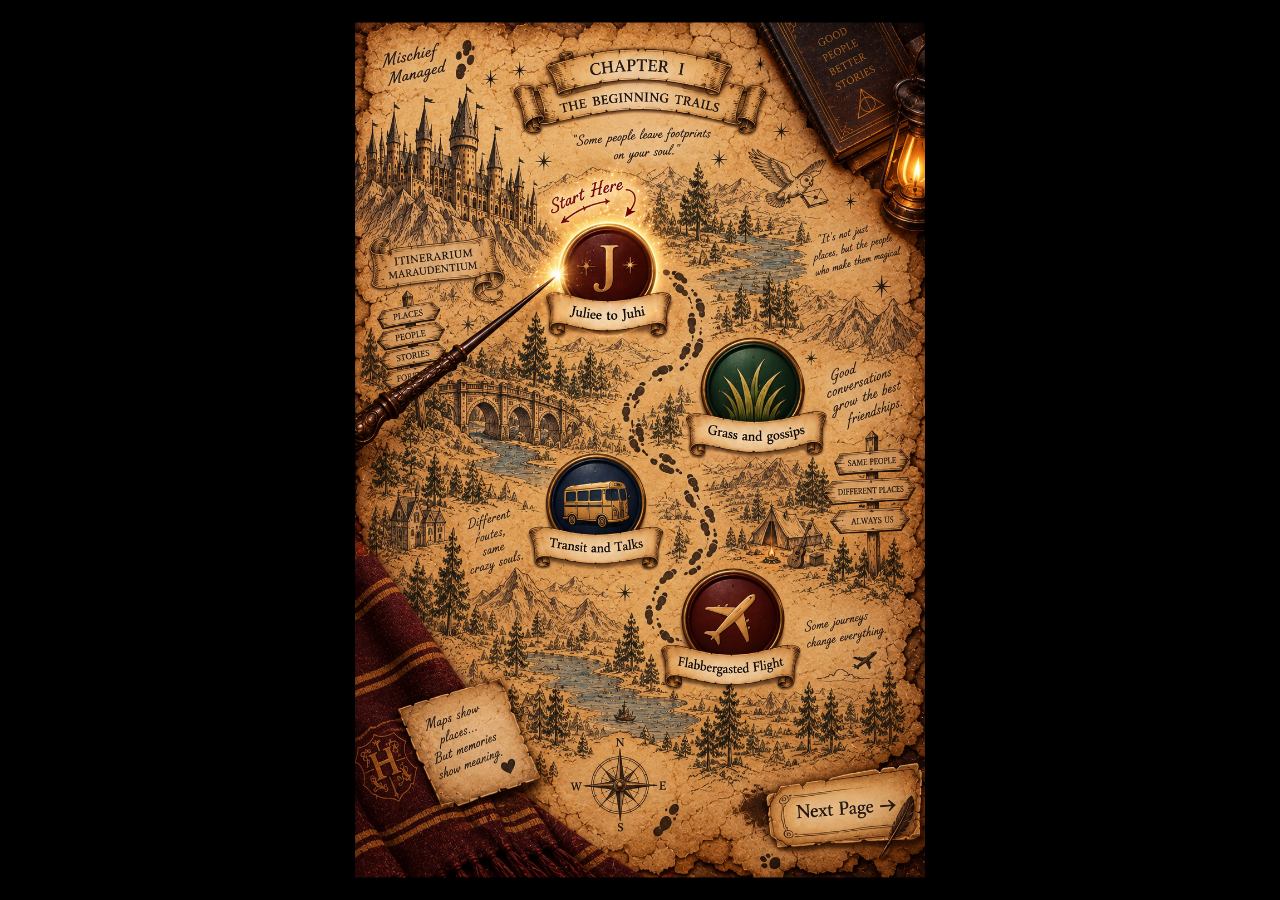
<file: map1.html>
<!DOCTYPE html>
<html lang="en">
<head>
    <meta charset="UTF-8">
    <meta name="viewport" content="width=device-width, initial-scale=1.0">
    <title>Mischief Managed — Map I</title>
    <link rel="stylesheet" href="map.css">
</head>
<body>

<div class="map-container">

    <img src="assets/Map1.png" class="map" alt="Our memory map">

    <button class="spot juliee" data-memory="juliee"
        aria-label="Juliee to Juhi"></button>

    <button class="spot grass" data-memory="grass"
        aria-label="Grass and Gossips"></button>

    <button class="spot transit" data-memory="transit"
        aria-label="Transit and Talks"></button>

    <button class="spot flight" data-memory="flight"
        aria-label="Flabbergasted Flight"></button>
    
    <button id="nextBtn" aria-label="Next page"></button>
    

</div>

<!-- Memory popup -->
<div id="memoryModal" class="modal hidden">
    <div class="memory-card">
        <button id="closeBtn" class="close-btn"
            aria-label="Close memory">&times;</button>

        <p class="eyebrow">A MEMORY FROM OUR MAP</p>
        <h2 id="memoryTitle"></h2>
        <div class="ornament">✦ ❧ ✦</div>
        <p id="memoryText"></p>

        <button id="backBtn" class="back-btn">Return to the map</button>
    </div>
</div>

<script src="map1.js"></script>
</body>
</html>
</file>
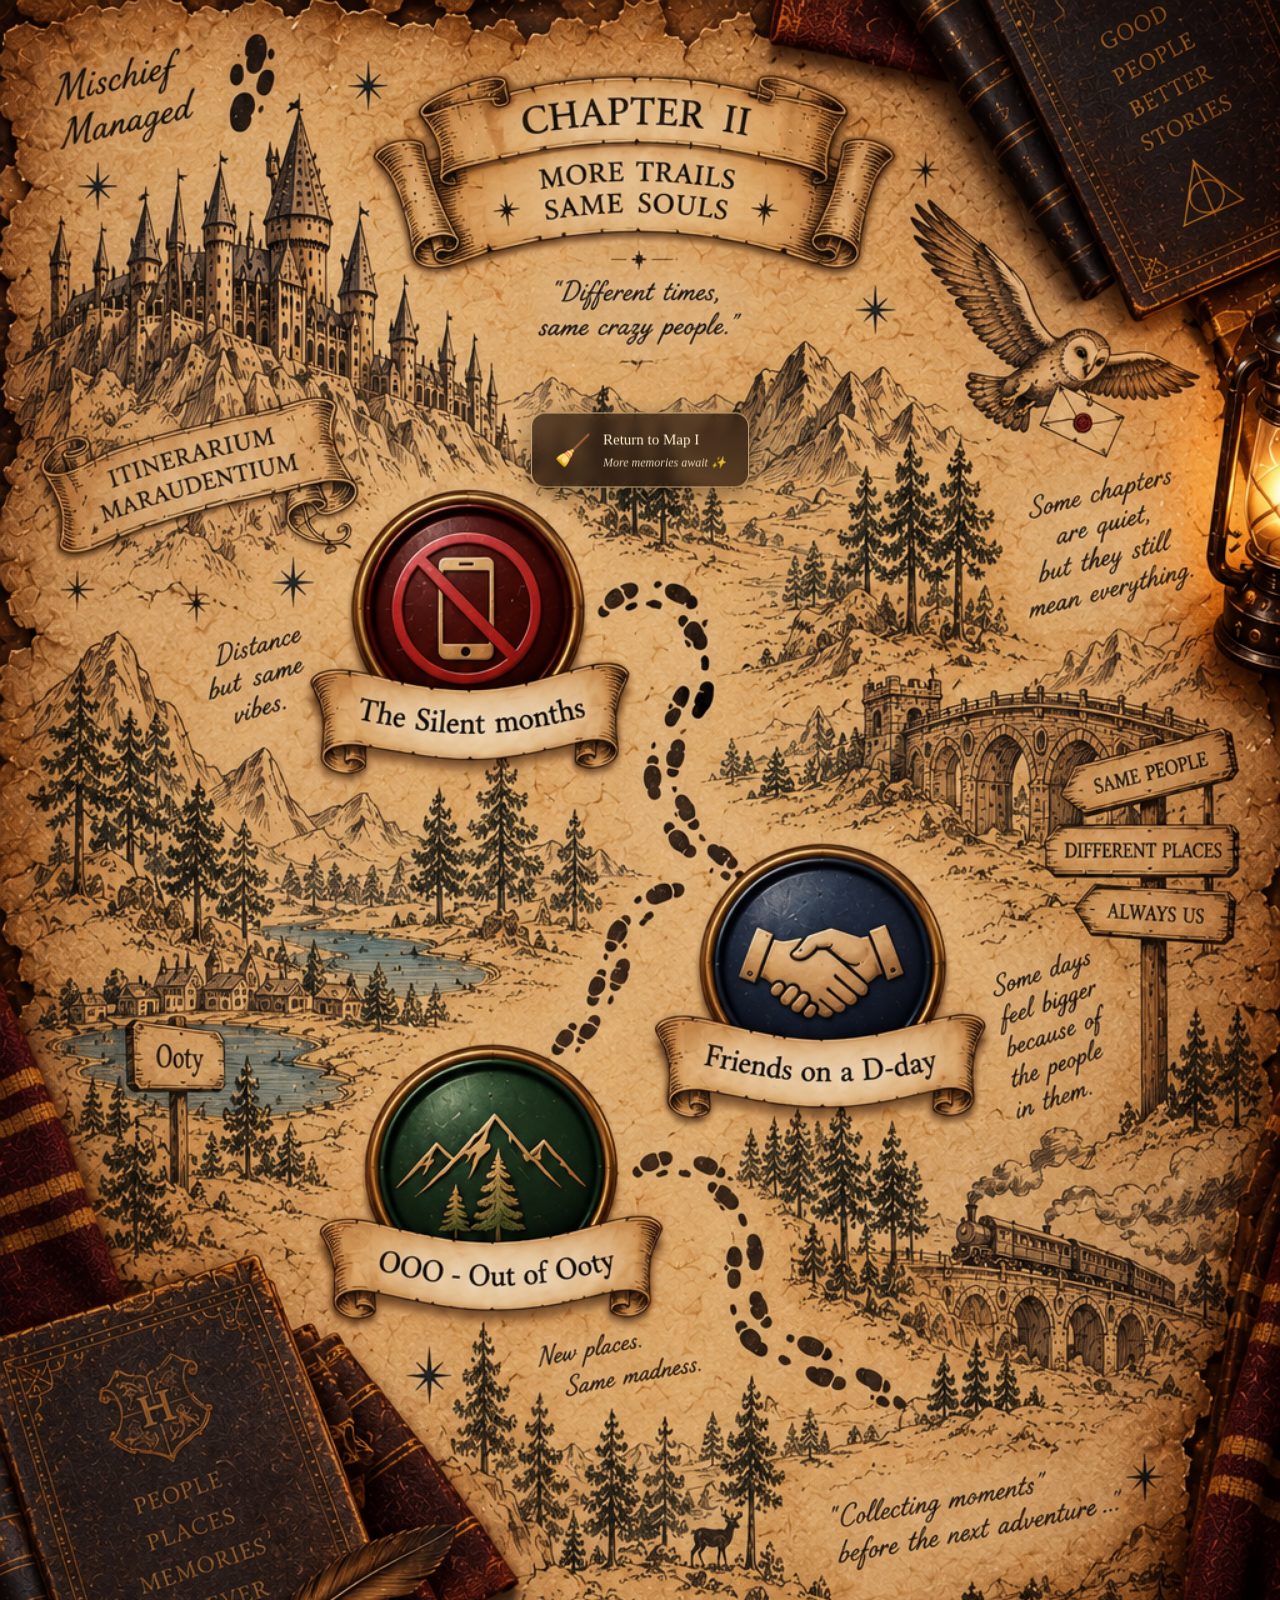
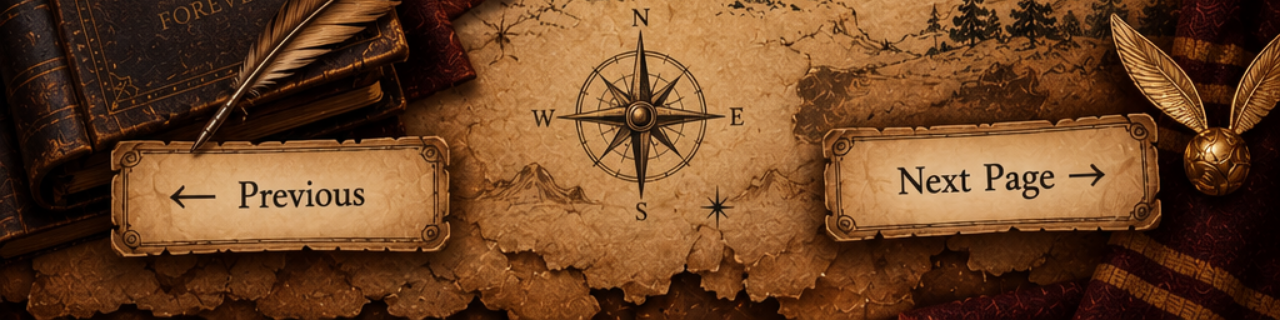
<file: map2.html>
<!DOCTYPE html>
<html lang="en">
<head>
    <meta charset="UTF-8">
    <meta name="viewport" content="width=device-width, initial-scale=1.0">

    <title>Mischief Managed — Map II</title>

    <style>
        * {
            margin: 0;
            padding: 0;
            box-sizing: border-box;
        }

        html, body {
            width: 100%;
            min-height: 100%;
            background: #21150e;
            font-family: Georgia, "Times New Roman", serif;
        }

        body {
            min-height: 100vh;
            min-height: 100dvh;
            overflow-x: hidden;
        }

        /* POSTER */
        .map-container {
            position: relative;
            width: 100%;
            min-height: 100vh;
            min-height: 100dvh;
            display: flex;
            justify-content: center;
            align-items: flex-start;
        }

        .map-poster {
            display: block;
            width: 100%;
            height: auto;
            min-height: 100vh;
            min-height: 100dvh;
            object-fit: cover;
            object-position: top center;
        }

        /* CENTERED FLOATING BUTTON */
        .coming-soon {
            position: fixed;
            z-index: 10;
            top: 50%;
            left: 50%;
            transform: translate(-50%, -50%);

            display: flex;
            align-items: center;
            justify-content: center;
            gap: 12px;

            width: max-content;
            max-width: 90%;
            padding: 16px 22px;

            color: #fff0d0;
            text-decoration: none;
            text-align: left;

            background: rgba(43, 25, 14, 0.72);
            border: 1px solid rgba(230, 193, 130, 0.8);
            border-radius: 14px;

            -webkit-backdrop-filter: blur(6px);
            backdrop-filter: blur(6px);

            box-shadow: 0 5px 22px rgba(0, 0, 0, 0.4);

            animation: float 3s ease-in-out infinite;
            -webkit-tap-highlight-color: transparent;
        }

        .broom {
            font-size: 30px;
            line-height: 1;
        }

        .button-text strong {
            display: block;
            font-size: 15px;
            font-weight: normal;
            line-height: 1.4;
        }

        .button-text small {
            display: block;
            margin-top: 5px;
            font-size: 12px;
            font-style: italic;
            opacity: 0.85;
        }

        .coming-soon:active {
            background: rgba(75, 43, 22, 0.92);
        }

        @keyframes float {
            0%, 100% {
                translate: 0 0;
            }

            50% {
                translate: 0 -5px;
            }
        }

        @media (max-width: 480px) {
            .coming-soon {
                padding: 14px 17px;
                gap: 10px;
                max-width: 92%;
            }

            .broom {
                font-size: 26px;
            }

            .button-text strong {
                font-size: 14px;
            }

            .button-text small {
                font-size: 11px;
            }
        }
    </style>
</head>

<body>

    <main class="map-container">
        <img
            src="assets/Map2.png"
            class="map-poster"
            alt="The next chapter of our memory map"
        >
    </main>

    <!-- Tap this floating button to return to Map I -->
    <a href="map1.html" class="coming-soon">
        <span class="broom">🧹</span>

        <span class="button-text">
            <strong>Return to Map I</strong>
            <small>More memories await ✨</small>
        </span>
    </a>

</body>
</html>
</file>
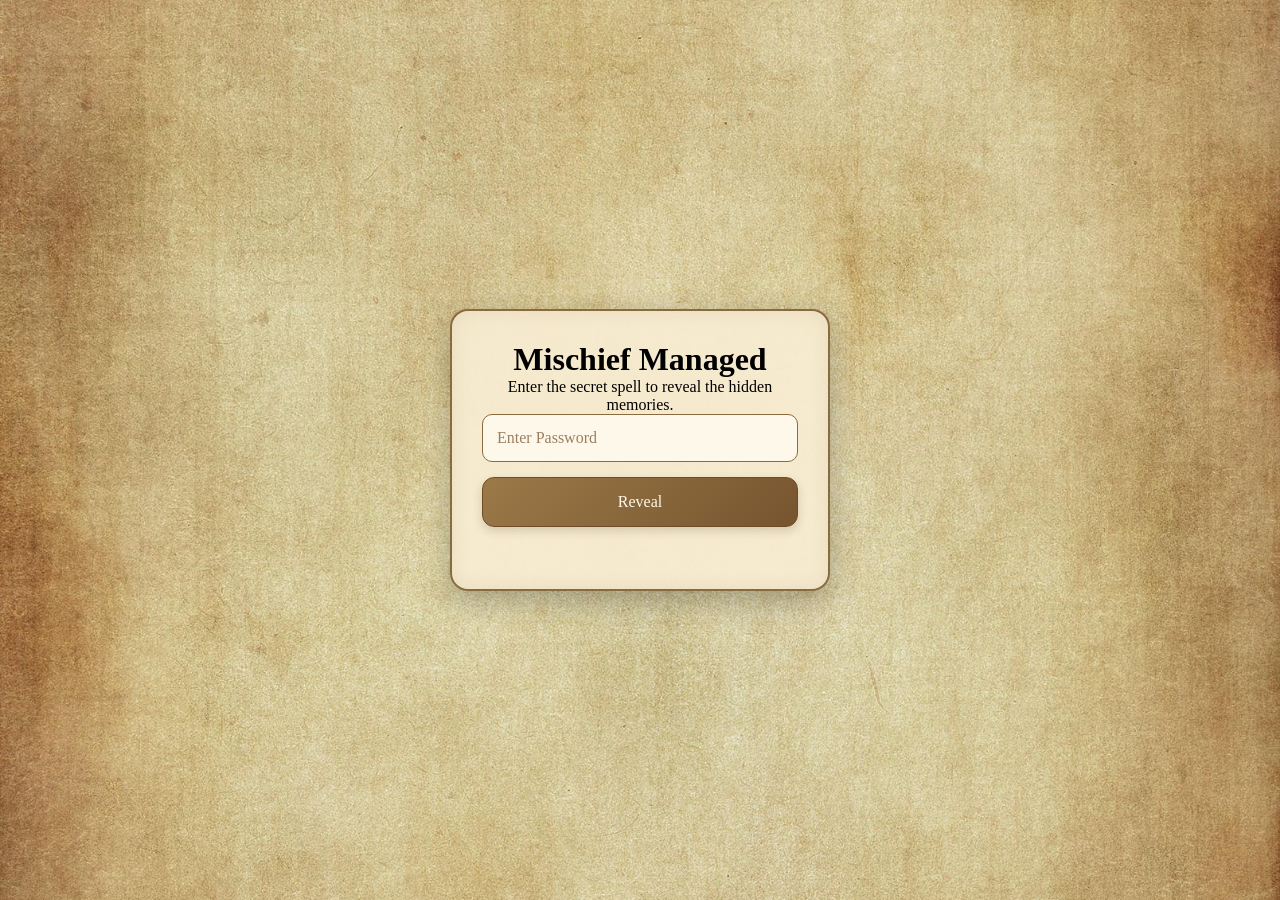
<file: spell.html>
<!DOCTYPE html>
<html lang="en">
<head>

<meta charset="UTF-8">
<meta name="viewport" content="width=device-width, initial-scale=1.0">

<title>Reveal The Memories</title>

<link rel="stylesheet" href="spell.css">

</head>

<body>

<div class="overlay">

    <div class="parchment">

        <h1>Mischief Managed</h1>

        <p>
            Enter the secret spell to reveal
            the hidden memories.
        </p>

        <input
            type="password"
            id="password"
            placeholder="Enter Password"
        >

        <button id="unlockBtn">
            Reveal
        </button>

        <p id="error"></p>

    </div>

</div>

<script src="spell.js"></script>

</body>
</html>
</file>
<file: spell.css>
/* ===================================
   GLOBAL RESET
=================================== */

* {
    margin: 0;
    padding: 0;
    box-sizing: border-box;
}

html,
body {
    width: 100%;
    min-height: 100%;
    overflow: hidden;
    font-family: Georgia, serif;
}

/* ===================================
   BACKGROUND
=================================== */

body {
    min-height: 100vh;
    min-height: 100dvh;

    background: url("assets/parchment-bg.jpg") center / cover no-repeat;

    display: flex;
    justify-content: center;
    align-items: center;

    opacity: 1;
    transition: opacity 1s ease;
}

body.fade {
    opacity: 0;
}

/* ===================================
   MAIN OVERLAY
=================================== */

.overlay {
    position: relative;
    z-index: 1;

    width: 100%;
    min-height: 100vh;
    min-height: 100dvh;

    display: flex;
    justify-content: center;
    align-items: center;

    padding: 25px;

    opacity: 1;
    transition: opacity 0.8s ease;
}

/* Fade the parchment away */
body.leaving .overlay {
    opacity: 0;
    pointer-events: none;
}

/* ===================================
   PARCHMENT CARD
=================================== */

.parchment {
    width: 100%;
    max-width: 380px;

    padding: 30px;

    background: rgba(248, 236, 210, 0.94);

    border: 2px solid #8a6b3f;
    border-radius: 18px;

    box-shadow:
        0 10px 30px rgba(0, 0, 0, 0.25),
        inset 0 0 18px rgba(138, 107, 63, 0.12);

    text-align: center;

    animation: parchmentAppear 1s ease both;
}

/* ===================================
   TEXT
=================================== */

.intro {
    color: #4d2f12;
    font-size: 18px;
    line-height: 1.6;
    margin-bottom: 25px;
}

#spellStatus {
    margin-top: 15px;
    color: #6a4722;
    min-height: 22px;
    font-size: 14px;
    line-height: 1.5;
}

#error {
    margin-top: 12px;
    color: #b22222;
    min-height: 20px;
    font-size: 14px;
    line-height: 1.4;
}

/* ===================================
   BUTTONS
=================================== */

#micBtn,
#unlockBtn {
    width: 100%;
    padding: 15px;

    border: 1px solid #6e4c27;
    border-radius: 12px;

    background: linear-gradient(
        135deg,
        #9b7948,
        #76552f
    );

    color: #fff8e9;
    font-family: Georgia, serif;
    font-size: 16px;

    cursor: pointer;

    box-shadow: 0 4px 10px rgba(65, 42, 19, 0.18);

    transition:
        transform 0.25s ease,
        box-shadow 0.25s ease,
        background 0.25s ease;
}

#micBtn:hover,
#unlockBtn:hover {
    background: linear-gradient(
        135deg,
        #ad8952,
        #896337
    );

    box-shadow: 0 6px 15px rgba(65, 42, 19, 0.25);
}

#micBtn:active,
#unlockBtn:active {
    transform: scale(0.98);
}

#micBtn:focus-visible,
#unlockBtn:focus-visible {
    outline: 2px solid #4d2f12;
    outline-offset: 3px;
}

/* ===================================
   DIVIDER
=================================== */

.divider {
    margin: 25px 0;
    color: #7a5a33;
    font-size: 15px;
    letter-spacing: 2px;
}

/* ===================================
   PASSWORD FIELD
=================================== */

#password {
    display: block;
    width: 100%;

    padding: 14px;

    border-radius: 10px;
    border: 1px solid #8a6b3f;

    background: rgba(255, 250, 239, 0.9);
    color: #4d2f12;

    outline: none;
    font-family: Georgia, serif;
    font-size: 16px;

    margin-bottom: 15px;

    transition:
        border-color 0.25s ease,
        box-shadow 0.25s ease;
}

#password::placeholder {
    color: #9a8060;
}

#password:focus {
    border-color: #68451f;
    box-shadow: 0 0 0 3px rgba(138, 107, 63, 0.18);
}

/* ===================================
   MAGICAL LOADING SCREEN
=================================== */

.loading-screen {
    position: fixed;
    inset: 0;

    z-index: 9999;

    display: flex;
    justify-content: center;
    align-items: center;

    padding: 25px;

    background:
        radial-gradient(
            circle at center,
            rgba(73, 48, 27, 0.96) 0%,
            rgba(35, 22, 13, 0.99) 55%,
            #120b07 100%
        );

    color: #f3d7a0;

    opacity: 0;
    visibility: hidden;
    pointer-events: none;

    transition:
        opacity 1s ease,
        visibility 1s ease;
}

/* Show loading screen */
.loading-screen.active {
    opacity: 1;
    visibility: visible;
    pointer-events: auto;
}

/* Loading content */
.loading-content {
    width: 100%;
    max-width: 360px;

    text-align: center;

    opacity: 0;
    transform: translateY(15px);

    transition:
        opacity 0.8s ease,
        transform 0.8s ease;
}

.loading-screen.active .loading-content {
    opacity: 1;
    transform: translateY(0);
}

/* Magical star */
.magic-symbol {
    display: inline-block;

    margin-bottom: 22px;

    color: #f4d18b;
    font-size: 48px;
    line-height: 1;

    text-shadow:
        0 0 10px rgba(244, 209, 139, 0.6),
        0 0 25px rgba(244, 209, 139, 0.35);

    animation: magicGlow 2.2s ease-in-out infinite;
}

/* Loading title */
.loading-content h1 {
    color: #f3d7a0;

    font-family: Georgia, serif;
    font-size: 30px;
    font-weight: normal;
    font-style: italic;

    letter-spacing: 1px;
    line-height: 1.4;

    text-shadow: 0 2px 12px rgba(244, 209, 139, 0.15);
}

/* Loading message */
.loading-content p {
    margin-top: 18px;

    color: #d7b982;

    font-family: Georgia, serif;
    font-size: 14px;
    font-style: italic;

    letter-spacing: 0.4px;
    line-height: 1.6;
}

/* Animated progress line */
.loading-line {
    position: relative;

    width: 180px;
    height: 2px;

    margin: 30px auto 0;

    overflow: hidden;

    background: rgba(215, 185, 130, 0.2);
    border-radius: 5px;
}

.loading-line span {
    display: block;

    width: 40%;
    height: 100%;

    background: linear-gradient(
        90deg,
        transparent,
        #f4d18b,
        #fff0c2,
        transparent
    );

    box-shadow: 0 0 10px rgba(244, 209, 139, 0.65);

    animation: loadingProgress 1.6s ease-in-out infinite;
}

/* ===================================
   ANIMATIONS
=================================== */

@keyframes parchmentAppear {
    from {
        opacity: 0;
        transform: translateY(12px) scale(0.98);
    }

    to {
        opacity: 1;
        transform: translateY(0) scale(1);
    }
}

@keyframes magicGlow {
    0%,
    100% {
        opacity: 0.65;
        transform: scale(0.95) rotate(0deg);

        text-shadow:
            0 0 8px rgba(216, 169, 91, 0.5);
    }

    50% {
        opacity: 1;
        transform: scale(1.12) rotate(45deg);

        text-shadow:
            0 0 14px #f4d18b,
            0 0 28px rgba(244, 209, 139, 0.65);
    }
}

@keyframes loadingProgress {
    from {
        transform: translateX(-110%);
    }

    to {
        transform: translateX(360%);
    }
}

/* ===================================
   MOBILE
=================================== */

@media (max-width: 480px) {
    .overlay {
        padding: 20px;
    }

    .parchment {
        padding: 24px;
        max-width: 360px;
    }

    .intro {
        font-size: 16px;
    }

    #micBtn,
    #unlockBtn {
        font-size: 15px;
        padding: 14px;
    }

    .loading-content h1 {
        font-size: 27px;
    }

    .magic-symbol {
        font-size: 44px;
    }
}

/* Respect reduced-motion preferences */
@media (prefers-reduced-motion: reduce) {
    *,
    *::before,
    *::after {
        animation-duration: 0.01ms !important;
        animation-iteration-count: 1 !important;
        scroll-behavior: auto !important;
    }
}
</file>
<file: chapter.css>
* {
  box-sizing: border-box;
}

body {
  margin: 0;
  padding: 18px 12px;
  min-height: 100vh;
  color: #422719;
  background:
    radial-gradient(ellipse at 20% 15%, #f8e6bd 0%, transparent 45%),
    radial-gradient(ellipse at 80% 85%, #c49a60 0%, transparent 40%),
    #765033;
  font-family: Georgia, "Times New Roman", serif;
}

.diary-page {
  position: relative;
  width: 100%;
  max-width: 720px;
  min-height: 95vh;
  margin: 0 auto;
  padding: 24px 22px;
  overflow: hidden;
  border: 1px solid #b58b53;
  border-radius: 4px;
  background:
    radial-gradient(ellipse at 10% 10%, #fff0cf 0%, transparent 55%),
    radial-gradient(ellipse at 90% 90%, #dfbd83 0%, transparent 50%),
    #f1d9a7;
  box-shadow:
    0 8px 25px #24160b88,
    inset 0 0 30px #9b6b3540;
}

.diary-page::before {
  content: "";
  position: absolute;
  inset: 9px;
  border: 1px solid #a77c4b88;
  pointer-events: none;
}

.top-bar {
  position: relative;
  display: flex;
  justify-content: space-between;
  align-items: center;
  gap: 10px;
  font-size: 12px;
  letter-spacing: 0.4px;
}

.top-bar a,
.return-link {
  color: #65401f;
  text-decoration: none;
}

.top-bar a {
  font-size: 13px;
}

.chapter-header {
  text-align: center;
  padding: 38px 0 18px;
}

.chapter-number {
  font-size: 13px;
  letter-spacing: 3px;
  margin: 0 0 12px;
}

h1 {
  margin: 0;
  font-family: "Palatino Linotype", "Book Antiqua", Georgia, serif;
  font-size: clamp(34px, 8vw, 54px);
  font-weight: normal;
  font-style: italic;
  line-height: 1.15;
}

.divider {
  margin: 18px 0;
  color: #8a5a2d;
  letter-spacing: 2px;
  text-align: center;
}

.subtitle {
  max-width: 380px;
  margin: 0 auto;
  font-size: 16px;
  font-style: italic;
  line-height: 1.7;
}

.story {
  position: relative;
  font-size: 17px;
  line-height: 1.85;
}

.story p {
  margin: 18px 0 24px;
}

.dropcap::first-letter {
  float: left;
  padding: 4px 7px 0 0;
  font-size: 52px;
  line-height: 0.9;
  color: #70451f;
}

.memory-photo {
  width: 100%;
  max-width: 440px;
  margin: 30px auto;
  padding: 10px 10px 15px;
  background: #f9e9c9;
  border: 1px solid #c9a778;
  box-shadow: 2px 5px 9px #5a381d44;
  transform: rotate(-1deg);
}

.photo-placeholder {
  min-height: 190px;
  display: flex;
  align-items: center;
  justify-content: center;
  padding: 20px;
  text-align: center;
  color: #806441;
  background:
    linear-gradient(135deg, #dfc18b, #f5e4bd, #c6a16b);
  font-size: 15px;
  font-style: italic;
}

.memory-photo figcaption {
  margin-top: 10px;
  text-align: center;
  font-size: 15px;
  font-style: italic;
}

.handwritten-note {
  width: fit-content;
  max-width: 90%;
  margin: 30px auto;
  padding: 15px 20px;
  color: #67452d;
  background: #e6c58e;
  box-shadow: 2px 4px 7px #5a381d30;
  font-size: 19px;
  font-style: italic;
  text-align: center;
  transform: rotate(2deg);
}

.diary-footer {
  padding: 15px 0 10px;
  text-align: center;
  font-size: 14px;
  font-style: italic;
}

.return-link {
  display: inline-block;
  margin: 10px 0;
  padding: 10px 16px;
  border: 1px solid #a77c4b;
  border-radius: 3px;
  font-style: normal;
}

.return-link:hover {
  background: #dfc18b;
}

@media (max-width: 480px) {
  body {
    padding: 8px 5px;
  }

  .diary-page {
    padding: 20px 18px;
  }

  .chapter-header {
    padding-top: 32px;
  }

  .story {
    font-size: 16px;
    line-height: 1.8;
  }

  .photo-placeholder {
    min-height: 160px;
  }
}



/* Actual scrapbook photographs */
.memory-photo img {
  display: block;
  width: 100%;
  height: auto;
  max-height: 420px;
  object-fit: cover;
  border: 1px solid #d4b88b;
}

/* Different photo angles */
.photo-tilt-left {
  transform: rotate(-2deg);
}

.photo-tilt-right {
  transform: rotate(2deg);
}

.photo-wide {
  max-width: 100%;
  transform: rotate(0deg);
}

/* Vintage paper photo frame */
.memory-photo {
  position: relative;
  margin-top: 34px;
  margin-bottom: 38px;
}

/* Small piece of translucent tape */
.memory-photo::before {
  content: "";
  position: absolute;
  top: -9px;
  left: 38%;
  width: 75px;
  height: 19px;
  background: #d9bd82aa;
  transform: rotate(-4deg);
  z-index: 1;
  pointer-events: none;
}

/* Handwritten-style captions */
.memory-photo figcaption {
  padding: 4px 3px 0;
  line-height: 1.5;
}


.memory-video video {
  display: block;
  width: 100%;
  height: auto;
  max-height: 480px;
  border: 1px solid #c9a778;
  background: #2b1c12;
  object-fit: contain;
  border-radius: 2px;
}

.memory-video {
  position: relative;
  padding: 10px 10px 15px;
  background: #f9e9c9;
  box-shadow: 2px 5px 12px #5a381d44;
}
</file>
<file: map.css>
* {
    margin: 0;
    padding: 0;
    box-sizing: border-box;
}

html, body {
    width: 100%;
    height: 100%;
    overflow: hidden;
    background: #000;
    font-family: Georgia, serif;
}

/* MAP */
.map-container {
    position: relative;
    width: 100vw;
    height: 100vh;
}

.map {
    position: absolute;
    top: 50%;
    left: 50%;
    height: 95vh;
    width: auto;
    max-width: none;
    transform: translate(-50%, -50%);
    display: block;
}

/* INVISIBLE CLICKABLE LOCATIONS */
.spot {
    position: absolute;
    display: block;
    width: 110px;
    height: 110px;
    background: transparent;
    border: none;
    border-radius: 50%;
    cursor: pointer;
    z-index: 5;
    -webkit-tap-highlight-color: transparent;
}

.juliee {
    top: 24%;
    left: 30%;
}

.grass {
    top: 35%;
    left: 65%;
}

.transit {
    top: 50%;
    left: 30%;
}

.flight {
    top: 64%;
    left: 58%;
}

/* MEMORY POPUP BACKGROUND */
.modal {
    position: fixed;
    inset: 0;
    z-index: 20;
    display: flex;
    justify-content: center;
    align-items: center;
    padding: 20px;
    background: rgba(20, 12, 6, 0.75);
}

.hidden {
    display: none !important;
}

/* DIARY PAGE */
.memory-card {
    position: relative;
    width: 100%;
    max-width: 440px;
    max-height: 85vh;
    overflow-y: auto;
    padding: 35px 25px;
    text-align: center;
    color: #382317;
    line-height: 1.7;
    background:
        radial-gradient(ellipse, #fff4d8, #e5c995);
    border: 2px solid #9b7748;
    box-shadow: 0 10px 40px #0008;
    animation: appear 0.3s ease;
}

.eyebrow {
    font-size: 11px;
    letter-spacing: 2px;
    color: #88623d;
}

.memory-card h2 {
    font-size: 26px;
    margin: 18px 0;
}

.ornament {
    color: #986c35;
    margin: 12px;
}

#memoryText {
    font-size: 17px;
    text-align: left;
    white-space: pre-line;
}

.close-btn {
    position: absolute;
    top: 5px;
    right: 12px;
    border: none;
    background: transparent;
    color: #54351f;
    font-size: 30px;
    cursor: pointer;
}

.back-btn {
    margin-top: 22px;
    padding: 12px 18px;
    border: 1px solid #75441f;
    background: #6f2a20;
    color: #fff1d4;
    font-family: Georgia, serif;
    cursor: pointer;
}

/* ANIMATION */
@keyframes appear {
    from {
        opacity: 0;
        transform: translateY(10px);
    }
    to {
        opacity: 1;
        transform: translateY(0);
    }
}

/* PAGE TRANSITION */
body {
    transition: opacity 0.5s ease;
}

body.fade {
    opacity: 0;
}

/* SMALL SCREENS */
@media (max-width: 480px) {
    .spot {
        width: 75px;
        height: 75px;
    }

    .memory-card {
        padding: 35px 20px 25px;
    }

    .memory-card h2 {
        font-size: 23px;
    }
}


/* MAP IMAGE LAYER */
.map {
    z-index: 1;
    pointer-events: none;
}

/* KEEP CHAPTER HOTSPOTS ABOVE THE IMAGE */
.spot {
    z-index: 5;
}

/* NEXT PAGE CLICKABLE AREA */
#nextBtn {
    position: absolute;
    z-index: 10;
    right: 0;
    bottom: 0;
    width: 190px;
    height: 100px;
    border: none;
    background: transparent;
    cursor: pointer;
    -webkit-tap-highlight-color: transparent;
}
</file>
